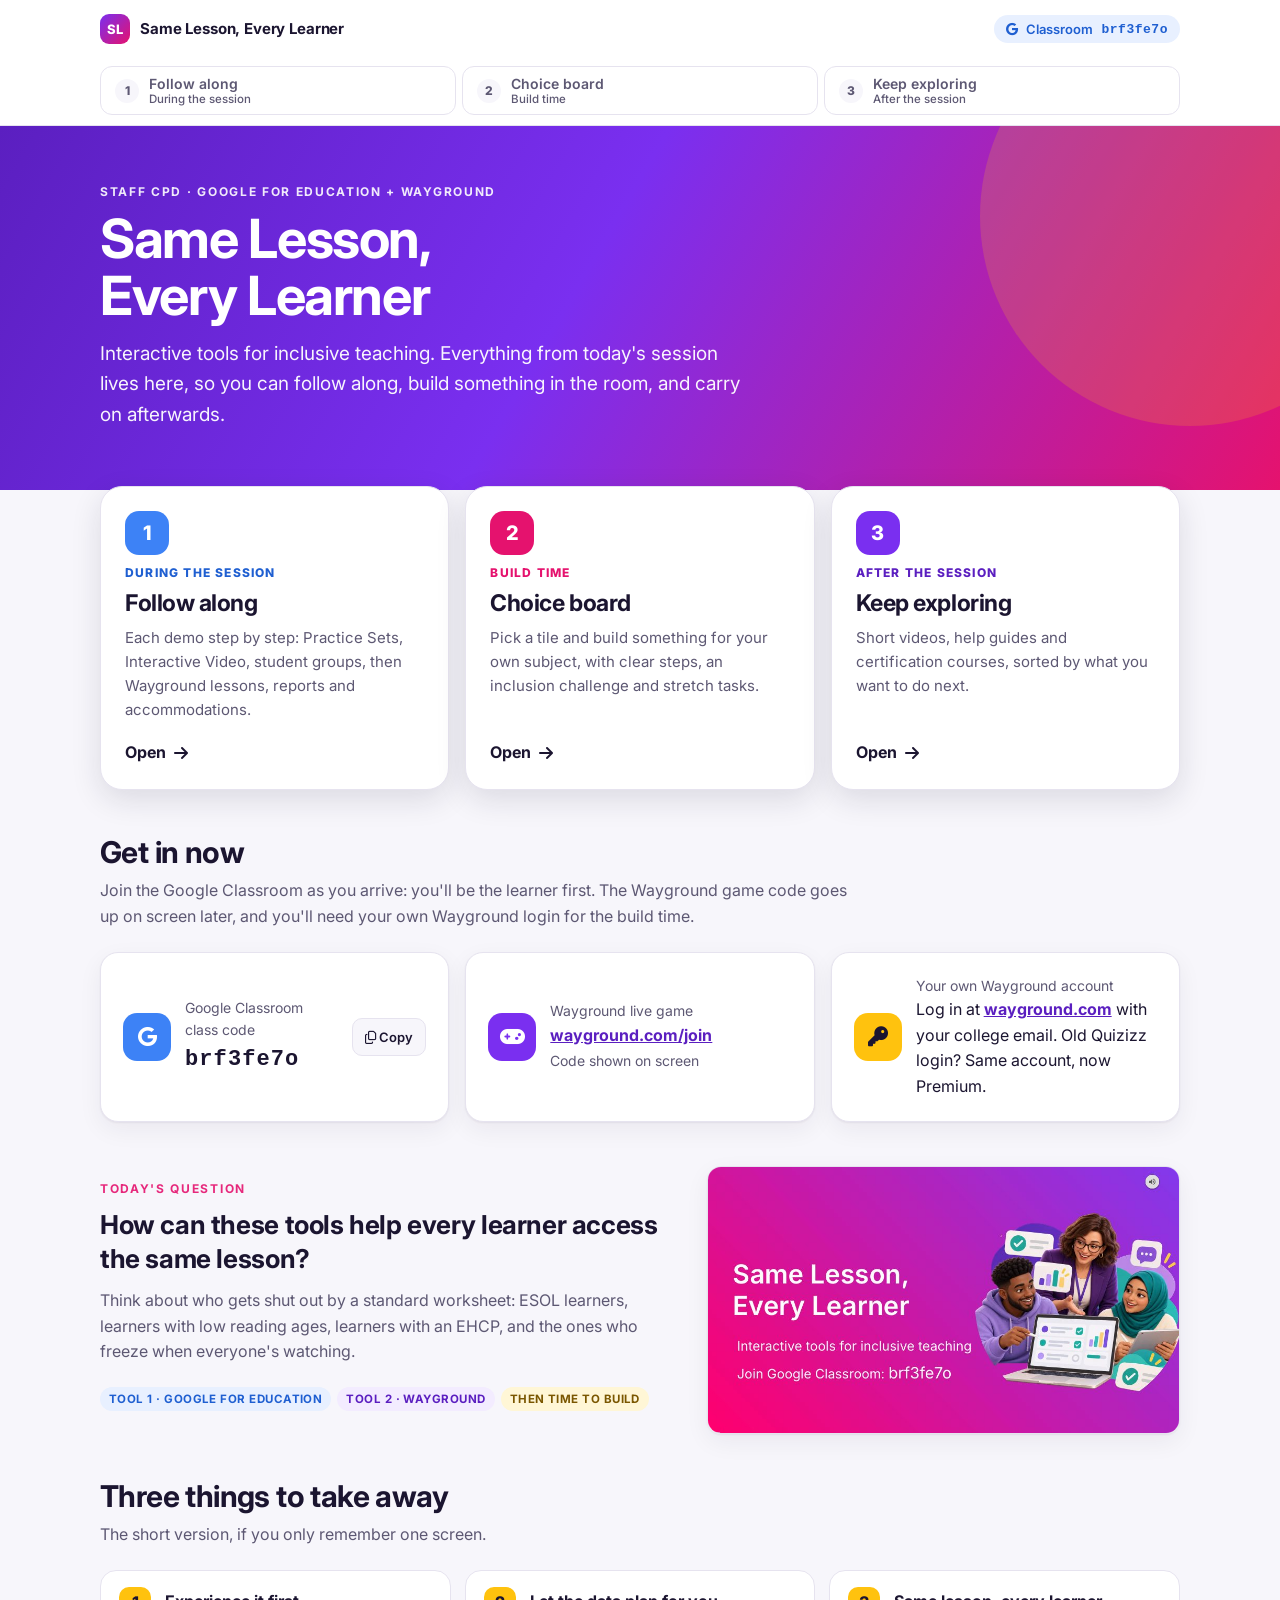
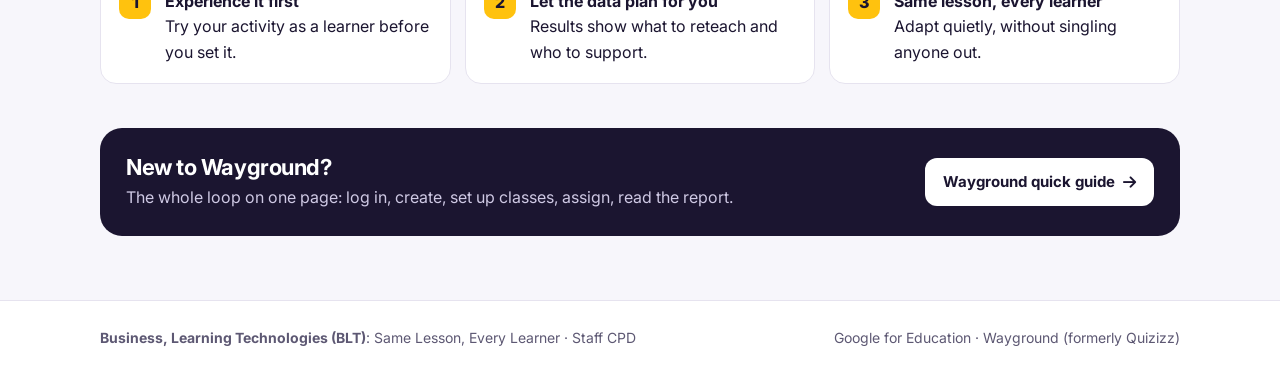
<file: index.html>
<!DOCTYPE html>
<html lang="en-GB">
<head>
<meta charset="UTF-8">
<meta name="viewport" content="width=device-width, initial-scale=1.0">
<title>Same Lesson, Every Learner</title>
<meta name="description" content="Session hub: Google for Education and Wayground for inclusive teaching.">
<meta property="og:title" content="Same Lesson, Every Learner">
<meta property="og:description" content="Session hub: Google for Education and Wayground for inclusive teaching.">
<link rel="icon" href="data:image/svg+xml,%3Csvg xmlns='http://www.w3.org/2000/svg' viewBox='0 0 32 32'%3E%3Crect width='32' height='32' rx='8' fill='%237a2ff0'/%3E%3Ctext x='16' y='22' font-family='Arial' font-weight='700' font-size='15' fill='white' text-anchor='middle'%3ESL%3C/text%3E%3C/svg%3E">
<link rel="preconnect" href="https://fonts.googleapis.com">
<link rel="preconnect" href="https://fonts.gstatic.com" crossorigin>
<link href="https://fonts.googleapis.com/css2?family=Inter:wght@400;500;600;700;800&display=swap" rel="stylesheet">
<link href="https://cdnjs.cloudflare.com/ajax/libs/font-awesome/6.5.2/css/all.min.css" rel="stylesheet">
<link href="assets/style.css?v=202611012305" rel="stylesheet">
</head>
<body>
<a class="skip" href="#main">Skip to content</a>
<header class="site-header">
  <div class="wrap">
    <div class="header-row">
      <a class="brand" href="index.html"><span class="brand-mark" aria-hidden="true">SL</span><span>Same Lesson<span class="brand-text-long">, Every Learner</span></span></a>
      <button class="code-pill" data-copy="brf3fe7o" title="Copy the Google Classroom code"><i class="fa-brands fa-google" aria-hidden="true"></i> Classroom <strong>brf3fe7o</strong></button>
    </div>
    <nav class="steps" aria-label="Session sections">
      <a class="step-link" href="follow-along.html"><span class="num">1</span><span class="t">Follow along<small>During the session</small></span></a>
      <a class="step-link" href="choice-board.html"><span class="num">2</span><span class="t">Choice board<small>Build time</small></span></a>
      <a class="step-link" href="explore.html"><span class="num">3</span><span class="t">Keep exploring<small>After the session</small></span></a>
    </nav>
  </div>
</header>

<section class="hero">
  <div class="wrap">
    <p class="eyebrow">Staff CPD · Google for Education + Wayground</p>
    <h1>Same Lesson,<br>Every Learner</h1>
    <p class="lede">Interactive tools for inclusive teaching. Everything from today's session lives here, so you can follow along, build something in the room, and carry on afterwards.</p>
  </div>
</section>

<main id="main">
  <div class="wrap">

    <div class="path-cards">
      <a class="path-card" href="follow-along.html">
        <div class="pnum bg-blue">1</div>
        <span class="when" style="color:var(--blue-dark)">During the session</span>
        <h2>Follow along</h2>
        <p>Each demo step by step: Practice Sets, Interactive Video, student groups, then Wayground lessons, reports and accommodations.</p>
        <span class="go">Open <i class="fa-solid fa-arrow-right" aria-hidden="true"></i></span>
      </a>
      <a class="path-card" href="choice-board.html">
        <div class="pnum bg-pink">2</div>
        <span class="when" style="color:var(--pink)">Build time</span>
        <h2>Choice board</h2>
        <p>Pick a tile and build something for your own subject, with clear steps, an inclusion challenge and stretch tasks.</p>
        <span class="go">Open <i class="fa-solid fa-arrow-right" aria-hidden="true"></i></span>
      </a>
      <a class="path-card" href="explore.html">
        <div class="pnum bg-purple">3</div>
        <span class="when" style="color:var(--purple-dark)">After the session</span>
        <h2>Keep exploring</h2>
        <p>Short videos, help guides and certification courses, sorted by what you want to do next.</p>
        <span class="go">Open <i class="fa-solid fa-arrow-right" aria-hidden="true"></i></span>
      </a>
    </div>

    <section class="block" style="margin-top:44px">
      <h2>Get in now</h2>
      <p class="sub">Join the Google Classroom as you arrive: you'll be the learner first. The Wayground game code goes up on screen later, and you'll need your own Wayground login for the build time.</p>
      <div class="join-grid">
        <div class="card join">
          <div class="icon bg-blue"><i class="fa-brands fa-google" aria-hidden="true"></i></div>
          <div>
            <p style="font-size:14px;color:var(--muted)">Google Classroom class code</p>
            <p class="code">brf3fe7o</p>
          </div>
          <button class="copy-btn" data-copy="brf3fe7o"><i class="fa-regular fa-copy" aria-hidden="true"></i> Copy</button>
        </div>
        <div class="card join">
          <div class="icon bg-purple"><i class="fa-solid fa-gamepad" aria-hidden="true"></i></div>
          <div>
            <p style="font-size:14px;color:var(--muted)">Wayground live game</p>
            <p><a href="https://wayground.com/join" target="_blank" rel="noopener"><strong>wayground.com/join</strong></a><br><span style="font-size:14px;color:var(--muted)">Code shown on screen</span></p>
          </div>
        </div>
        <div class="card join">
          <div class="icon bg-yellow"><i class="fa-solid fa-key" aria-hidden="true"></i></div>
          <div>
            <p style="font-size:14px;color:var(--muted)">Your own Wayground account</p>
            <p>Log in at <a href="https://wayground.com" target="_blank" rel="noopener"><strong>wayground.com</strong></a> with your college email. Old Quizizz login? Same account, now Premium.</p>
          </div>
        </div>
      </div>
    </section>

    <section class="block">
      <div class="split">
        <div>
          <p class="eyebrow" style="color:var(--pink)">Today's question</p>
          <p class="lead-q">How can these tools help every learner access the same lesson?</p>
          <p class="sub" style="margin-top:12px">Think about who gets shut out by a standard worksheet: ESOL learners, learners with low reading ages, learners with an EHCP, and the ones who freeze when everyone's watching.</p>
          <div class="tags">
            <span class="tag google">Tool 1 · Google for Education</span>
            <span class="tag wayground">Tool 2 · Wayground</span>
            <span class="tag time">Then time to build</span>
          </div>
        </div>
        <div class="figure"><img src="assets/img/session-title.jpg" alt="Session title slide: Same Lesson, Every Learner. Interactive tools for inclusive teaching." width="900" height="506"></div>
      </div>
    </section>

    <section class="block">
      <h2>Three things to take away</h2>
      <p class="sub">The short version, if you only remember one screen.</p>
      <ol class="takeaways">
        <li><strong>Experience it first</strong>Try your activity as a learner before you set it.</li>
        <li><strong>Let the data plan for you</strong>Results show what to reteach and who to support.</li>
        <li><strong>Same lesson, every learner</strong>Adapt quietly, without singling anyone out.</li>
      </ol>
    </section>

    <div class="next-band">
      <div>
        <h2>New to Wayground?</h2>
        <p>The whole loop on one page: log in, create, set up classes, assign, read the report.</p>
      </div>
      <a class="btn light" href="wayground-guide.html">Wayground quick guide <i class="fa-solid fa-arrow-right" aria-hidden="true"></i></a>
    </div>

  </div>
</main>

<footer>
  <div class="wrap">
    <p><strong>Business, Learning Technologies (BLT)</strong>: Same Lesson, Every Learner · Staff CPD</p>
    <p>Google for Education · Wayground (formerly Quizizz)</p>
  </div>
</footer>
<script src="assets/site.js?v=202611012305"></script>
</body>
</html>
</file>
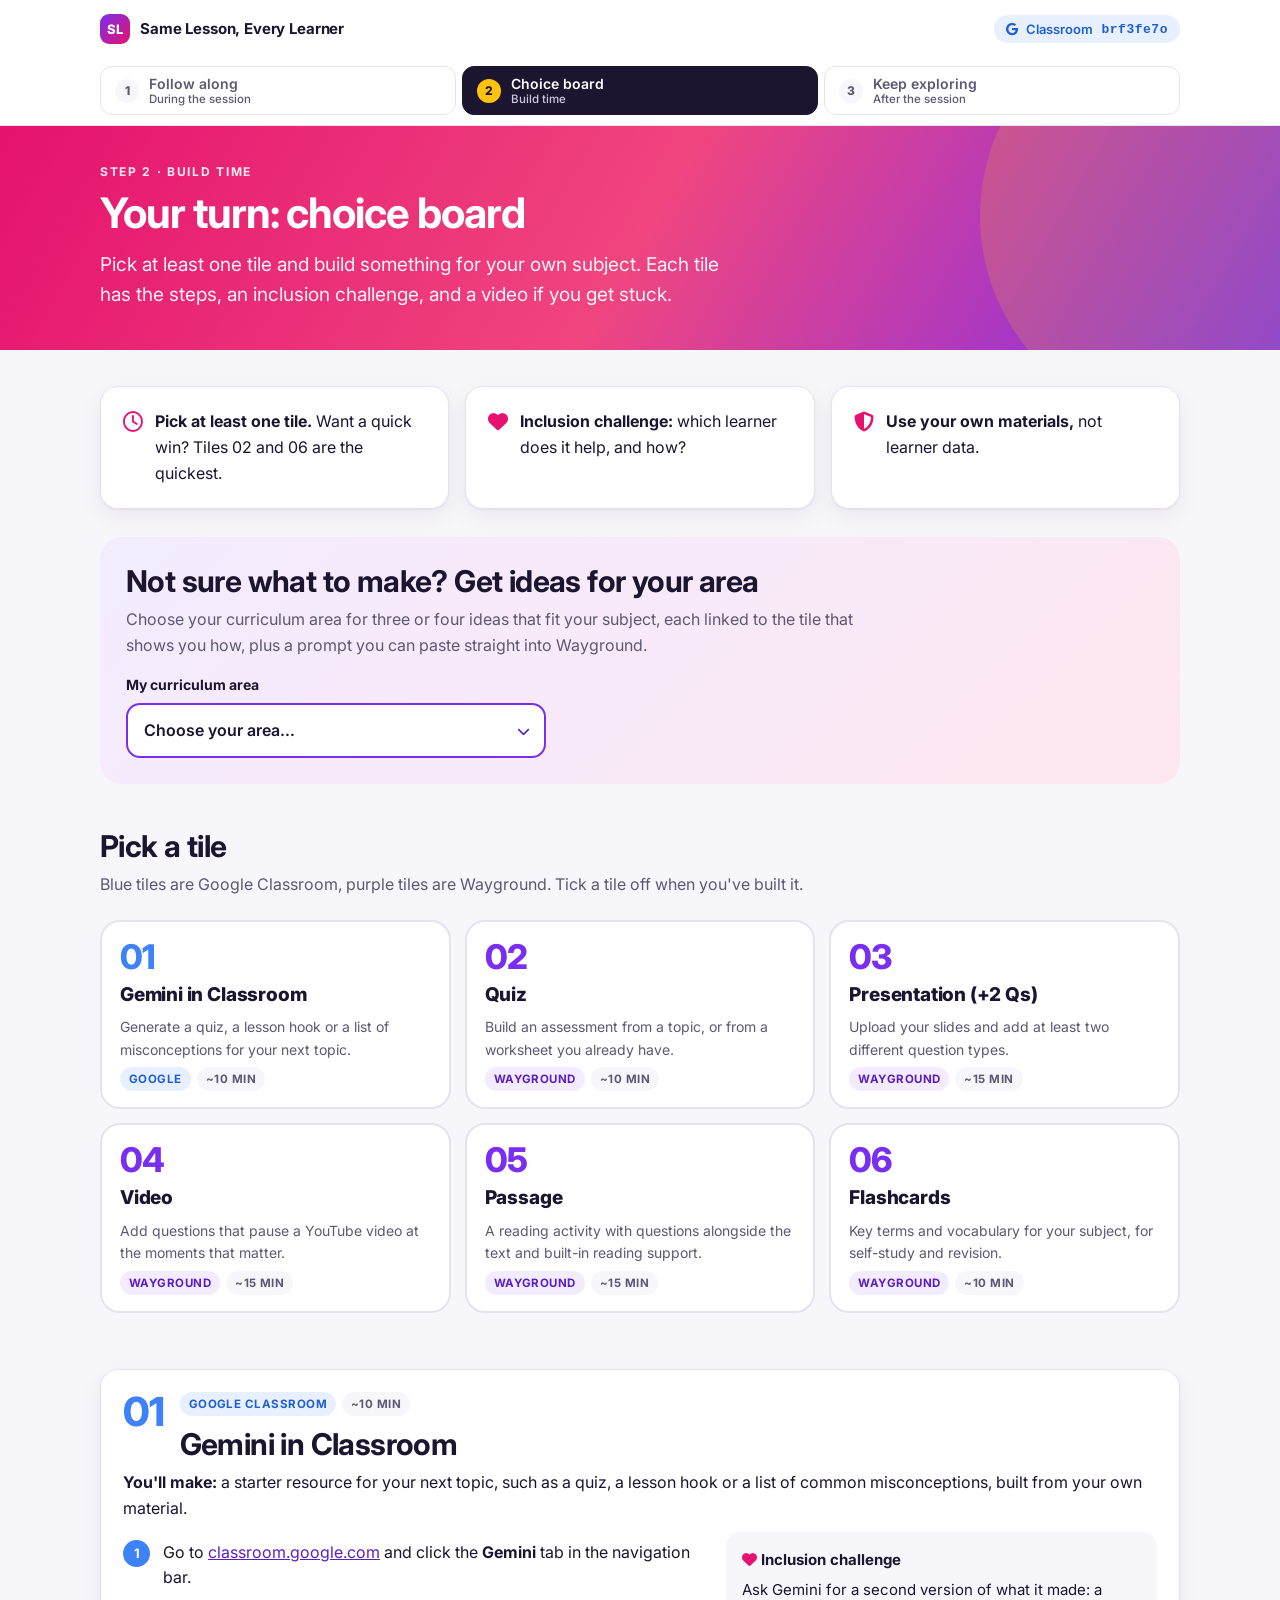
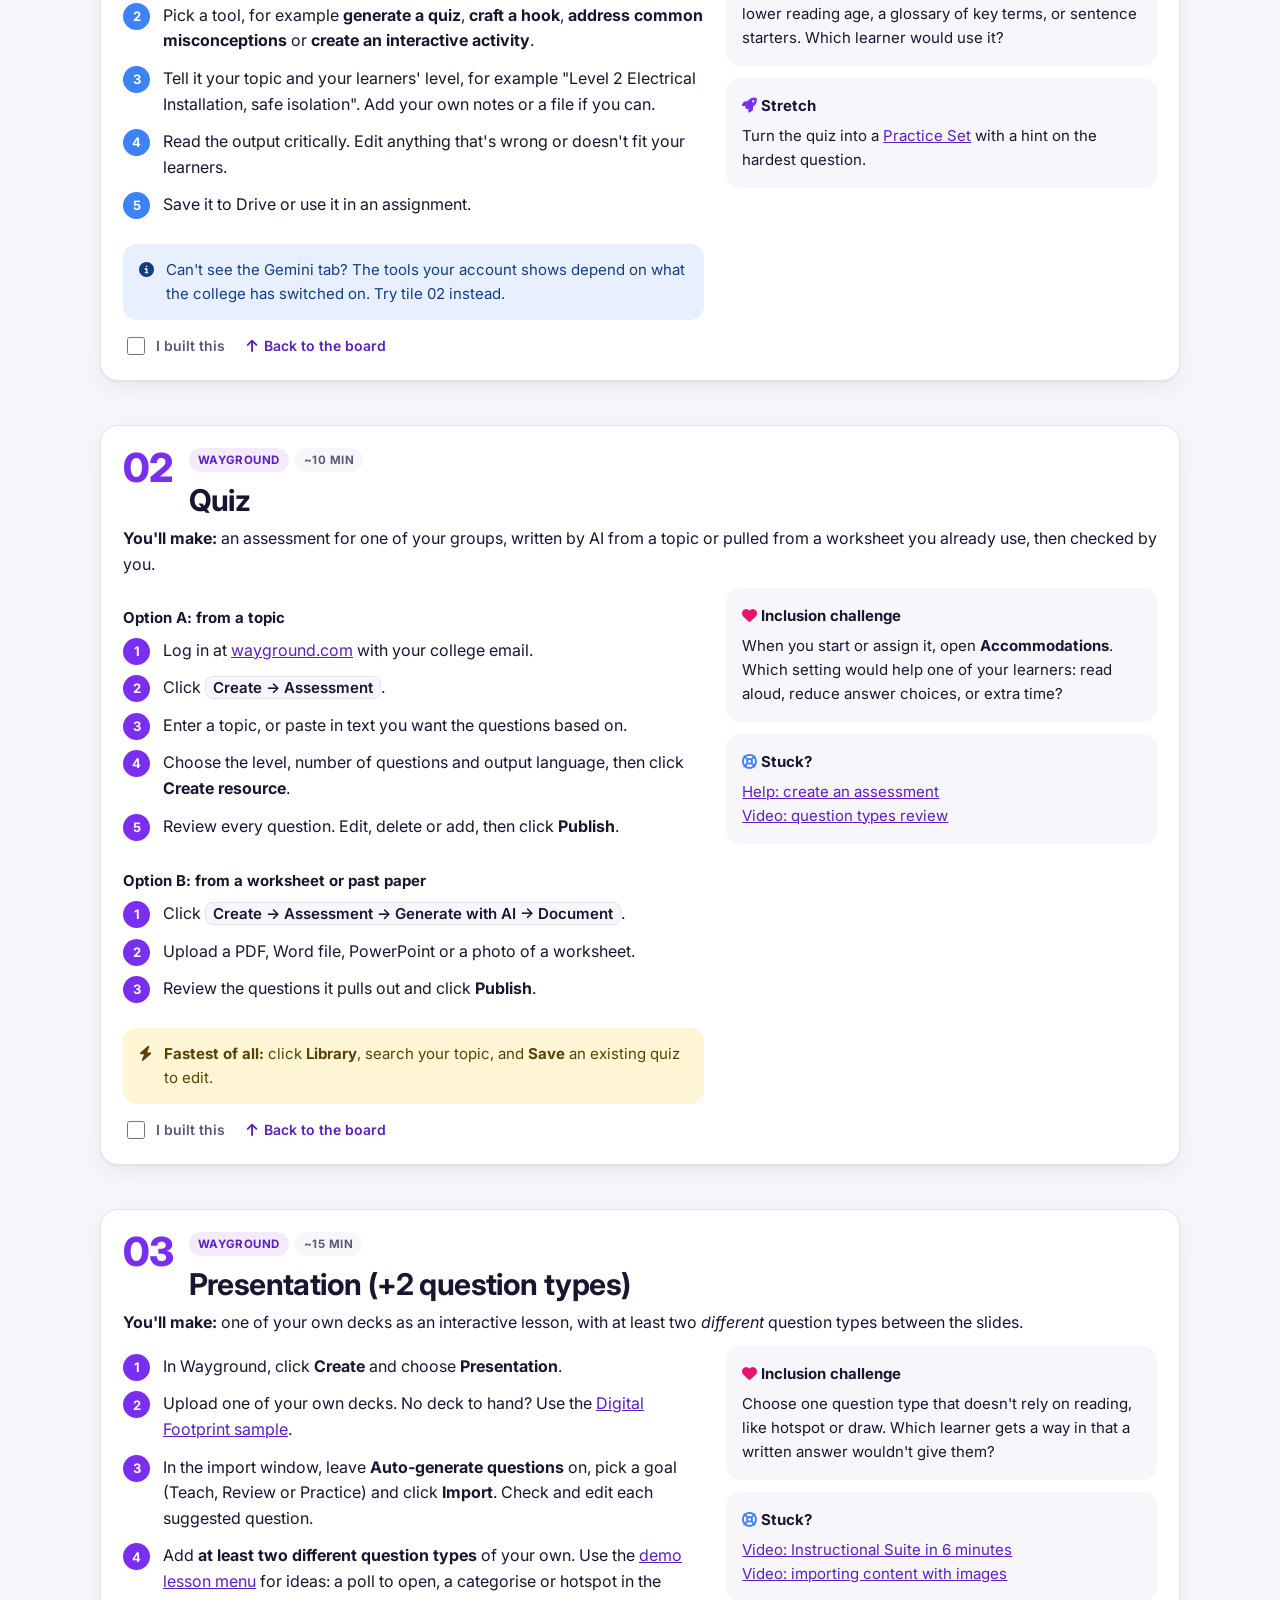
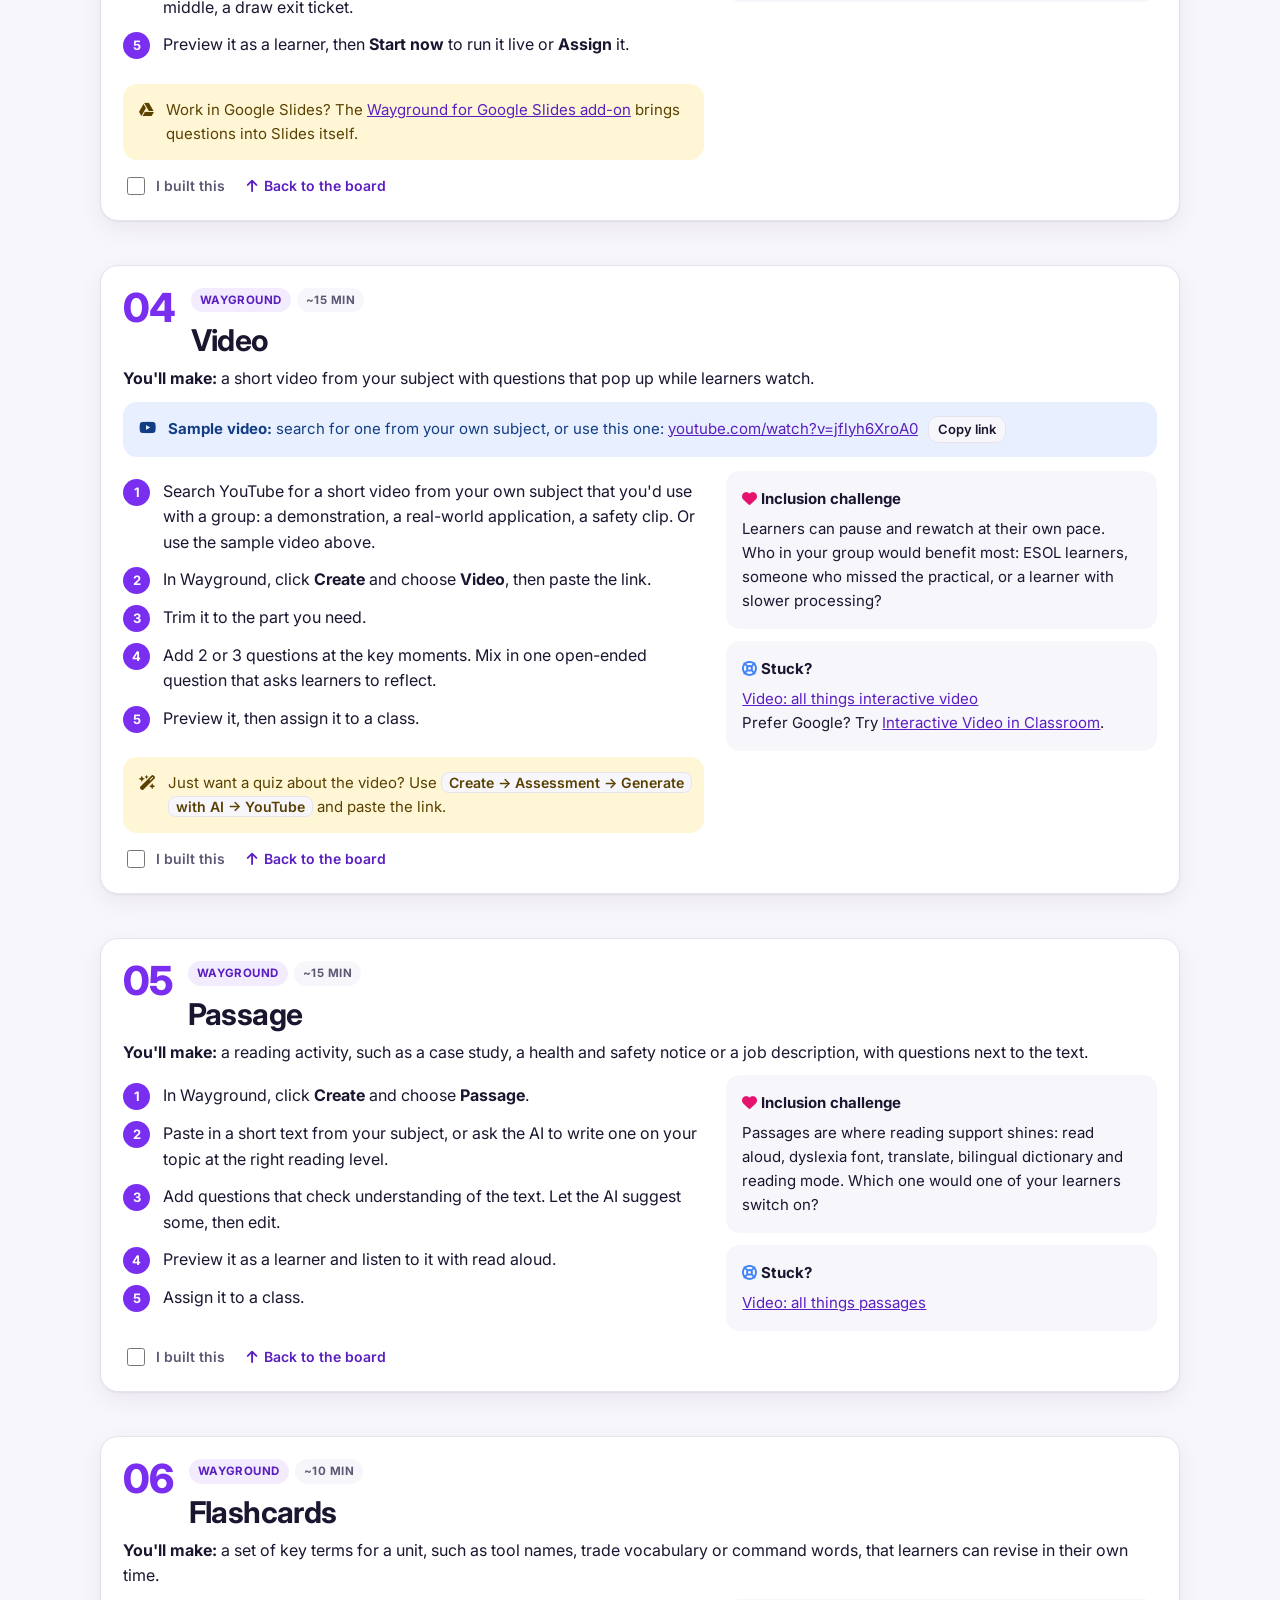
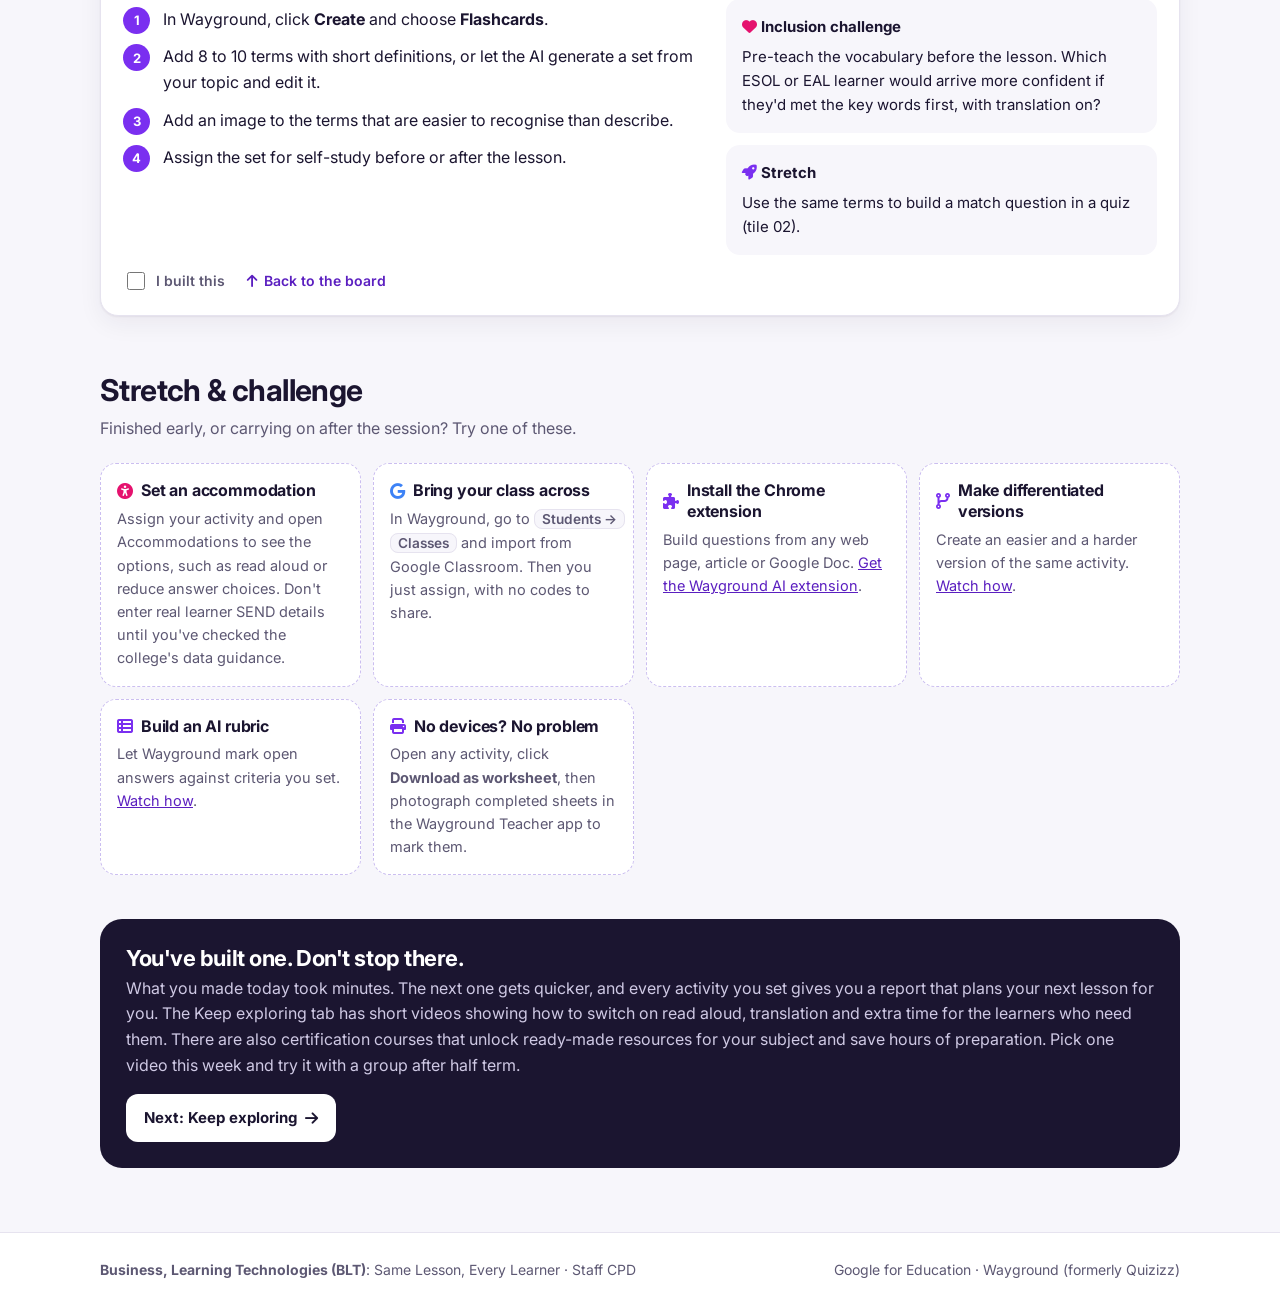
<file: choice-board.html>
<!DOCTYPE html>
<html lang="en-GB">
<head>
<meta charset="UTF-8">
<meta name="viewport" content="width=device-width, initial-scale=1.0">
<title>Choice Board | Same Lesson, Every Learner</title>
<meta name="description" content="Build time: pick a tile and build something for your own subject.">
<meta property="og:title" content="Choice Board | Same Lesson, Every Learner">
<meta property="og:description" content="Build time: pick a tile and build something for your own subject.">
<link rel="icon" href="data:image/svg+xml,%3Csvg xmlns='http://www.w3.org/2000/svg' viewBox='0 0 32 32'%3E%3Crect width='32' height='32' rx='8' fill='%237a2ff0'/%3E%3Ctext x='16' y='22' font-family='Arial' font-weight='700' font-size='15' fill='white' text-anchor='middle'%3ESL%3C/text%3E%3C/svg%3E">
<link rel="preconnect" href="https://fonts.googleapis.com">
<link rel="preconnect" href="https://fonts.gstatic.com" crossorigin>
<link href="https://fonts.googleapis.com/css2?family=Inter:wght@400;500;600;700;800&display=swap" rel="stylesheet">
<link href="https://cdnjs.cloudflare.com/ajax/libs/font-awesome/6.5.2/css/all.min.css" rel="stylesheet">
<link href="assets/style.css?v=202611012305" rel="stylesheet">
</head>
<body>
<a class="skip" href="#main">Skip to content</a>
<header class="site-header">
  <div class="wrap">
    <div class="header-row">
      <a class="brand" href="index.html"><span class="brand-mark" aria-hidden="true">SL</span><span>Same Lesson<span class="brand-text-long">, Every Learner</span></span></a>
      <button class="code-pill" data-copy="brf3fe7o" title="Copy the Google Classroom code"><i class="fa-brands fa-google" aria-hidden="true"></i> Classroom <strong>brf3fe7o</strong></button>
    </div>
    <nav class="steps" aria-label="Session sections">
      <a class="step-link" href="follow-along.html"><span class="num">1</span><span class="t">Follow along<small>During the session</small></span></a>
      <a class="step-link" href="choice-board.html" aria-current="page"><span class="num">2</span><span class="t">Choice board<small>Build time</small></span></a>
      <a class="step-link" href="explore.html"><span class="num">3</span><span class="t">Keep exploring<small>After the session</small></span></a>
    </nav>
  </div>
</header>

<section class="hero compact pink">
  <div class="wrap">
    <p class="eyebrow">Step 2 · Build time</p>
    <h1>Your turn: choice board</h1>
    <p class="lede">Pick at least one tile and build something for your own subject. Each tile has the steps, an inclusion challenge, and a video if you get stuck.</p>
  </div>
</section>

<main id="main">
  <div class="wrap">

    <div class="grid g3" style="margin-bottom:28px">
      <div class="card" style="display:flex;gap:12px;align-items:flex-start"><i class="fa-regular fa-clock" style="color:var(--pink);font-size:20px;margin-top:3px" aria-hidden="true"></i><p><strong>Pick at least one tile.</strong> Want a quick win? Tiles 02 and 06 are the quickest.</p></div>
      <div class="card" style="display:flex;gap:12px;align-items:flex-start"><i class="fa-solid fa-heart" style="color:var(--pink);font-size:20px;margin-top:3px" aria-hidden="true"></i><p><strong>Inclusion challenge:</strong> which learner does it help, and how?</p></div>
      <div class="card" style="display:flex;gap:12px;align-items:flex-start"><i class="fa-solid fa-shield-halved" style="color:var(--pink);font-size:20px;margin-top:3px" aria-hidden="true"></i><p><strong>Use your own materials,</strong> not learner data.</p></div>
    </div>

    <section class="block area-picker" id="ideas">
      <h2>Not sure what to make? Get ideas for your area</h2>
      <p class="sub">Choose your curriculum area for three or four ideas that fit your subject, each linked to the tile that shows you how, plus a prompt you can paste straight into Wayground.</p>
      <label for="area-select" class="area-label">My curriculum area</label>
      <div class="select-wrap">
        <select id="area-select">
          <option value="">Choose your area…</option>
        </select>
      </div>
      <div id="area-panel" class="area-panel card" hidden aria-live="polite"></div>
    </section>

    <h2 id="board">Pick a tile</h2>
    <p class="sub">Blue tiles are Google Classroom, purple tiles are Wayground. Tick a tile off when you've built it.</p>

    <div class="board" style="margin-bottom:56px">
      <a class="tile google" href="#t1" data-tile="t1"><span class="tick"><i class="fa-solid fa-check" aria-hidden="true"></i></span><span class="tnum">01</span><span class="tname">Gemini in Classroom</span><span class="tdesc">Generate a quiz, a lesson hook or a list of misconceptions for your next topic.</span><span class="tmeta"><span class="tag google">Google</span><span class="tag neutral">~10 min</span></span></a>
      <a class="tile wayground" href="#t2" data-tile="t2"><span class="tick"><i class="fa-solid fa-check" aria-hidden="true"></i></span><span class="tnum">02</span><span class="tname">Quiz</span><span class="tdesc">Build an assessment from a topic, or from a worksheet you already have.</span><span class="tmeta"><span class="tag wayground">Wayground</span><span class="tag neutral">~10 min</span></span></a>
      <a class="tile wayground" href="#t3" data-tile="t3"><span class="tick"><i class="fa-solid fa-check" aria-hidden="true"></i></span><span class="tnum">03</span><span class="tname">Presentation (+2 Qs)</span><span class="tdesc">Upload your slides and add at least two different question types.</span><span class="tmeta"><span class="tag wayground">Wayground</span><span class="tag neutral">~15 min</span></span></a>
      <a class="tile wayground" href="#t4" data-tile="t4"><span class="tick"><i class="fa-solid fa-check" aria-hidden="true"></i></span><span class="tnum">04</span><span class="tname">Video</span><span class="tdesc">Add questions that pause a YouTube video at the moments that matter.</span><span class="tmeta"><span class="tag wayground">Wayground</span><span class="tag neutral">~15 min</span></span></a>
      <a class="tile wayground" href="#t5" data-tile="t5"><span class="tick"><i class="fa-solid fa-check" aria-hidden="true"></i></span><span class="tnum">05</span><span class="tname">Passage</span><span class="tdesc">A reading activity with questions alongside the text and built-in reading support.</span><span class="tmeta"><span class="tag wayground">Wayground</span><span class="tag neutral">~15 min</span></span></a>
      <a class="tile wayground" href="#t6" data-tile="t6"><span class="tick"><i class="fa-solid fa-check" aria-hidden="true"></i></span><span class="tnum">06</span><span class="tname">Flashcards</span><span class="tdesc">Key terms and vocabulary for your subject, for self-study and revision.</span><span class="tmeta"><span class="tag wayground">Wayground</span><span class="tag neutral">~10 min</span></span></a>
    </div>

    <!-- 01 -->
    <section class="block task google card" id="t1">
      <div class="task-head"><span class="big">01</span><div><div class="tags"><span class="tag google">Google Classroom</span><span class="tag neutral">~10 min</span></div><h2 style="margin:0">Gemini in Classroom</h2></div></div>
      <p><strong>You'll make:</strong> a starter resource for your next topic, such as a quiz, a lesson hook or a list of common misconceptions, built from your own material.</p>
      <div class="task-cols">
        <div>
          <ol class="steplist blue">
            <li>Go to <a href="https://classroom.google.com" target="_blank" rel="noopener">classroom.google.com</a> and click the <strong>Gemini</strong> tab in the navigation bar.</li>
            <li>Pick a tool, for example <strong>generate a quiz</strong>, <strong>craft a hook</strong>, <strong>address common misconceptions</strong> or <strong>create an interactive activity</strong>.</li>
            <li>Tell it your topic and your learners' level, for example "Level 2 Electrical Installation, safe isolation". Add your own notes or a file if you can.</li>
            <li>Read the output critically. Edit anything that's wrong or doesn't fit your learners.</li>
            <li>Save it to Drive or use it in an assignment.</li>
          </ol>
          <div class="callout info"><i class="fa-solid fa-circle-info" aria-hidden="true"></i><p>Can't see the Gemini tab? The tools your account shows depend on what the college has switched on. Try tile 02 instead.</p></div>
        </div>
        <div>
          <div class="side-box"><h4><i class="fa-solid fa-heart" style="color:var(--pink)" aria-hidden="true"></i> Inclusion challenge</h4><p>Ask Gemini for a second version of what it made: a lower reading age, a glossary of key terms, or sentence starters. Which learner would use it?</p></div>
          <div class="side-box"><h4><i class="fa-solid fa-rocket" style="color:var(--purple)" aria-hidden="true"></i> Stretch</h4><p>Turn the quiz into a <a href="follow-along.html#practice-sets">Practice Set</a> with a hint on the hardest question.</p></div>
        </div>
      </div>
      <label class="done-toggle"><input type="checkbox" data-done="t1"> I built this</label>
      <a class="back-top" href="#board"><i class="fa-solid fa-arrow-up" aria-hidden="true"></i> Back to the board</a>
    </section>

    <!-- 02 -->
    <section class="block task card" id="t2">
      <div class="task-head"><span class="big">02</span><div><div class="tags"><span class="tag wayground">Wayground</span><span class="tag neutral">~10 min</span></div><h2 style="margin:0">Quiz</h2></div></div>
      <p><strong>You'll make:</strong> an assessment for one of your groups, written by AI from a topic or pulled from a worksheet you already use, then checked by you.</p>
      <div class="task-cols">
        <div>
          <h4>Option A: from a topic</h4>
          <ol class="steplist purple">
            <li>Log in at <a href="https://wayground.com" target="_blank" rel="noopener">wayground.com</a> with your college email.</li>
            <li>Click <span class="path">Create → Assessment</span>.</li>
            <li>Enter a topic, or paste in text you want the questions based on.</li>
            <li>Choose the level, number of questions and output language, then click <strong>Create resource</strong>.</li>
            <li>Review every question. Edit, delete or add, then click <strong>Publish</strong>.</li>
          </ol>
          <h4>Option B: from a worksheet or past paper</h4>
          <ol class="steplist purple">
            <li>Click <span class="path">Create → Assessment → Generate with AI → Document</span>.</li>
            <li>Upload a PDF, Word file, PowerPoint or a photo of a worksheet.</li>
            <li>Review the questions it pulls out and click <strong>Publish</strong>.</li>
          </ol>
          <div class="callout tip"><i class="fa-solid fa-bolt" aria-hidden="true"></i><p><strong>Fastest of all:</strong> click <strong>Library</strong>, search your topic, and <strong>Save</strong> an existing quiz to edit.</p></div>
        </div>
        <div>
          <div class="side-box"><h4><i class="fa-solid fa-heart" style="color:var(--pink)" aria-hidden="true"></i> Inclusion challenge</h4><p>When you start or assign it, open <strong>Accommodations</strong>. Which setting would help one of your learners: read aloud, reduce answer choices, or extra time?</p></div>
          <div class="side-box"><h4><i class="fa-solid fa-life-ring" style="color:var(--blue)" aria-hidden="true"></i> Stuck?</h4><p><a href="https://help.wayground.com/support/solutions/articles/158000462332-create-an-assessment-quiz" target="_blank" rel="noopener">Help: create an assessment</a><br><a href="https://youtu.be/eHWEYkYRXfk" target="_blank" rel="noopener">Video: question types review</a></p></div>
        </div>
      </div>
      <label class="done-toggle"><input type="checkbox" data-done="t2"> I built this</label>
      <a class="back-top" href="#board"><i class="fa-solid fa-arrow-up" aria-hidden="true"></i> Back to the board</a>
    </section>

    <!-- 03 -->
    <section class="block task card" id="t3">
      <div class="task-head"><span class="big">03</span><div><div class="tags"><span class="tag wayground">Wayground</span><span class="tag neutral">~15 min</span></div><h2 style="margin:0">Presentation (+2 question types)</h2></div></div>
      <p><strong>You'll make:</strong> one of your own decks as an interactive lesson, with at least two <em>different</em> question types between the slides.</p>
      <div class="task-cols">
        <div>
          <ol class="steplist purple">
            <li>In Wayground, click <strong>Create</strong> and choose <strong>Presentation</strong>.</li>
            <li>Upload one of your own decks. No deck to hand? Use the <a href="downloads/Your_Digital_Footprint_-_Wayground_Sample.pptx" download>Digital Footprint sample</a>.</li>
            <li>In the import window, leave <strong>Auto-generate questions</strong> on, pick a goal (Teach, Review or Practice) and click <strong>Import</strong>. Check and edit each suggested question.</li>
            <li>Add <strong>at least two different question types</strong> of your own. Use the <a href="follow-along.html#demo-lesson">demo lesson menu</a> for ideas: a poll to open, a categorise or hotspot in the middle, a draw exit ticket.</li>
            <li>Preview it as a learner, then <strong>Start now</strong> to run it live or <strong>Assign</strong> it.</li>
          </ol>
          <div class="callout tip"><i class="fa-brands fa-google-drive" aria-hidden="true"></i><p>Work in Google Slides? The <a href="https://workspace.google.com/marketplace/app/wayground_for_google_slides/533822536351" target="_blank" rel="noopener">Wayground for Google Slides add-on</a> brings questions into Slides itself.</p></div>
        </div>
        <div>
          <div class="side-box"><h4><i class="fa-solid fa-heart" style="color:var(--pink)" aria-hidden="true"></i> Inclusion challenge</h4><p>Choose one question type that doesn't rely on reading, like hotspot or draw. Which learner gets a way in that a written answer wouldn't give them?</p></div>
          <div class="side-box"><h4><i class="fa-solid fa-life-ring" style="color:var(--blue)" aria-hidden="true"></i> Stuck?</h4><p><a href="https://youtu.be/Qbh4YCu0cH0" target="_blank" rel="noopener">Video: Instructional Suite in 6 minutes</a><br><a href="https://www.loom.com/share/d8bb94696f83420bba6940b2469b8a14" target="_blank" rel="noopener">Video: importing content with images</a></p></div>
        </div>
      </div>
      <label class="done-toggle"><input type="checkbox" data-done="t3"> I built this</label>
      <a class="back-top" href="#board"><i class="fa-solid fa-arrow-up" aria-hidden="true"></i> Back to the board</a>
    </section>

    <!-- 04 -->
    <section class="block task card" id="t4">
      <div class="task-head"><span class="big">04</span><div><div class="tags"><span class="tag wayground">Wayground</span><span class="tag neutral">~15 min</span></div><h2 style="margin:0">Video</h2></div></div>
      <p><strong>You'll make:</strong> a short video from your subject with questions that pop up while learners watch.</p>
      <div class="callout info" style="margin:6px 0 14px"><i class="fa-brands fa-youtube" aria-hidden="true"></i><p><strong>Sample video:</strong> search for one from your own subject, or use this one: <a href="https://www.youtube.com/watch?v=jflyh6XroA0" target="_blank" rel="noopener">youtube.com/watch?v=jflyh6XroA0</a> <button class="copy-btn" style="margin-left:6px;padding:2px 9px" data-copy="https://www.youtube.com/watch?v=jflyh6XroA0">Copy link</button></p></div>
      <div class="task-cols">
        <div>
          <ol class="steplist purple">
            <li>Search YouTube for a short video from your own subject that you'd use with a group: a demonstration, a real-world application, a safety clip. Or use the sample video above.</li>
            <li>In Wayground, click <strong>Create</strong> and choose <strong>Video</strong>, then paste the link.</li>
            <li>Trim it to the part you need.</li>
            <li>Add 2 or 3 questions at the key moments. Mix in one open-ended question that asks learners to reflect.</li>
            <li>Preview it, then assign it to a class.</li>
          </ol>
          <div class="callout tip"><i class="fa-solid fa-wand-magic-sparkles" aria-hidden="true"></i><p>Just want a quiz about the video? Use <span class="path">Create → Assessment → Generate with AI → YouTube</span> and paste the link.</p></div>
        </div>
        <div>
          <div class="side-box"><h4><i class="fa-solid fa-heart" style="color:var(--pink)" aria-hidden="true"></i> Inclusion challenge</h4><p>Learners can pause and rewatch at their own pace. Who in your group would benefit most: ESOL learners, someone who missed the practical, or a learner with slower processing?</p></div>
          <div class="side-box"><h4><i class="fa-solid fa-life-ring" style="color:var(--blue)" aria-hidden="true"></i> Stuck?</h4><p><a href="https://www.loom.com/share/2e8d15f3d8fc48538c9a76f322e72c1a" target="_blank" rel="noopener">Video: all things interactive video</a><br>Prefer Google? Try <a href="follow-along.html#interactive-video">Interactive Video in Classroom</a>.</p></div>
        </div>
      </div>
      <label class="done-toggle"><input type="checkbox" data-done="t4"> I built this</label>
      <a class="back-top" href="#board"><i class="fa-solid fa-arrow-up" aria-hidden="true"></i> Back to the board</a>
    </section>

    <!-- 05 -->
    <section class="block task card" id="t5">
      <div class="task-head"><span class="big">05</span><div><div class="tags"><span class="tag wayground">Wayground</span><span class="tag neutral">~15 min</span></div><h2 style="margin:0">Passage</h2></div></div>
      <p><strong>You'll make:</strong> a reading activity, such as a case study, a health and safety notice or a job description, with questions next to the text.</p>
      <div class="task-cols">
        <div>
          <ol class="steplist purple">
            <li>In Wayground, click <strong>Create</strong> and choose <strong>Passage</strong>.</li>
            <li>Paste in a short text from your subject, or ask the AI to write one on your topic at the right reading level.</li>
            <li>Add questions that check understanding of the text. Let the AI suggest some, then edit.</li>
            <li>Preview it as a learner and listen to it with read aloud.</li>
            <li>Assign it to a class.</li>
          </ol>
        </div>
        <div>
          <div class="side-box"><h4><i class="fa-solid fa-heart" style="color:var(--pink)" aria-hidden="true"></i> Inclusion challenge</h4><p>Passages are where reading support shines: read aloud, dyslexia font, translate, bilingual dictionary and reading mode. Which one would one of your learners switch on?</p></div>
          <div class="side-box"><h4><i class="fa-solid fa-life-ring" style="color:var(--blue)" aria-hidden="true"></i> Stuck?</h4><p><a href="https://www.loom.com/share/a1efb445d9df49afbf3f4febab0d1f23" target="_blank" rel="noopener">Video: all things passages</a></p></div>
        </div>
      </div>
      <label class="done-toggle"><input type="checkbox" data-done="t5"> I built this</label>
      <a class="back-top" href="#board"><i class="fa-solid fa-arrow-up" aria-hidden="true"></i> Back to the board</a>
    </section>

    <!-- 06 -->
    <section class="block task card" id="t6">
      <div class="task-head"><span class="big">06</span><div><div class="tags"><span class="tag wayground">Wayground</span><span class="tag neutral">~10 min</span></div><h2 style="margin:0">Flashcards</h2></div></div>
      <p><strong>You'll make:</strong> a set of key terms for a unit, such as tool names, trade vocabulary or command words, that learners can revise in their own time.</p>
      <div class="task-cols">
        <div>
          <ol class="steplist purple">
            <li>In Wayground, click <strong>Create</strong> and choose <strong>Flashcards</strong>.</li>
            <li>Add 8 to 10 terms with short definitions, or let the AI generate a set from your topic and edit it.</li>
            <li>Add an image to the terms that are easier to recognise than describe.</li>
            <li>Assign the set for self-study before or after the lesson.</li>
          </ol>
        </div>
        <div>
          <div class="side-box"><h4><i class="fa-solid fa-heart" style="color:var(--pink)" aria-hidden="true"></i> Inclusion challenge</h4><p>Pre-teach the vocabulary before the lesson. Which ESOL or EAL learner would arrive more confident if they'd met the key words first, with translation on?</p></div>
          <div class="side-box"><h4><i class="fa-solid fa-rocket" style="color:var(--purple)" aria-hidden="true"></i> Stretch</h4><p>Use the same terms to build a match question in a quiz (tile 02).</p></div>
        </div>
      </div>
      <label class="done-toggle"><input type="checkbox" data-done="t6"> I built this</label>
      <a class="back-top" href="#board"><i class="fa-solid fa-arrow-up" aria-hidden="true"></i> Back to the board</a>
    </section>

    <!-- Stretch & challenge -->
    <section class="block" id="stretch" style="margin-top:56px">
      <h2>Stretch &amp; challenge</h2>
      <p class="sub">Finished early, or carrying on after the session? Try one of these.</p>
      <div class="challenge-grid">
        <div class="challenge"><h3><i class="fa-solid fa-universal-access" style="color:var(--pink)" aria-hidden="true"></i> Set an accommodation</h3><p>Assign your activity and open Accommodations to see the options, such as read aloud or reduce answer choices. Don't enter real learner SEND details until you've checked the college's data guidance.</p></div>
        <div class="challenge"><h3><i class="fa-brands fa-google" style="color:var(--blue)" aria-hidden="true"></i> Bring your class across</h3><p>In Wayground, go to <span class="path">Students → Classes</span> and import from Google Classroom. Then you just assign, with no codes to share.</p></div>
        <div class="challenge"><h3><i class="fa-solid fa-puzzle-piece" style="color:var(--purple)" aria-hidden="true"></i> Install the Chrome extension</h3><p>Build questions from any web page, article or Google Doc. <a href="https://chromewebstore.google.com/detail/wayground-ai/jnegnfbcjklhkmoihoakeijbealomipg" target="_blank" rel="noopener">Get the Wayground AI extension</a>.</p></div>
        <div class="challenge"><h3><i class="fa-solid fa-code-branch" style="color:var(--purple)" aria-hidden="true"></i> Make differentiated versions</h3><p>Create an easier and a harder version of the same activity. <a href="https://www.loom.com/share/3ccc4bb20d664bf887d7e5e03ebe86bb" target="_blank" rel="noopener">Watch how</a>.</p></div>
        <div class="challenge"><h3><i class="fa-solid fa-table-list" style="color:var(--purple)" aria-hidden="true"></i> Build an AI rubric</h3><p>Let Wayground mark open answers against criteria you set. <a href="https://www.loom.com/share/48ba0034d94b49199f0a307bbe3a2410" target="_blank" rel="noopener">Watch how</a>.</p></div>
        <div class="challenge"><h3><i class="fa-solid fa-print" style="color:var(--purple)" aria-hidden="true"></i> No devices? No problem</h3><p>Open any activity, click <strong>Download as worksheet</strong>, then photograph completed sheets in the Wayground Teacher app to mark them.</p></div>
      </div>
    </section>

    <div class="next-band">
      <div>
        <h2>You've built one. Don't stop there.</h2>
        <p>What you made today took minutes. The next one gets quicker, and every activity you set gives you a report that plans your next lesson for you. The Keep exploring tab has short videos showing how to switch on read aloud, translation and extra time for the learners who need them. There are also certification courses that unlock ready-made resources for your subject and save hours of preparation. Pick one video this week and try it with a group after half term.</p>
      </div>
      <a class="btn light" href="explore.html">Next: Keep exploring <i class="fa-solid fa-arrow-right" aria-hidden="true"></i></a>
    </div>

  </div>
</main>
<script src="assets/areas.js?v=202611012305"></script>

<footer>
  <div class="wrap">
    <p><strong>Business, Learning Technologies (BLT)</strong>: Same Lesson, Every Learner · Staff CPD</p>
    <p>Google for Education · Wayground (formerly Quizizz)</p>
  </div>
</footer>
<script src="assets/site.js?v=202611012305"></script>
</body>
</html>
</file>
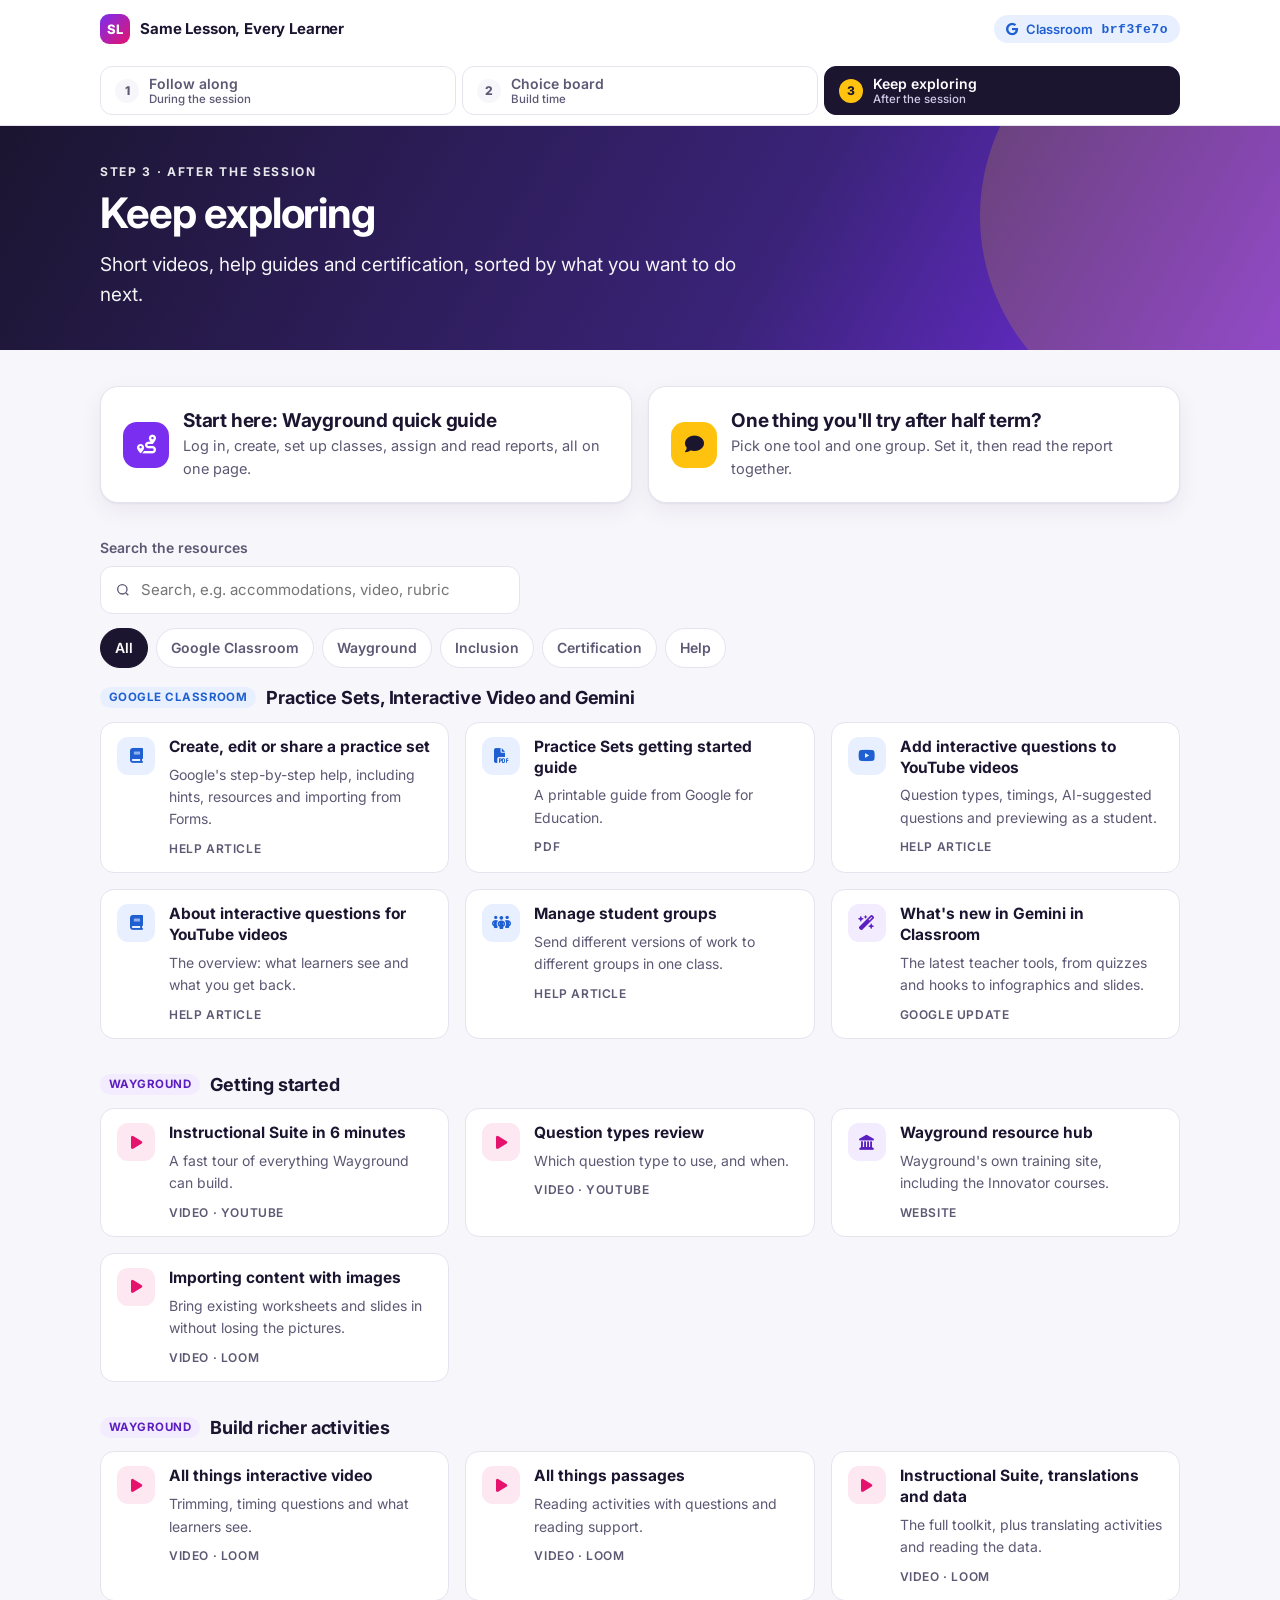
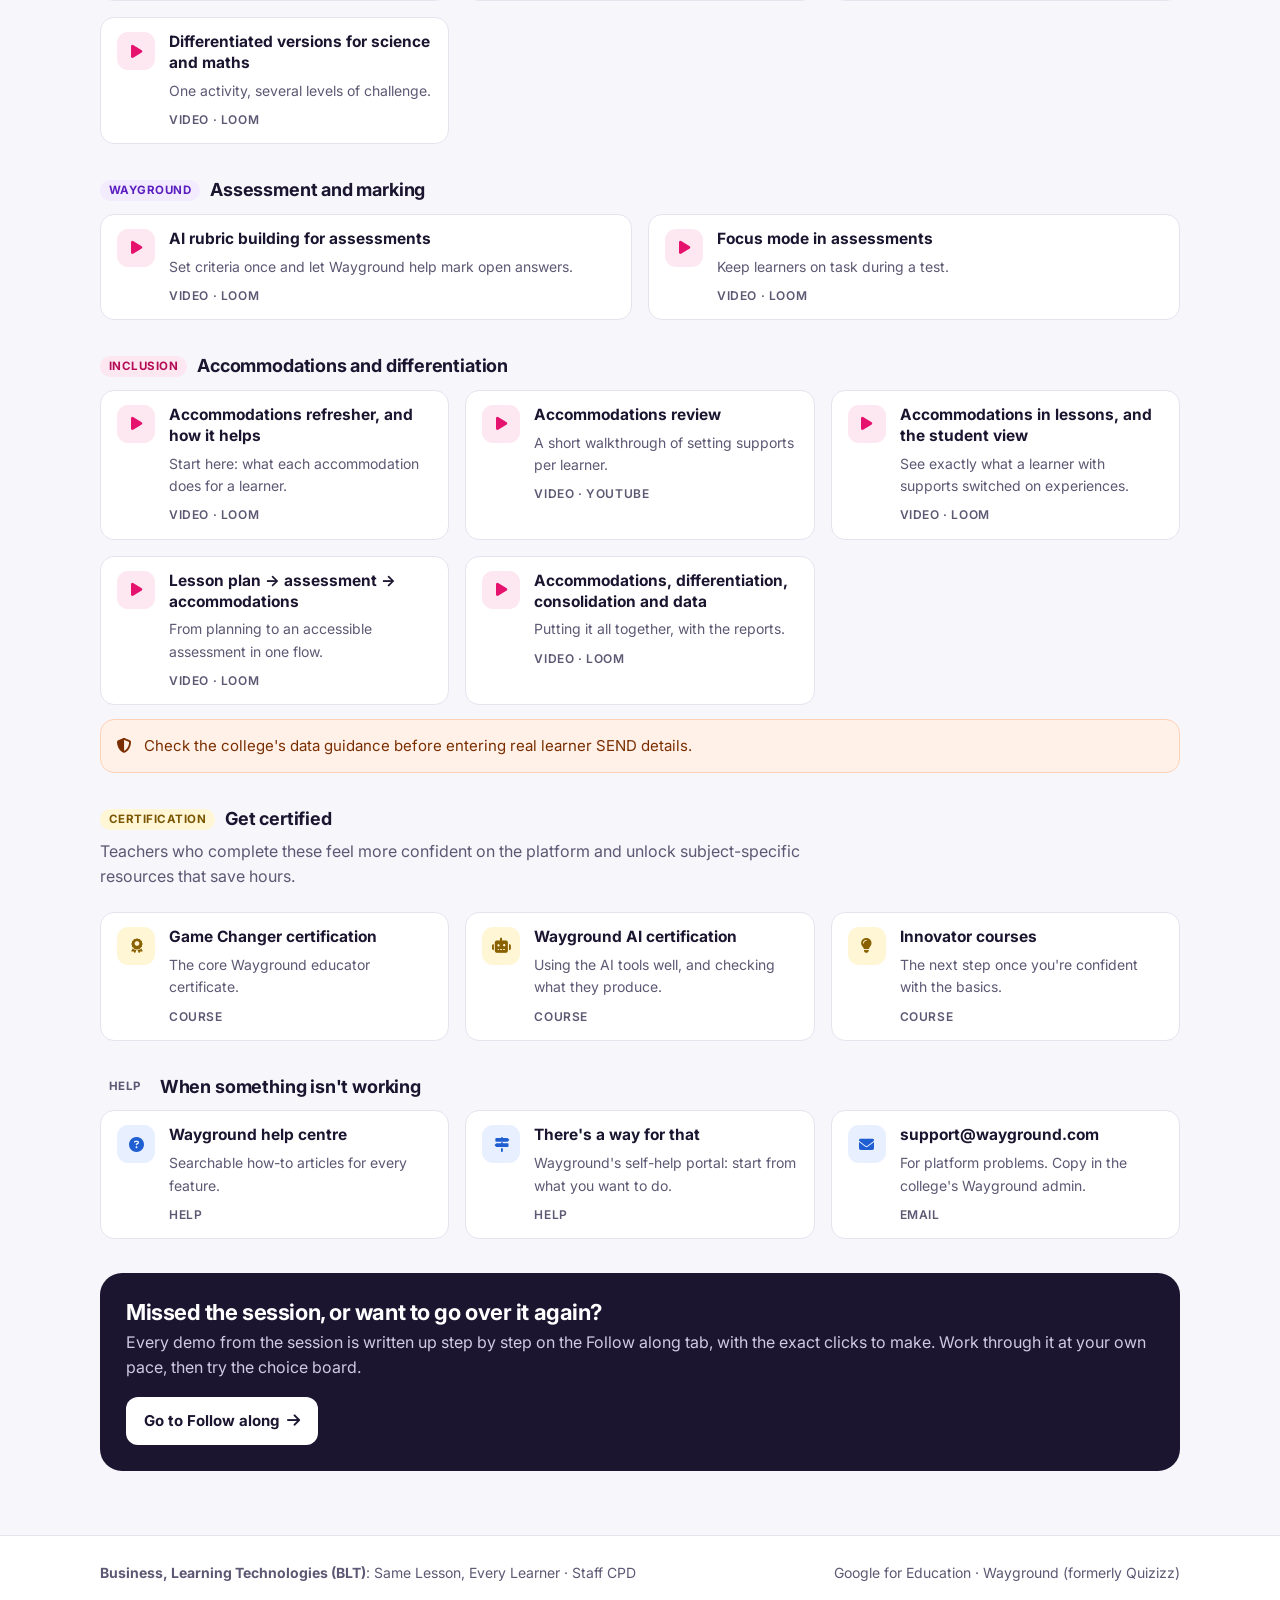
<file: explore.html>
<!DOCTYPE html>
<html lang="en-GB">
<head>
<meta charset="UTF-8">
<meta name="viewport" content="width=device-width, initial-scale=1.0">
<title>Keep Exploring | Same Lesson, Every Learner</title>
<meta name="description" content="Videos, guides and certification to carry on after the session.">
<meta property="og:title" content="Keep Exploring | Same Lesson, Every Learner">
<meta property="og:description" content="Videos, guides and certification to carry on after the session.">
<link rel="icon" href="data:image/svg+xml,%3Csvg xmlns='http://www.w3.org/2000/svg' viewBox='0 0 32 32'%3E%3Crect width='32' height='32' rx='8' fill='%237a2ff0'/%3E%3Ctext x='16' y='22' font-family='Arial' font-weight='700' font-size='15' fill='white' text-anchor='middle'%3ESL%3C/text%3E%3C/svg%3E">
<link rel="preconnect" href="https://fonts.googleapis.com">
<link rel="preconnect" href="https://fonts.gstatic.com" crossorigin>
<link href="https://fonts.googleapis.com/css2?family=Inter:wght@400;500;600;700;800&display=swap" rel="stylesheet">
<link href="https://cdnjs.cloudflare.com/ajax/libs/font-awesome/6.5.2/css/all.min.css" rel="stylesheet">
<link href="assets/style.css?v=202611012305" rel="stylesheet">
</head>
<body>
<a class="skip" href="#main">Skip to content</a>
<header class="site-header">
  <div class="wrap">
    <div class="header-row">
      <a class="brand" href="index.html"><span class="brand-mark" aria-hidden="true">SL</span><span>Same Lesson<span class="brand-text-long">, Every Learner</span></span></a>
      <button class="code-pill" data-copy="brf3fe7o" title="Copy the Google Classroom code"><i class="fa-brands fa-google" aria-hidden="true"></i> Classroom <strong>brf3fe7o</strong></button>
    </div>
    <nav class="steps" aria-label="Session sections">
      <a class="step-link" href="follow-along.html"><span class="num">1</span><span class="t">Follow along<small>During the session</small></span></a>
      <a class="step-link" href="choice-board.html"><span class="num">2</span><span class="t">Choice board<small>Build time</small></span></a>
      <a class="step-link" href="explore.html" aria-current="page"><span class="num">3</span><span class="t">Keep exploring<small>After the session</small></span></a>
    </nav>
  </div>
</header>

<section class="hero compact dark">
  <div class="wrap">
    <p class="eyebrow">Step 3 · After the session</p>
    <h1>Keep exploring</h1>
    <p class="lede">Short videos, help guides and certification, sorted by what you want to do next.</p>
  </div>
</section>

<main id="main">
  <div class="wrap">

    <div class="grid g2" style="margin-bottom:34px">
      <a class="card" href="wayground-guide.html" style="text-decoration:none;color:var(--ink);display:flex;gap:14px;align-items:center">
        <div class="part-head" style="margin:0"><div class="icon bg-purple"><i class="fa-solid fa-route" aria-hidden="true"></i></div></div>
        <div><h3 style="margin:0">Start here: Wayground quick guide</h3><p style="color:var(--muted);font-size:14.5px">Log in, create, set up classes, assign and read reports, all on one page.</p></div>
      </a>
      <div class="card" style="display:flex;gap:14px;align-items:center">
        <div class="part-head" style="margin:0"><div class="icon bg-yellow"><i class="fa-solid fa-comment" aria-hidden="true"></i></div></div>
        <div><h3 style="margin:0">One thing you'll try after half term?</h3><p style="color:var(--muted);font-size:14.5px">Pick one tool and one group. Set it, then read the report together.</p></div>
      </div>
    </div>

    <label for="res-search" style="display:block;font-size:14px;font-weight:600;color:var(--muted);margin-bottom:6px">Search the resources</label>
    <input id="res-search" class="search" type="search" placeholder="Search, e.g. accommodations, video, rubric">
    <div class="filters" role="group" aria-label="Filter resources">
      <button class="filter" data-filter="all" aria-pressed="true">All</button>
      <button class="filter" data-filter="google" aria-pressed="false">Google Classroom</button>
      <button class="filter" data-filter="wayground" aria-pressed="false">Wayground</button>
      <button class="filter" data-filter="inclusion" aria-pressed="false">Inclusion</button>
      <button class="filter" data-filter="certify" aria-pressed="false">Certification</button>
      <button class="filter" data-filter="help" aria-pressed="false">Help</button>
    </div>
    <p class="no-results">Nothing matches that search. Try another word, or pick All.</p>

    <!-- Google -->
    <div class="res-group" data-topic="google">
      <h3><span class="tag google">Google Classroom</span> Practice Sets, Interactive Video and Gemini</h3>
      <div class="grid g2">
        <a class="res" href="https://support.google.com/edu/classroom/answer/13455315?hl=en" target="_blank" rel="noopener"><span class="ri guide"><i class="fa-solid fa-book" aria-hidden="true"></i></span><span><span class="rt">Create, edit or share a practice set</span><span class="rd">Google's step-by-step help, including hints, resources and importing from Forms.</span><span class="rk">Help article</span></span></a>
        <a class="res" href="https://services.google.com/fh/files/misc/gfe_practicesets_gettingstartedguide.pdf" target="_blank" rel="noopener"><span class="ri guide"><i class="fa-solid fa-file-pdf" aria-hidden="true"></i></span><span><span class="rt">Practice Sets getting started guide</span><span class="rd">A printable guide from Google for Education.</span><span class="rk">PDF</span></span></a>
        <a class="res" href="https://support.google.com/edu/classroom/answer/14010049?hl=en" target="_blank" rel="noopener"><span class="ri guide"><i class="fa-brands fa-youtube" aria-hidden="true"></i></span><span><span class="rt">Add interactive questions to YouTube videos</span><span class="rd">Question types, timings, AI-suggested questions and previewing as a student.</span><span class="rk">Help article</span></span></a>
        <a class="res" href="https://support.google.com/edu/classroom/answer/14010140" target="_blank" rel="noopener"><span class="ri guide"><i class="fa-solid fa-book" aria-hidden="true"></i></span><span><span class="rt">About interactive questions for YouTube videos</span><span class="rd">The overview: what learners see and what you get back.</span><span class="rk">Help article</span></span></a>
        <a class="res" href="https://support.google.com/edu/classroom/answer/15263790?hl=en" target="_blank" rel="noopener"><span class="ri guide"><i class="fa-solid fa-people-group" aria-hidden="true"></i></span><span><span class="rt">Manage student groups</span><span class="rd">Send different versions of work to different groups in one class.</span><span class="rk">Help article</span></span></a>
        <a class="res" href="https://workspaceupdates.googleblog.com/2026/06/updates-to-gemini-in-google-classroom.html" target="_blank" rel="noopener"><span class="ri site"><i class="fa-solid fa-wand-magic-sparkles" aria-hidden="true"></i></span><span><span class="rt">What's new in Gemini in Classroom</span><span class="rd">The latest teacher tools, from quizzes and hooks to infographics and slides.</span><span class="rk">Google update</span></span></a>
      </div>
    </div>

    <!-- Wayground start -->
    <div class="res-group" data-topic="wayground">
      <h3><span class="tag wayground">Wayground</span> Getting started</h3>
      <div class="grid g2">
        <a class="res" href="https://youtu.be/Qbh4YCu0cH0" target="_blank" rel="noopener"><span class="ri video"><i class="fa-solid fa-play" aria-hidden="true"></i></span><span><span class="rt">Instructional Suite in 6 minutes</span><span class="rd">A fast tour of everything Wayground can build.</span><span class="rk">Video · YouTube</span></span></a>
        <a class="res" href="https://youtu.be/eHWEYkYRXfk" target="_blank" rel="noopener"><span class="ri video"><i class="fa-solid fa-play" aria-hidden="true"></i></span><span><span class="rt">Question types review</span><span class="rd">Which question type to use, and when.</span><span class="rk">Video · YouTube</span></span></a>
        <a class="res" href="https://sites.google.com/quizizz.com/quizizz-u-forschoolsdistricts/home" target="_blank" rel="noopener"><span class="ri site"><i class="fa-solid fa-landmark" aria-hidden="true"></i></span><span><span class="rt">Wayground resource hub</span><span class="rd">Wayground's own training site, including the Innovator courses.</span><span class="rk">Website</span></span></a>
        <a class="res" href="https://www.loom.com/share/d8bb94696f83420bba6940b2469b8a14" target="_blank" rel="noopener"><span class="ri video"><i class="fa-solid fa-play" aria-hidden="true"></i></span><span><span class="rt">Importing content with images</span><span class="rd">Bring existing worksheets and slides in without losing the pictures.</span><span class="rk">Video · Loom</span></span></a>
      </div>
    </div>

    <!-- Wayground build -->
    <div class="res-group" data-topic="wayground">
      <h3><span class="tag wayground">Wayground</span> Build richer activities</h3>
      <div class="grid g2">
        <a class="res" href="https://www.loom.com/share/2e8d15f3d8fc48538c9a76f322e72c1a" target="_blank" rel="noopener"><span class="ri video"><i class="fa-solid fa-play" aria-hidden="true"></i></span><span><span class="rt">All things interactive video</span><span class="rd">Trimming, timing questions and what learners see.</span><span class="rk">Video · Loom</span></span></a>
        <a class="res" href="https://www.loom.com/share/a1efb445d9df49afbf3f4febab0d1f23" target="_blank" rel="noopener"><span class="ri video"><i class="fa-solid fa-play" aria-hidden="true"></i></span><span><span class="rt">All things passages</span><span class="rd">Reading activities with questions and reading support.</span><span class="rk">Video · Loom</span></span></a>
        <a class="res" href="https://www.loom.com/share/f47a117343a24799beea055547313a88" target="_blank" rel="noopener"><span class="ri video"><i class="fa-solid fa-play" aria-hidden="true"></i></span><span><span class="rt">Instructional Suite, translations and data</span><span class="rd">The full toolkit, plus translating activities and reading the data.</span><span class="rk">Video · Loom</span></span></a>
        <a class="res" href="https://www.loom.com/share/3ccc4bb20d664bf887d7e5e03ebe86bb" target="_blank" rel="noopener"><span class="ri video"><i class="fa-solid fa-play" aria-hidden="true"></i></span><span><span class="rt">Differentiated versions for science and maths</span><span class="rd">One activity, several levels of challenge.</span><span class="rk">Video · Loom</span></span></a>
      </div>
    </div>

    <!-- Wayground assess -->
    <div class="res-group" data-topic="wayground">
      <h3><span class="tag wayground">Wayground</span> Assessment and marking</h3>
      <div class="grid g2">
        <a class="res" href="https://www.loom.com/share/48ba0034d94b49199f0a307bbe3a2410" target="_blank" rel="noopener"><span class="ri video"><i class="fa-solid fa-play" aria-hidden="true"></i></span><span><span class="rt">AI rubric building for assessments</span><span class="rd">Set criteria once and let Wayground help mark open answers.</span><span class="rk">Video · Loom</span></span></a>
        <a class="res" href="https://www.loom.com/share/c2aee1fdaa66469189e00070dc0fb6a3" target="_blank" rel="noopener"><span class="ri video"><i class="fa-solid fa-play" aria-hidden="true"></i></span><span><span class="rt">Focus mode in assessments</span><span class="rd">Keep learners on task during a test.</span><span class="rk">Video · Loom</span></span></a>
      </div>
    </div>

    <!-- Inclusion -->
    <div class="res-group" data-topic="wayground inclusion">
      <h3><span class="tag inclusion">Inclusion</span> Accommodations and differentiation</h3>
      <div class="grid g2">
        <a class="res" href="https://www.loom.com/share/990a8eefa3ec443abd8919af61442a41" target="_blank" rel="noopener"><span class="ri video"><i class="fa-solid fa-play" aria-hidden="true"></i></span><span><span class="rt">Accommodations refresher, and how it helps</span><span class="rd">Start here: what each accommodation does for a learner.</span><span class="rk">Video · Loom</span></span></a>
        <a class="res" href="https://youtu.be/b_oRQBFhiiQ" target="_blank" rel="noopener"><span class="ri video"><i class="fa-solid fa-play" aria-hidden="true"></i></span><span><span class="rt">Accommodations review</span><span class="rd">A short walkthrough of setting supports per learner.</span><span class="rk">Video · YouTube</span></span></a>
        <a class="res" href="https://www.loom.com/share/a63209a0672a45299120c928da654346" target="_blank" rel="noopener"><span class="ri video"><i class="fa-solid fa-play" aria-hidden="true"></i></span><span><span class="rt">Accommodations in lessons, and the student view</span><span class="rd">See exactly what a learner with supports switched on experiences.</span><span class="rk">Video · Loom</span></span></a>
        <a class="res" href="https://www.loom.com/share/dfbecdfaa691421198fa26da158e2464" target="_blank" rel="noopener"><span class="ri video"><i class="fa-solid fa-play" aria-hidden="true"></i></span><span><span class="rt">Lesson plan → assessment → accommodations</span><span class="rd">From planning to an accessible assessment in one flow.</span><span class="rk">Video · Loom</span></span></a>
        <a class="res" href="https://www.loom.com/share/a849168c817b4454b67f3832f6d610cb" target="_blank" rel="noopener"><span class="ri video"><i class="fa-solid fa-play" aria-hidden="true"></i></span><span><span class="rt">Accommodations, differentiation, consolidation and data</span><span class="rd">Putting it all together, with the reports.</span><span class="rk">Video · Loom</span></span></a>
      </div>
      <div class="callout warn"><i class="fa-solid fa-shield-halved" aria-hidden="true"></i><p>Check the college's data guidance before entering real learner SEND details.</p></div>
    </div>

    <!-- Certification -->
    <div class="res-group" data-topic="certify wayground">
      <h3><span class="tag time">Certification</span> Get certified</h3>
      <p class="sub" style="margin-top:-4px">Teachers who complete these feel more confident on the platform and unlock subject-specific resources that save hours.</p>
      <div class="grid g3">
        <a class="res" href="https://wayground.com/home/certifiededucators?lng=en" target="_blank" rel="noopener"><span class="ri cert"><i class="fa-solid fa-award" aria-hidden="true"></i></span><span><span class="rt">Game Changer certification</span><span class="rd">The core Wayground educator certificate.</span><span class="rk">Course</span></span></a>
        <a class="res" href="https://wayground.com/home/quizizz-ai/ai-certification-for-educators?lng=en" target="_blank" rel="noopener"><span class="ri cert"><i class="fa-solid fa-robot" aria-hidden="true"></i></span><span><span class="rt">Wayground AI certification</span><span class="rd">Using the AI tools well, and checking what they produce.</span><span class="rk">Course</span></span></a>
        <a class="res" href="https://sites.google.com/quizizz.com/quizizz-u-forschoolsdistricts/home" target="_blank" rel="noopener"><span class="ri cert"><i class="fa-solid fa-lightbulb" aria-hidden="true"></i></span><span><span class="rt">Innovator courses</span><span class="rd">The next step once you're confident with the basics.</span><span class="rk">Course</span></span></a>
      </div>
    </div>

    <!-- Help -->
    <div class="res-group" data-topic="help wayground">
      <h3><span class="tag neutral">Help</span> When something isn't working</h3>
      <div class="grid g3">
        <a class="res" href="https://help.wayground.com/support/home" target="_blank" rel="noopener"><span class="ri guide"><i class="fa-solid fa-circle-question" aria-hidden="true"></i></span><span><span class="rt">Wayground help centre</span><span class="rd">Searchable how-to articles for every feature.</span><span class="rk">Help</span></span></a>
        <a class="res" href="https://theresawayforthat.com/" target="_blank" rel="noopener"><span class="ri guide"><i class="fa-solid fa-signs-post" aria-hidden="true"></i></span><span><span class="rt">There's a way for that</span><span class="rd">Wayground's self-help portal: start from what you want to do.</span><span class="rk">Help</span></span></a>
        <a class="res" href="mailto:support@wayground.com"><span class="ri guide"><i class="fa-solid fa-envelope" aria-hidden="true"></i></span><span><span class="rt">support@wayground.com</span><span class="rd">For platform problems. Copy in the college's Wayground admin.</span><span class="rk">Email</span></span></a>
      </div>
    </div>

    <div class="next-band">
      <div>
        <h2>Missed the session, or want to go over it again?</h2>
        <p>Every demo from the session is written up step by step on the Follow along tab, with the exact clicks to make. Work through it at your own pace, then try the choice board.</p>
      </div>
      <a class="btn light" href="follow-along.html">Go to Follow along <i class="fa-solid fa-arrow-right" aria-hidden="true"></i></a>
    </div>

  </div>
</main>

<footer>
  <div class="wrap">
    <p><strong>Business, Learning Technologies (BLT)</strong>: Same Lesson, Every Learner · Staff CPD</p>
    <p>Google for Education · Wayground (formerly Quizizz)</p>
  </div>
</footer>
<script src="assets/site.js?v=202611012305"></script>
</body>
</html>
</file>
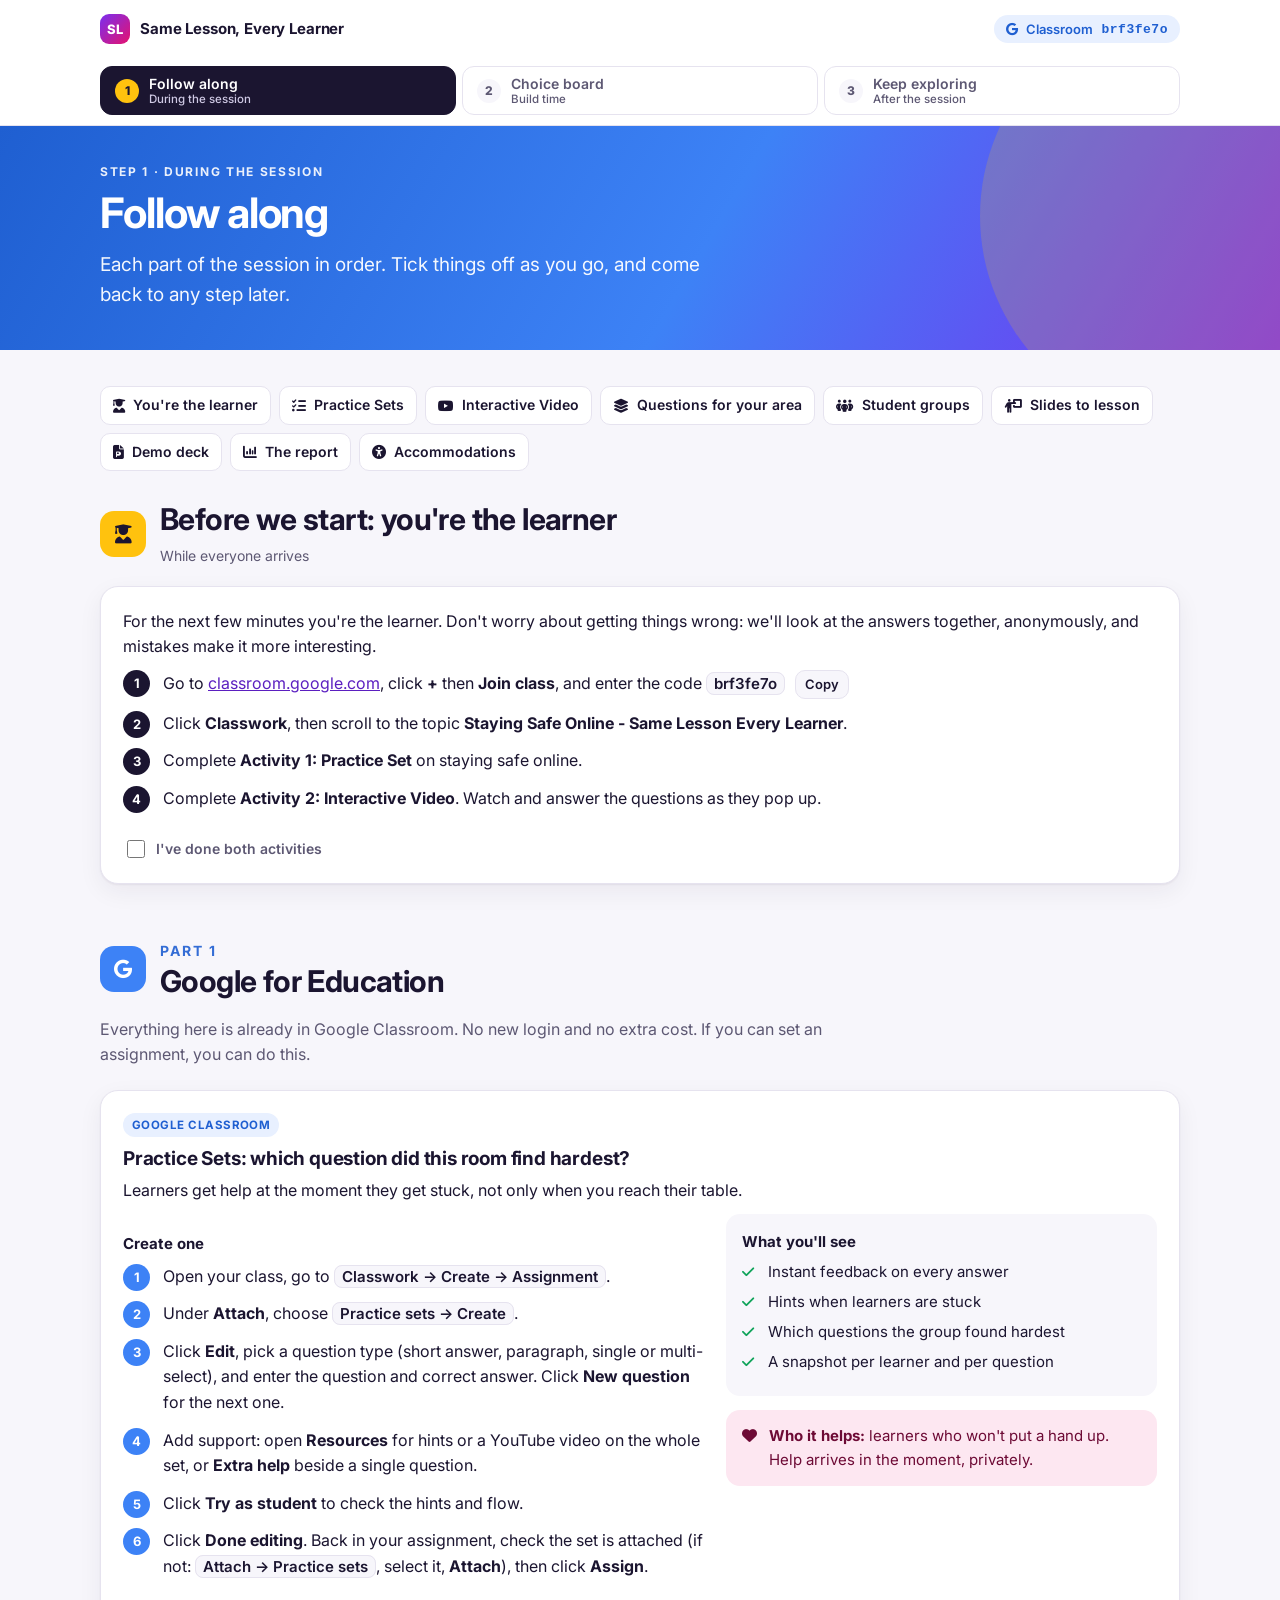
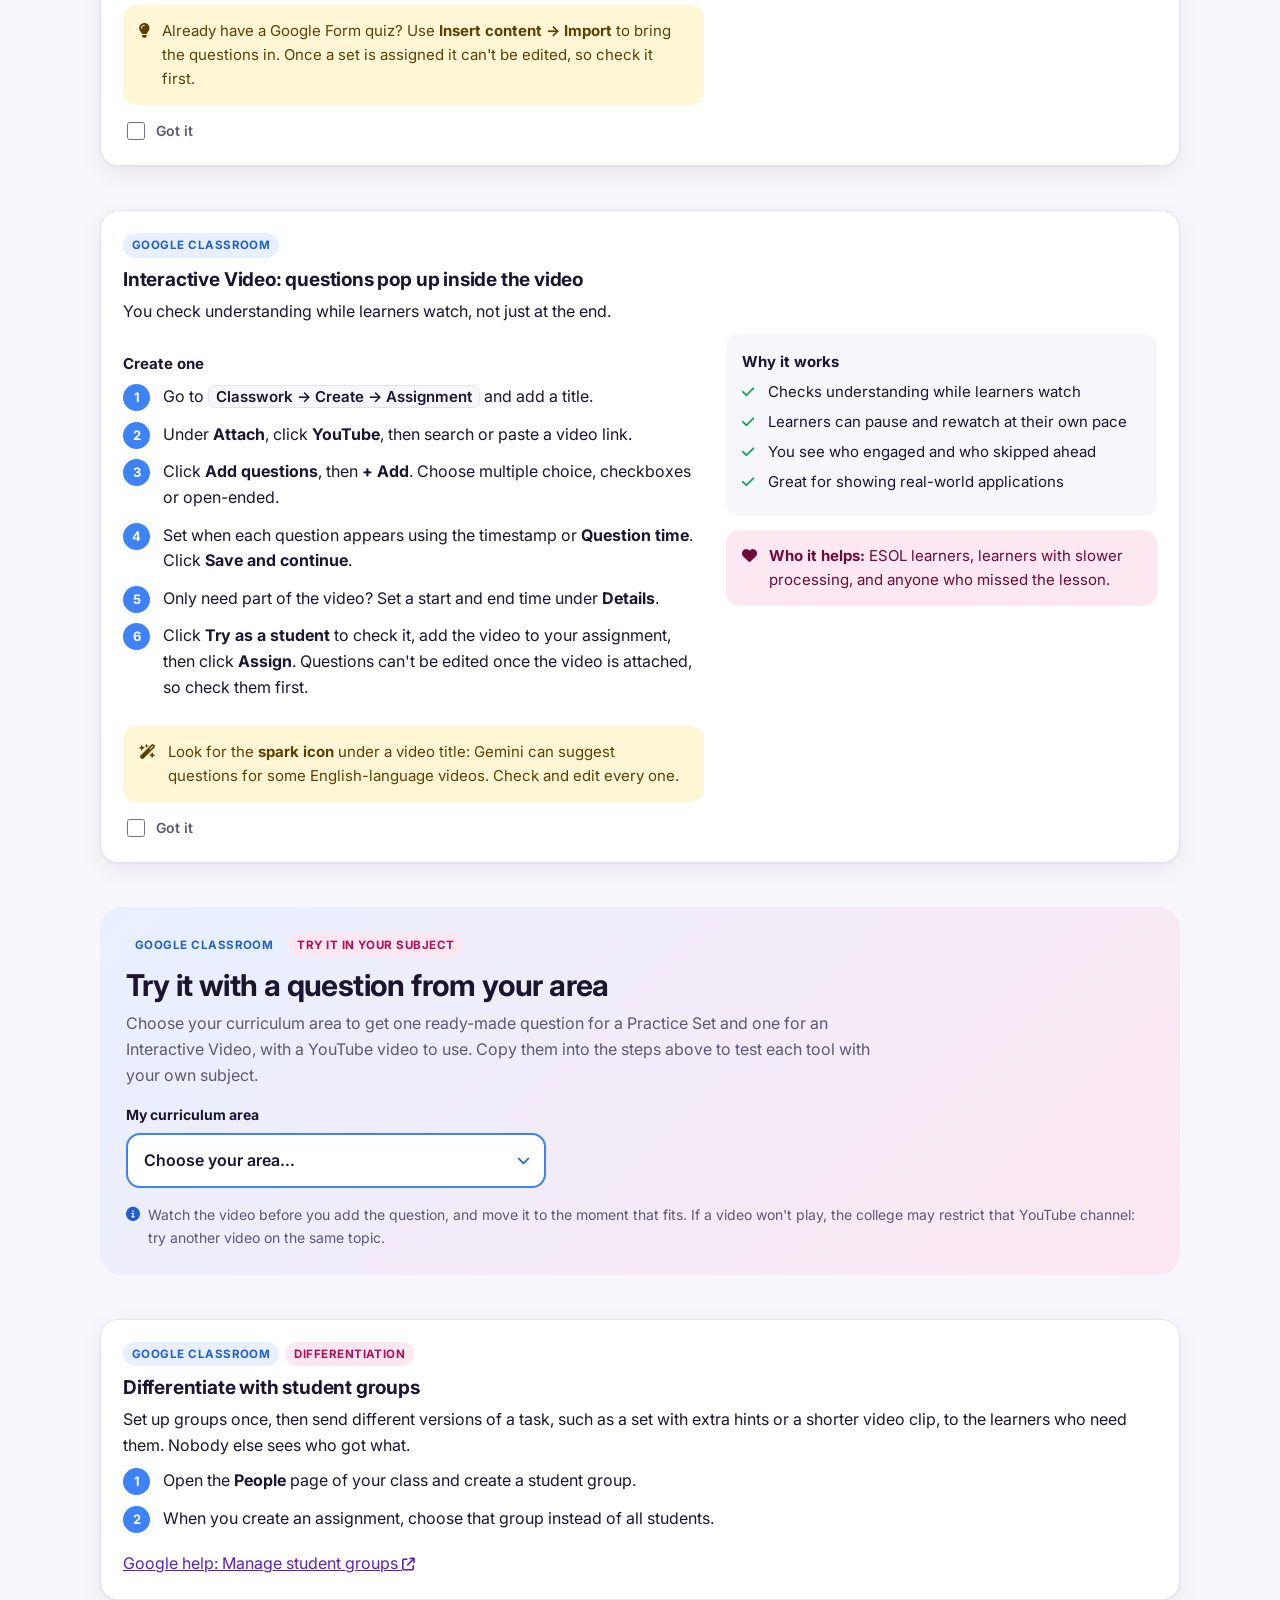
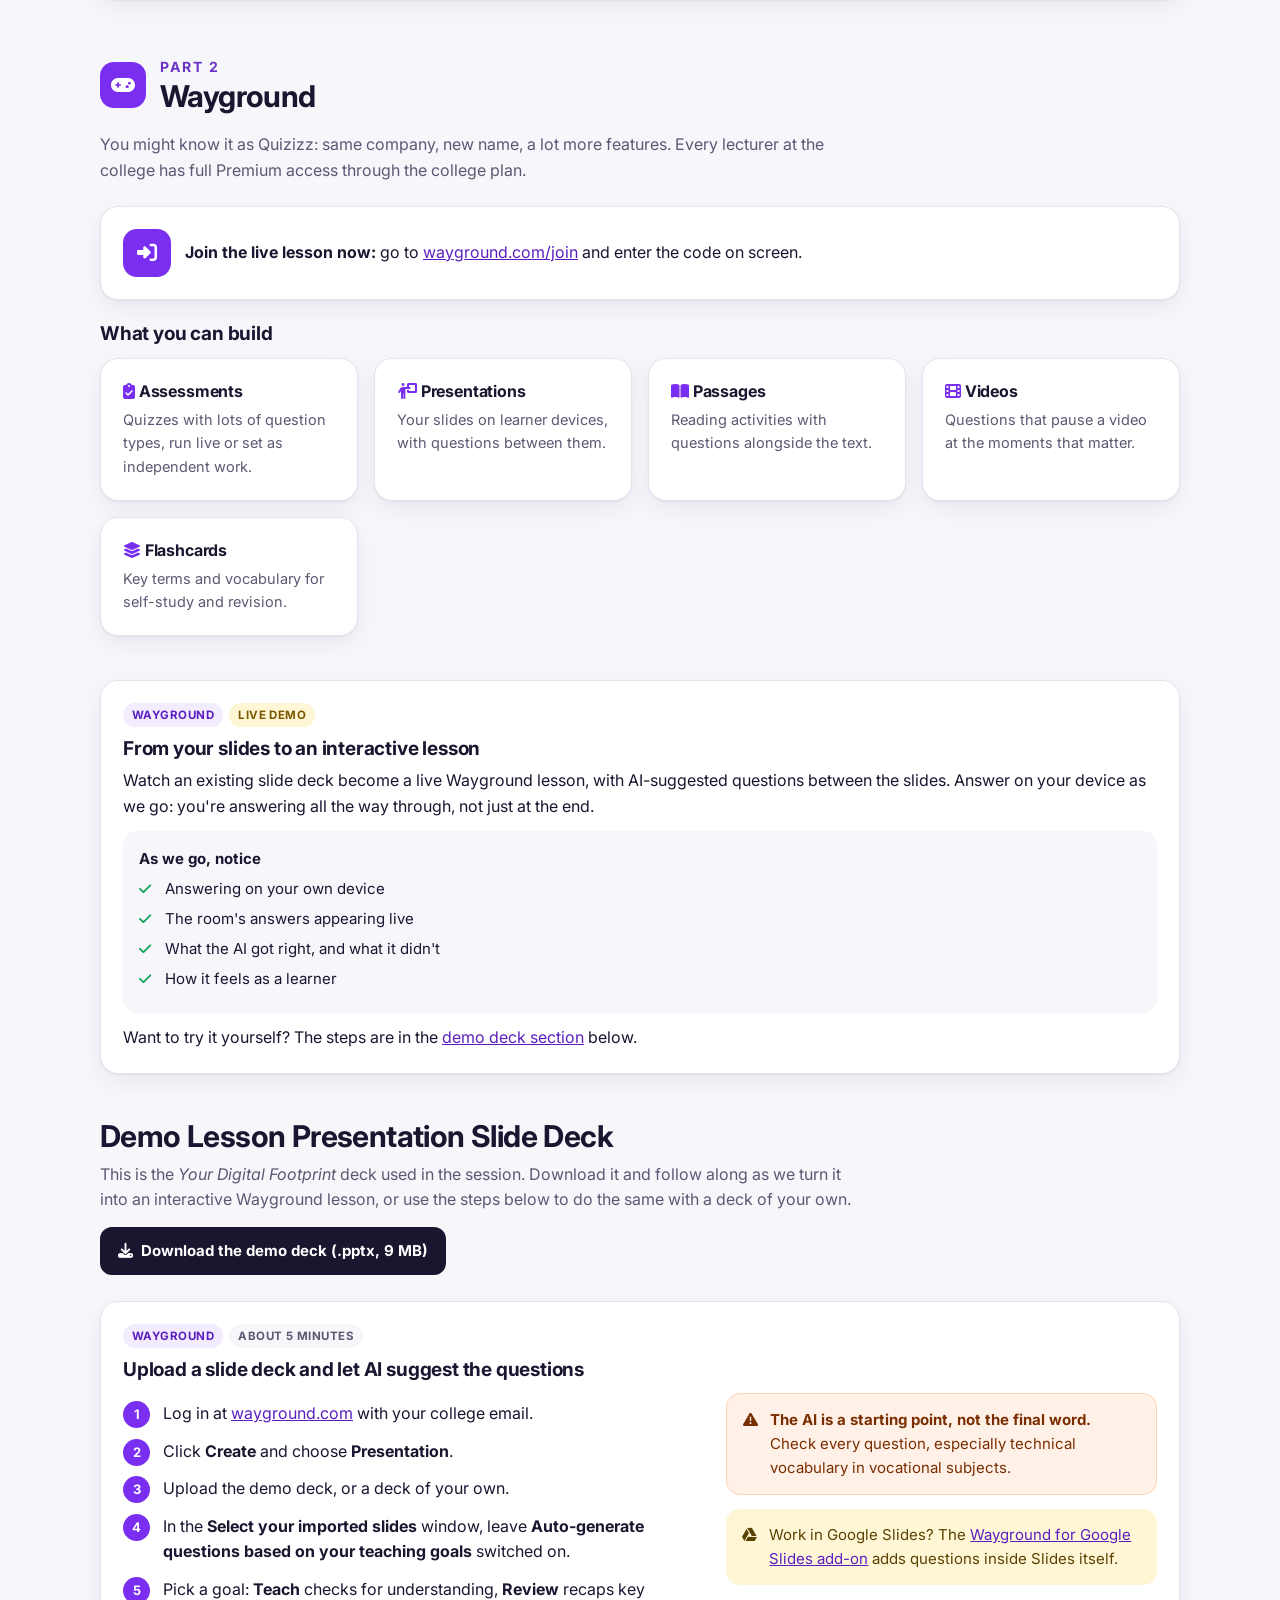
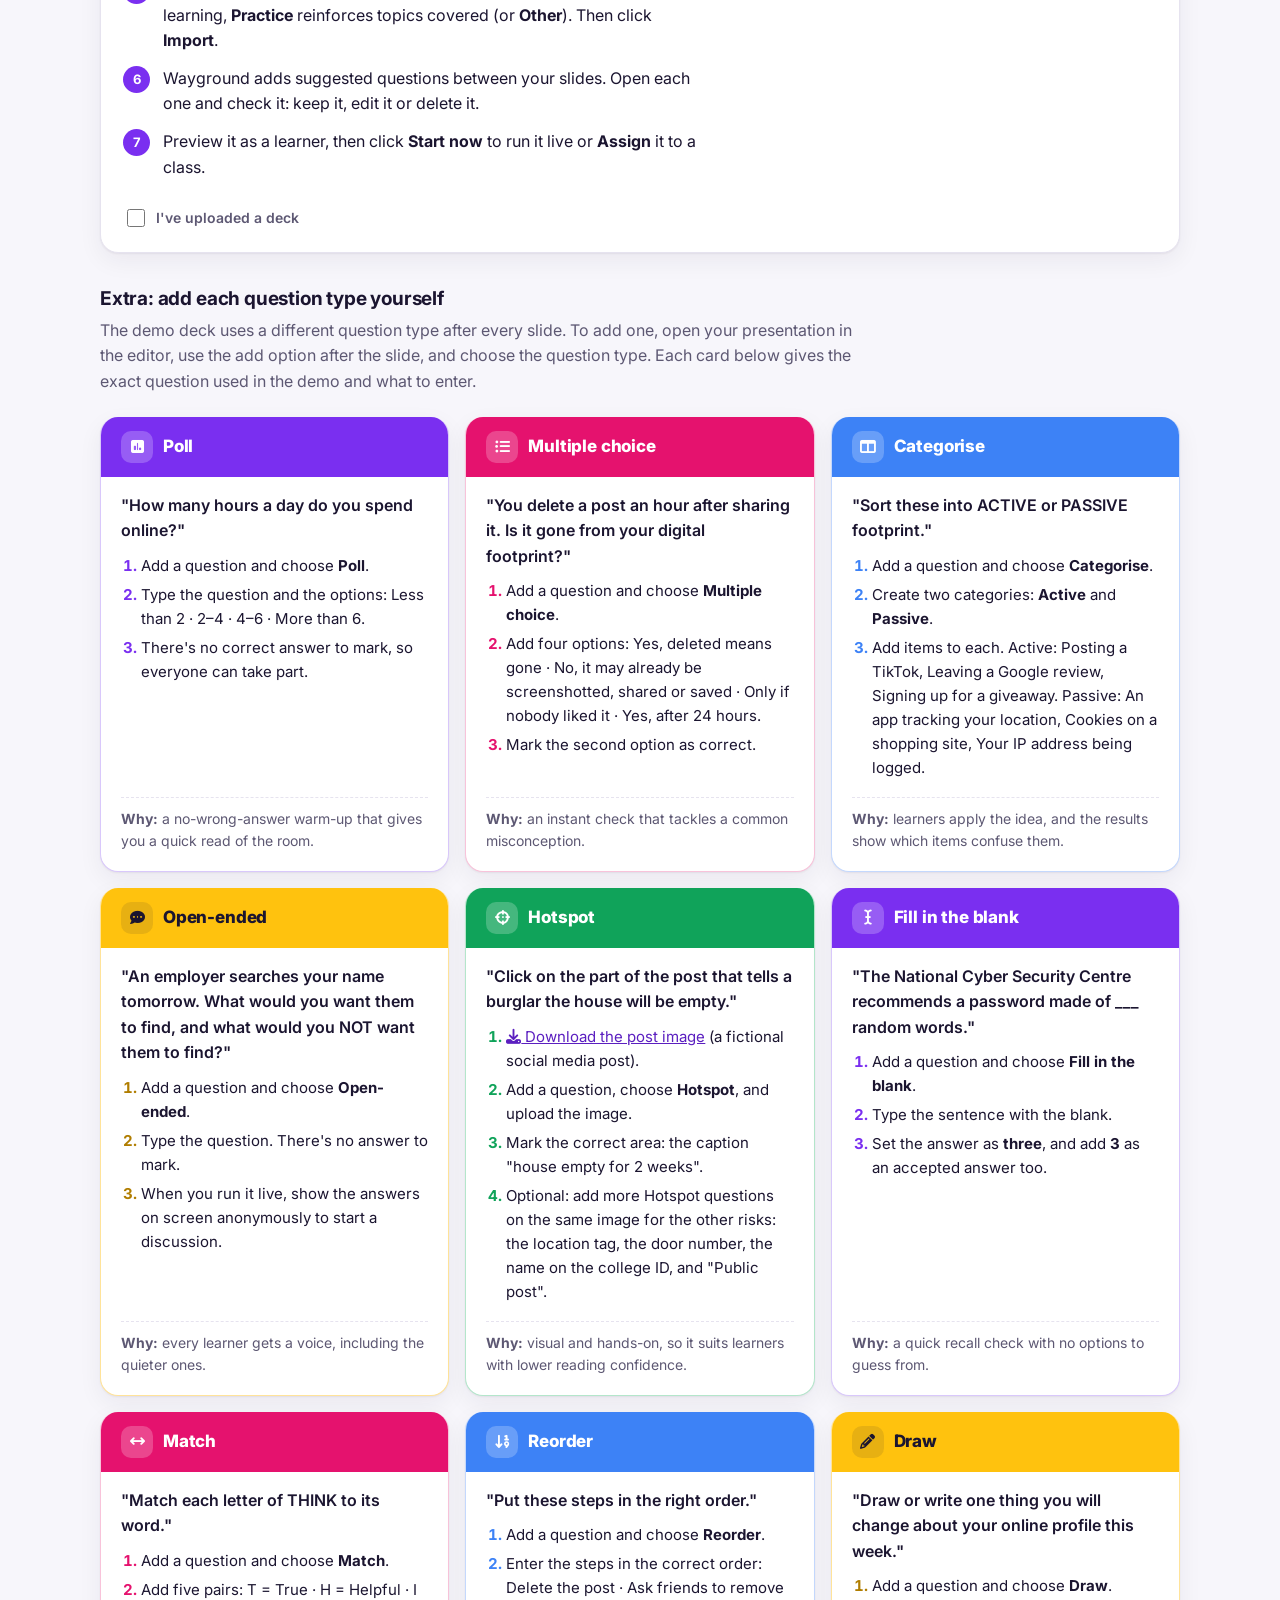
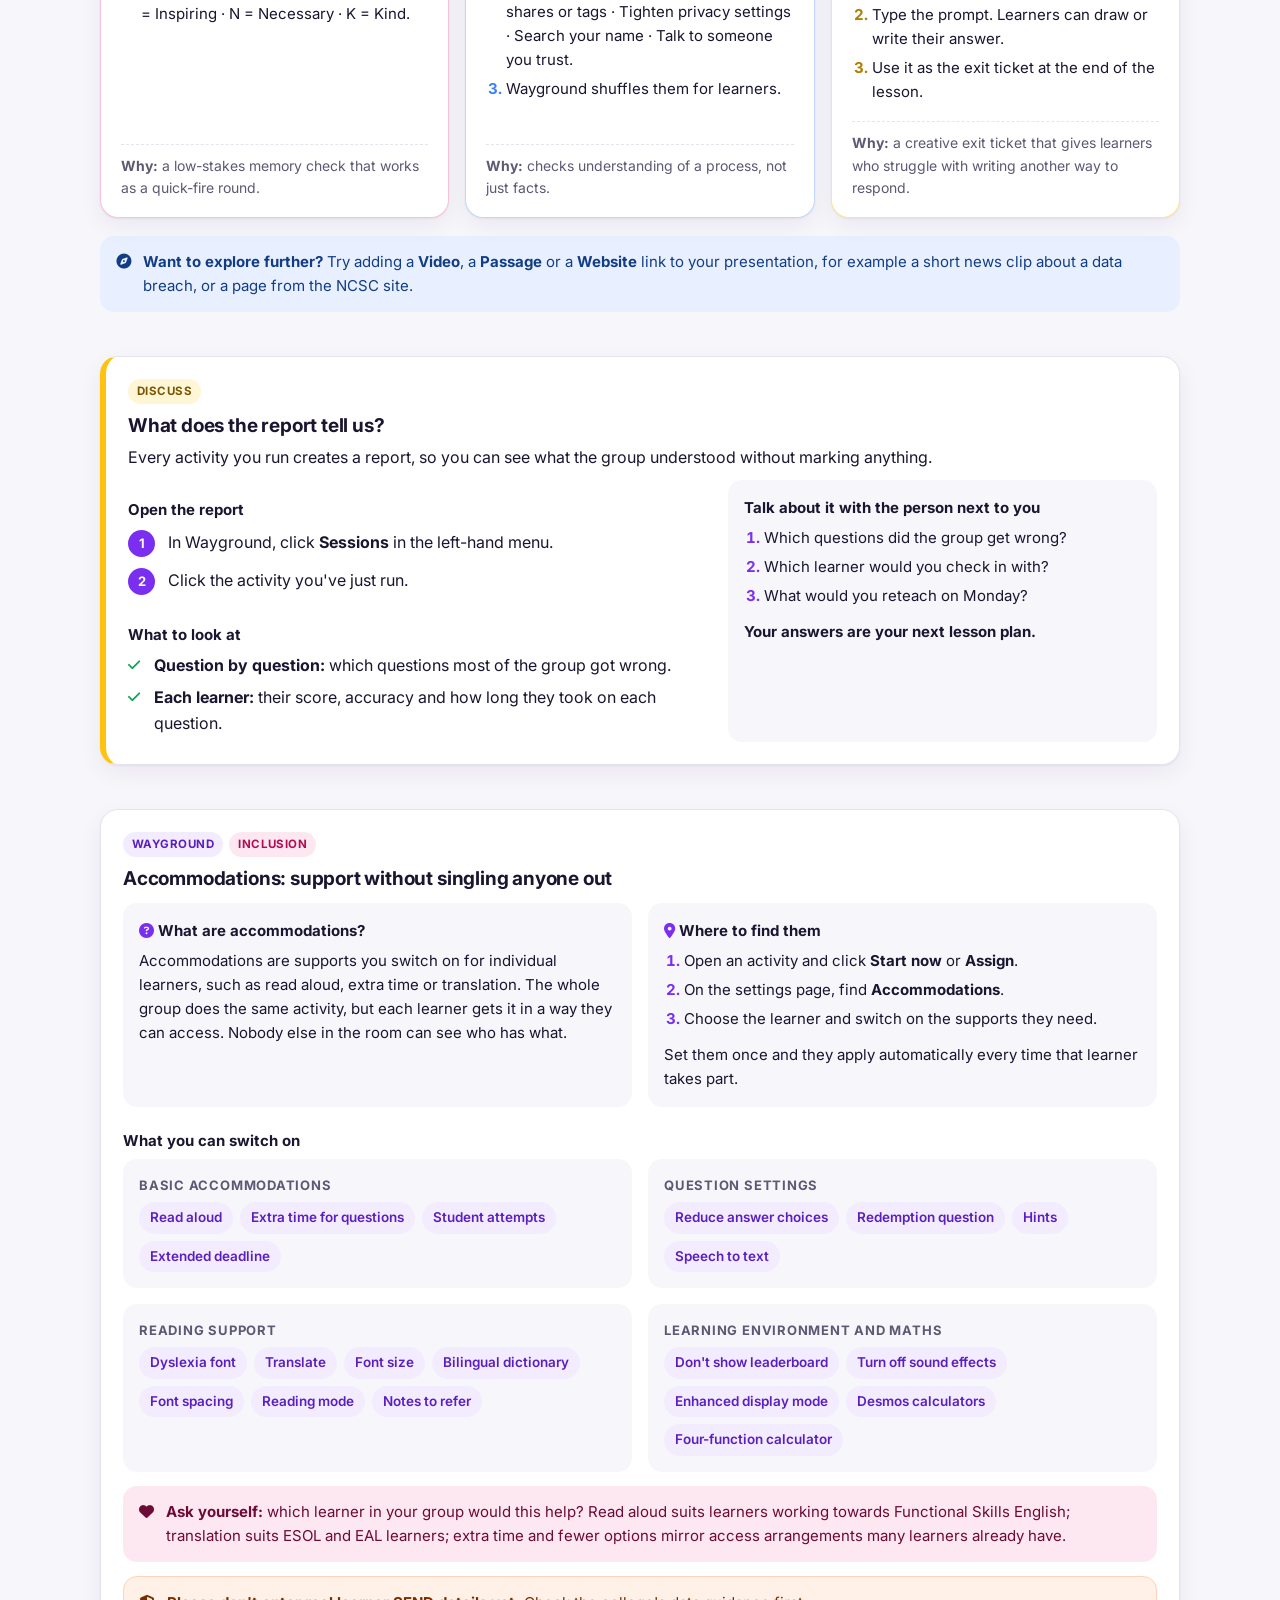
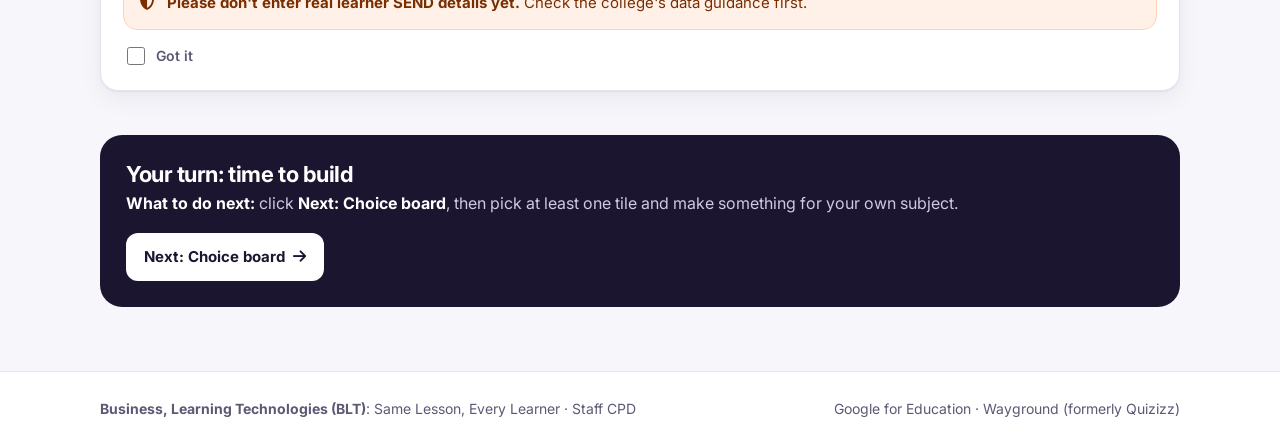
<file: follow-along.html>
<!DOCTYPE html>
<html lang="en-GB">
<head>
<meta charset="UTF-8">
<meta name="viewport" content="width=device-width, initial-scale=1.0">
<title>Follow Along | Same Lesson, Every Learner</title>
<meta name="description" content="Follow the live session step by step: Practice Sets, Interactive Video and Wayground.">
<meta property="og:title" content="Follow Along | Same Lesson, Every Learner">
<meta property="og:description" content="Follow the live session step by step: Practice Sets, Interactive Video and Wayground.">
<link rel="icon" href="data:image/svg+xml,%3Csvg xmlns='http://www.w3.org/2000/svg' viewBox='0 0 32 32'%3E%3Crect width='32' height='32' rx='8' fill='%237a2ff0'/%3E%3Ctext x='16' y='22' font-family='Arial' font-weight='700' font-size='15' fill='white' text-anchor='middle'%3ESL%3C/text%3E%3C/svg%3E">
<link rel="preconnect" href="https://fonts.googleapis.com">
<link rel="preconnect" href="https://fonts.gstatic.com" crossorigin>
<link href="https://fonts.googleapis.com/css2?family=Inter:wght@400;500;600;700;800&display=swap" rel="stylesheet">
<link href="https://cdnjs.cloudflare.com/ajax/libs/font-awesome/6.5.2/css/all.min.css" rel="stylesheet">
<link href="assets/style.css?v=202611012305" rel="stylesheet">
</head>
<body>
<a class="skip" href="#main">Skip to content</a>
<header class="site-header">
  <div class="wrap">
    <div class="header-row">
      <a class="brand" href="index.html"><span class="brand-mark" aria-hidden="true">SL</span><span>Same Lesson<span class="brand-text-long">, Every Learner</span></span></a>
      <button class="code-pill" data-copy="brf3fe7o" title="Copy the Google Classroom code"><i class="fa-brands fa-google" aria-hidden="true"></i> Classroom <strong>brf3fe7o</strong></button>
    </div>
    <nav class="steps" aria-label="Session sections">
      <a class="step-link" href="follow-along.html" aria-current="page"><span class="num">1</span><span class="t">Follow along<small>During the session</small></span></a>
      <a class="step-link" href="choice-board.html"><span class="num">2</span><span class="t">Choice board<small>Build time</small></span></a>
      <a class="step-link" href="explore.html"><span class="num">3</span><span class="t">Keep exploring<small>After the session</small></span></a>
    </nav>
  </div>
</header>

<section class="hero compact blue">
  <div class="wrap">
    <p class="eyebrow">Step 1 · During the session</p>
    <h1>Follow along</h1>
    <p class="lede">Each part of the session in order. Tick things off as you go, and come back to any step later.</p>
  </div>
</section>

<main id="main">
  <div class="wrap">

    <nav class="toc" aria-label="On this page">
      <a href="#learner"><i class="fa-solid fa-user-graduate" aria-hidden="true"></i> You're the learner</a>
      <a href="#practice-sets"><i class="fa-solid fa-list-check" aria-hidden="true"></i> Practice Sets</a>
      <a href="#interactive-video"><i class="fa-brands fa-youtube" aria-hidden="true"></i> Interactive Video</a>
      <a href="#demo-questions"><i class="fa-solid fa-layer-group" aria-hidden="true"></i> Questions for your area</a>
      <a href="#groups"><i class="fa-solid fa-people-group" aria-hidden="true"></i> Student groups</a>
      <a href="#slides-to-lesson"><i class="fa-solid fa-person-chalkboard" aria-hidden="true"></i> Slides to lesson</a>
      <a href="#demo-lesson"><i class="fa-solid fa-file-powerpoint" aria-hidden="true"></i> Demo deck</a>
      <a href="#report"><i class="fa-solid fa-chart-column" aria-hidden="true"></i> The report</a>
      <a href="#accommodations"><i class="fa-solid fa-universal-access" aria-hidden="true"></i> Accommodations</a>
    </nav>

    <!-- ===== Learner first ===== -->
    <section class="block" id="learner">
      <div class="part-head">
        <div class="icon bg-yellow"><i class="fa-solid fa-user-graduate" aria-hidden="true"></i></div>
        <div><h2>Before we start: you're the learner</h2><p>While everyone arrives</p></div>
      </div>
      <div class="card">
        <p>For the next few minutes you're the learner. Don't worry about getting things wrong: we'll look at the answers together, anonymously, and mistakes make it more interesting.</p>
        <ol class="steplist">
          <li>Go to <a href="https://classroom.google.com" target="_blank" rel="noopener">classroom.google.com</a>, click <strong>+</strong> then <strong>Join class</strong>, and enter the code <span class="path">brf3fe7o</span> <button class="copy-btn" style="margin-left:6px;padding:3px 9px" data-copy="brf3fe7o">Copy</button></li>
          <li>Click <strong>Classwork</strong>, then scroll to the topic <strong>Staying Safe Online - Same Lesson Every Learner</strong>.</li>
          <li>Complete <strong>Activity 1: Practice Set</strong> on staying safe online.</li>
          <li>Complete <strong>Activity 2: Interactive Video</strong>. Watch and answer the questions as they pop up.</li>
        </ol>
        <label class="done-toggle"><input type="checkbox" data-done="learner"> I've done both activities</label>
      </div>
    </section>

    <!-- ===== Part 1: Google ===== -->
    <div class="part-head" style="margin-top:56px">
      <div class="icon bg-blue"><i class="fa-brands fa-google" aria-hidden="true"></i></div>
      <div><p class="eyebrow" style="color:var(--blue-dark);margin:0">Part 1</p><h2 style="margin:0">Google for Education</h2></div>
    </div>
    <p class="sub">Everything here is already in Google Classroom. No new login and no extra cost. If you can set an assignment, you can do this.</p>

    <section class="block" id="practice-sets">
      <div class="card">
        <div class="tags"><span class="tag google">Google Classroom</span></div>
        <h3>Practice Sets: which question did this room find hardest?</h3>
        <p>Learners get help at the moment they get stuck, not only when you reach their table.</p>
        <div class="task-cols">
          <div>
            <h4>Create one</h4>
            <ol class="steplist blue">
              <li>Open your class, go to <span class="path">Classwork → Create → Assignment</span>.</li>
              <li>Under <strong>Attach</strong>, choose <span class="path">Practice sets → Create</span>.</li>
              <li>Click <strong>Edit</strong>, pick a question type (short answer, paragraph, single or multi-select), and enter the question and correct answer. Click <strong>New question</strong> for the next one.</li>
              <li>Add support: open <strong>Resources</strong> for hints or a YouTube video on the whole set, or <strong>Extra help</strong> beside a single question.</li>
              <li>Click <strong>Try as student</strong> to check the hints and flow.</li>
              <li>Click <strong>Done editing</strong>. Back in your assignment, check the set is attached (if not: <span class="path">Attach → Practice sets</span>, select it, <strong>Attach</strong>), then click <strong>Assign</strong>.</li>
            </ol>
            <div class="callout tip"><i class="fa-solid fa-lightbulb" aria-hidden="true"></i><p>Already have a Google Form quiz? Use <strong>Insert content → Import</strong> to bring the questions in. Once a set is assigned it can't be edited, so check it first.</p></div>
          </div>
          <div>
            <div class="side-box">
              <h4>What you'll see</h4>
              <ul class="ticks">
                <li>Instant feedback on every answer</li>
                <li>Hints when learners are stuck</li>
                <li>Which questions the group found hardest</li>
                <li>A snapshot per learner and per question</li>
              </ul>
            </div>
            <div class="callout inclusion"><i class="fa-solid fa-heart" aria-hidden="true"></i><p><strong>Who it helps:</strong> learners who won't put a hand up. Help arrives in the moment, privately.</p></div>
          </div>
        </div>
        <label class="done-toggle"><input type="checkbox" data-done="practice-sets"> Got it</label>
      </div>
    </section>

    <section class="block" id="interactive-video">
      <div class="card">
        <div class="tags"><span class="tag google">Google Classroom</span></div>
        <h3>Interactive Video: questions pop up inside the video</h3>
        <p>You check understanding while learners watch, not just at the end.</p>
        <div class="task-cols">
          <div>
            <h4>Create one</h4>
            <ol class="steplist blue">
              <li>Go to <span class="path">Classwork → Create → Assignment</span> and add a title.</li>
              <li>Under <strong>Attach</strong>, click <strong>YouTube</strong>, then search or paste a video link.</li>
              <li>Click <strong>Add questions</strong>, then <strong>+ Add</strong>. Choose multiple choice, checkboxes or open-ended.</li>
              <li>Set when each question appears using the timestamp or <strong>Question time</strong>. Click <strong>Save and continue</strong>.</li>
              <li>Only need part of the video? Set a start and end time under <strong>Details</strong>.</li>
              <li>Click <strong>Try as a student</strong> to check it, add the video to your assignment, then click <strong>Assign</strong>. Questions can't be edited once the video is attached, so check them first.</li>
            </ol>
            <div class="callout tip"><i class="fa-solid fa-wand-magic-sparkles" aria-hidden="true"></i><p>Look for the <strong>spark icon</strong> under a video title: Gemini can suggest questions for some English-language videos. Check and edit every one.</p></div>
          </div>
          <div>
            <div class="side-box">
              <h4>Why it works</h4>
              <ul class="ticks">
                <li>Checks understanding while learners watch</li>
                <li>Learners can pause and rewatch at their own pace</li>
                <li>You see who engaged and who skipped ahead</li>
                <li>Great for showing real-world applications</li>
              </ul>
            </div>
            <div class="callout inclusion"><i class="fa-solid fa-heart" aria-hidden="true"></i><p><strong>Who it helps:</strong> ESOL learners, learners with slower processing, and anyone who missed the lesson.</p></div>
          </div>
        </div>
        <label class="done-toggle"><input type="checkbox" data-done="interactive-video"> Got it</label>
      </div>
    </section>

    <section class="block dq-section" id="demo-questions">
      <div class="tags"><span class="tag google">Google Classroom</span><span class="tag inclusion">Try it in your subject</span></div>
      <h2>Try it with a question from your area</h2>
      <p class="sub">Choose your curriculum area to get one ready-made question for a Practice Set and one for an Interactive Video, with a YouTube video to use. Copy them into the steps above to test each tool with your own subject.</p>
      <label for="dq-select" class="area-label">My curriculum area</label>
      <div class="select-wrap">
        <select id="dq-select">
          <option value="">Choose your area…</option>
        </select>
      </div>
      <div id="dq-panel" class="dq-panel" hidden aria-live="polite"></div>
      <p class="dq-note"><i class="fa-solid fa-circle-info" aria-hidden="true"></i> Watch the video before you add the question, and move it to the moment that fits. If a video won't play, the college may restrict that YouTube channel: try another video on the same topic.</p>
    </section>

    <section class="block" id="groups">
      <div class="card">
        <div class="tags"><span class="tag google">Google Classroom</span><span class="tag inclusion">Differentiation</span></div>
        <h3>Differentiate with student groups</h3>
        <p>Set up groups once, then send different versions of a task, such as a set with extra hints or a shorter video clip, to the learners who need them. Nobody else sees who got what.</p>
        <ol class="steplist blue">
          <li>Open the <strong>People</strong> page of your class and create a student group.</li>
          <li>When you create an assignment, choose that group instead of all students.</li>
        </ol>
        <p style="margin-top:8px"><a href="https://support.google.com/edu/classroom/answer/15263790?hl=en" target="_blank" rel="noopener">Google help: Manage student groups <i class="fa-solid fa-arrow-up-right-from-square" aria-hidden="true" style="font-size:.8em"></i></a></p>
      </div>
    </section>

    <!-- ===== Part 2: Wayground ===== -->
    <div class="part-head" style="margin-top:56px">
      <div class="icon bg-purple"><i class="fa-solid fa-gamepad" aria-hidden="true"></i></div>
      <div><p class="eyebrow" style="color:var(--purple-dark);margin:0">Part 2</p><h2 style="margin:0">Wayground</h2></div>
    </div>
    <p class="sub">You might know it as Quizizz: same company, new name, a lot more features. Every lecturer at the college has full Premium access through the college plan.</p>

    <div class="card" style="margin-bottom:22px">
      <div class="join">
        <div class="icon bg-purple"><i class="fa-solid fa-right-to-bracket" aria-hidden="true"></i></div>
        <div><p><strong>Join the live lesson now:</strong> go to <a href="https://wayground.com/join" target="_blank" rel="noopener">wayground.com/join</a> and enter the code on screen.</p></div>
      </div>
    </div>

    <section class="block" id="features">
      <h3>What you can build</h3>
      <div class="grid g4" style="margin-top:12px">
        <div class="card"><h3 style="font-size:16px"><i class="fa-solid fa-clipboard-check" style="color:var(--purple)" aria-hidden="true"></i> Assessments</h3><p style="font-size:14.5px;color:var(--muted)">Quizzes with lots of question types, run live or set as independent work.</p></div>
        <div class="card"><h3 style="font-size:16px"><i class="fa-solid fa-person-chalkboard" style="color:var(--purple)" aria-hidden="true"></i> Presentations</h3><p style="font-size:14.5px;color:var(--muted)">Your slides on learner devices, with questions between them.</p></div>
        <div class="card"><h3 style="font-size:16px"><i class="fa-solid fa-book-open" style="color:var(--purple)" aria-hidden="true"></i> Passages</h3><p style="font-size:14.5px;color:var(--muted)">Reading activities with questions alongside the text.</p></div>
        <div class="card"><h3 style="font-size:16px"><i class="fa-solid fa-film" style="color:var(--purple)" aria-hidden="true"></i> Videos</h3><p style="font-size:14.5px;color:var(--muted)">Questions that pause a video at the moments that matter.</p></div>
        <div class="card"><h3 style="font-size:16px"><i class="fa-solid fa-layer-group" style="color:var(--purple)" aria-hidden="true"></i> Flashcards</h3><p style="font-size:14.5px;color:var(--muted)">Key terms and vocabulary for self-study and revision.</p></div>
      </div>
    </section>

    <section class="block" id="slides-to-lesson">
      <div class="card">
        <div class="tags"><span class="tag wayground">Wayground</span><span class="tag time">Live demo</span></div>
        <h3>From your slides to an interactive lesson</h3>
        <p>Watch an existing slide deck become a live Wayground lesson, with AI-suggested questions between the slides. Answer on your device as we go: you're answering all the way through, not just at the end.</p>
        <div class="side-box" style="margin-top:12px">
          <h4>As we go, notice</h4>
          <ul class="ticks">
            <li>Answering on your own device</li>
            <li>The room's answers appearing live</li>
            <li>What the AI got right, and what it didn't</li>
            <li>How it feels as a learner</li>
          </ul>
        </div>
        <p style="margin-top:12px">Want to try it yourself? The steps are in the <a href="#demo-lesson">demo deck section</a> below.</p>
      </div>
    </section>

    <section class="block" id="demo-lesson">
      <h2>Demo Lesson Presentation Slide Deck</h2>
      <p class="sub">This is the <em>Your Digital Footprint</em> deck used in the session. Download it and follow along as we turn it into an interactive Wayground lesson, or use the steps below to do the same with a deck of your own.</p>
      <p style="margin:-8px 0 26px"><a class="btn primary" href="downloads/Your_Digital_Footprint_-_Wayground_Sample.pptx" download><i class="fa-solid fa-download" aria-hidden="true"></i> Download the demo deck (.pptx, 9 MB)</a></p>

      <!-- Upload + AI -->
      <div class="card" style="margin-bottom:22px">
        <div class="tags"><span class="tag wayground">Wayground</span><span class="tag neutral">About 5 minutes</span></div>
        <h3>Upload a slide deck and let AI suggest the questions</h3>
        <div class="task-cols">
          <div>
            <ol class="steplist purple">
              <li>Log in at <a href="https://wayground.com" target="_blank" rel="noopener">wayground.com</a> with your college email.</li>
              <li>Click <strong>Create</strong> and choose <strong>Presentation</strong>.</li>
              <li>Upload the demo deck, or a deck of your own.</li>
              <li>In the <strong>Select your imported slides</strong> window, leave <strong>Auto-generate questions based on your teaching goals</strong> switched on.</li>
              <li>Pick a goal: <strong>Teach</strong> checks for understanding, <strong>Review</strong> recaps key learning, <strong>Practice</strong> reinforces topics covered (or <strong>Other</strong>). Then click <strong>Import</strong>.</li>
              <li>Wayground adds suggested questions between your slides. Open each one and check it: keep it, edit it or delete it.</li>
              <li>Preview it as a learner, then click <strong>Start now</strong> to run it live or <strong>Assign</strong> it to a class.</li>
            </ol>
          </div>
          <div>
            <div class="callout warn" style="margin-top:0"><i class="fa-solid fa-triangle-exclamation" aria-hidden="true"></i><p><strong>The AI is a starting point, not the final word.</strong> Check every question, especially technical vocabulary in vocational subjects.</p></div>
            <div class="callout tip"><i class="fa-brands fa-google-drive" aria-hidden="true"></i><p>Work in Google Slides? The <a href="https://workspace.google.com/marketplace/app/wayground_for_google_slides/533822536351" target="_blank" rel="noopener">Wayground for Google Slides add-on</a> adds questions inside Slides itself.</p></div>
          </div>
        </div>
        <label class="done-toggle"><input type="checkbox" data-done="demo-upload"> I've uploaded a deck</label>
      </div>

      <!-- Micro instructions -->
      <h3 style="margin-top:34px">Extra: add each question type yourself</h3>
      <p class="sub">The demo deck uses a different question type after every slide. To add one, open your presentation in the editor, use the add option after the slide, and choose the question type. Each card below gives the exact question used in the demo and what to enter.</p>

      <div class="grid g3x3">
        <article class="card qcard qc-purple">
          <div class="qc-head"><i class="fa-solid fa-square-poll-vertical" aria-hidden="true"></i> Poll</div>
          <div class="qc-body">
          <p class="q">"How many hours a day do you spend online?"</p>
          <ol class="mini">
            <li>Add a question and choose <strong>Poll</strong>.</li>
            <li>Type the question and the options: Less than 2 · 2–4 · 4–6 · More than 6.</li>
            <li>There's no correct answer to mark, so everyone can take part.</li>
          </ol>
          <p class="why"><strong>Why:</strong> a no-wrong-answer warm-up that gives you a quick read of the room.</p>
          </div>
        </article>

        <article class="card qcard qc-pink">
          <div class="qc-head"><i class="fa-solid fa-list-ul" aria-hidden="true"></i> Multiple choice</div>
          <div class="qc-body">
          <p class="q">"You delete a post an hour after sharing it. Is it gone from your digital footprint?"</p>
          <ol class="mini">
            <li>Add a question and choose <strong>Multiple choice</strong>.</li>
            <li>Add four options: Yes, deleted means gone · No, it may already be screenshotted, shared or saved · Only if nobody liked it · Yes, after 24 hours.</li>
            <li>Mark the second option as correct.</li>
          </ol>
          <p class="why"><strong>Why:</strong> an instant check that tackles a common misconception.</p>
          </div>
        </article>

        <article class="card qcard qc-blue">
          <div class="qc-head"><i class="fa-solid fa-table-columns" aria-hidden="true"></i> Categorise</div>
          <div class="qc-body">
          <p class="q">"Sort these into ACTIVE or PASSIVE footprint."</p>
          <ol class="mini">
            <li>Add a question and choose <strong>Categorise</strong>.</li>
            <li>Create two categories: <strong>Active</strong> and <strong>Passive</strong>.</li>
            <li>Add items to each. Active: Posting a TikTok, Leaving a Google review, Signing up for a giveaway. Passive: An app tracking your location, Cookies on a shopping site, Your IP address being logged.</li>
          </ol>
          <p class="why"><strong>Why:</strong> learners apply the idea, and the results show which items confuse them.</p>
          </div>
        </article>

        <article class="card qcard qc-yellow">
          <div class="qc-head"><i class="fa-solid fa-comment-dots" aria-hidden="true"></i> Open-ended</div>
          <div class="qc-body">
          <p class="q">"An employer searches your name tomorrow. What would you want them to find, and what would you NOT want them to find?"</p>
          <ol class="mini">
            <li>Add a question and choose <strong>Open-ended</strong>.</li>
            <li>Type the question. There's no answer to mark.</li>
            <li>When you run it live, show the answers on screen anonymously to start a discussion.</li>
          </ol>
          <p class="why"><strong>Why:</strong> every learner gets a voice, including the quieter ones.</p>
          </div>
        </article>

        <article class="card qcard qc-green">
          <div class="qc-head"><i class="fa-solid fa-crosshairs" aria-hidden="true"></i> Hotspot</div>
          <div class="qc-body">
          <p class="q">"Click on the part of the post that tells a burglar the house will be empty."</p>
          <ol class="mini">
            <li><a href="assets/img/hotspot-post.jpg" download="hotspot-post.jpg"><i class="fa-solid fa-download" aria-hidden="true"></i> Download the post image</a> (a fictional social media post).</li>
            <li>Add a question, choose <strong>Hotspot</strong>, and upload the image.</li>
            <li>Mark the correct area: the caption "house empty for 2 weeks".</li>
            <li>Optional: add more Hotspot questions on the same image for the other risks: the location tag, the door number, the name on the college ID, and "Public post".</li>
          </ol>
            <p class="why"><strong>Why:</strong> visual and hands-on, so it suits learners with lower reading confidence.</p>
          </div>
        </article>

        <article class="card qcard qc-purple">
          <div class="qc-head"><i class="fa-solid fa-i-cursor" aria-hidden="true"></i> Fill in the blank</div>
          <div class="qc-body">
          <p class="q">"The National Cyber Security Centre recommends a password made of ___ random words."</p>
          <ol class="mini">
            <li>Add a question and choose <strong>Fill in the blank</strong>.</li>
            <li>Type the sentence with the blank.</li>
            <li>Set the answer as <strong>three</strong>, and add <strong>3</strong> as an accepted answer too.</li>
          </ol>
          <p class="why"><strong>Why:</strong> a quick recall check with no options to guess from.</p>
          </div>
        </article>

        <article class="card qcard qc-pink">
          <div class="qc-head"><i class="fa-solid fa-arrows-left-right" aria-hidden="true"></i> Match</div>
          <div class="qc-body">
          <p class="q">"Match each letter of THINK to its word."</p>
          <ol class="mini">
            <li>Add a question and choose <strong>Match</strong>.</li>
            <li>Add five pairs: T = True · H = Helpful · I = Inspiring · N = Necessary · K = Kind.</li>
          </ol>
          <p class="why"><strong>Why:</strong> a low-stakes memory check that works as a quick-fire round.</p>
          </div>
        </article>

        <article class="card qcard qc-blue">
          <div class="qc-head"><i class="fa-solid fa-arrow-down-1-9" aria-hidden="true"></i> Reorder</div>
          <div class="qc-body">
          <p class="q">"Put these steps in the right order."</p>
          <ol class="mini">
            <li>Add a question and choose <strong>Reorder</strong>.</li>
            <li>Enter the steps in the correct order: Delete the post · Ask friends to remove shares or tags · Tighten privacy settings · Search your name · Talk to someone you trust.</li>
            <li>Wayground shuffles them for learners.</li>
          </ol>
          <p class="why"><strong>Why:</strong> checks understanding of a process, not just facts.</p>
          </div>
        </article>

        <article class="card qcard qc-yellow">
          <div class="qc-head"><i class="fa-solid fa-pencil" aria-hidden="true"></i> Draw</div>
          <div class="qc-body">
          <p class="q">"Draw or write one thing you will change about your online profile this week."</p>
          <ol class="mini">
            <li>Add a question and choose <strong>Draw</strong>.</li>
            <li>Type the prompt. Learners can draw or write their answer.</li>
            <li>Use it as the exit ticket at the end of the lesson.</li>
          </ol>
          <p class="why"><strong>Why:</strong> a creative exit ticket that gives learners who struggle with writing another way to respond.</p>
          </div>
        </article>
      </div>

      <div class="callout info" style="margin-top:18px"><i class="fa-solid fa-compass" aria-hidden="true"></i><p><strong>Want to explore further?</strong> Try adding a <strong>Video</strong>, a <strong>Passage</strong> or a <strong>Website</strong> link to your presentation, for example a short news clip about a data breach, or a page from the NCSC site.</p></div>
    </section>

    <section class="block" id="report">
      <div class="card" style="border-left:6px solid var(--yellow)">
        <div class="tags"><span class="tag time">Discuss</span></div>
        <h3>What does the report tell us?</h3>
        <p>Every activity you run creates a report, so you can see what the group understood without marking anything.</p>
        <div class="task-cols">
          <div>
            <h4>Open the report</h4>
            <ol class="steplist purple">
              <li>In Wayground, click <strong>Sessions</strong> in the left-hand menu.</li>
              <li>Click the activity you've just run.</li>
            </ol>
            <h4>What to look at</h4>
            <ul class="ticks">
              <li><strong>Question by question:</strong> which questions most of the group got wrong.</li>
              <li><strong>Each learner:</strong> their score, accuracy and how long they took on each question.</li>
            </ul>
          </div>
          <div class="side-box">
            <h4>Talk about it with the person next to you</h4>
            <ol class="mini" style="margin-top:4px">
              <li>Which questions did the group get wrong?</li>
              <li>Which learner would you check in with?</li>
              <li>What would you reteach on Monday?</li>
            </ol>
            <p style="margin-top:10px"><strong>Your answers are your next lesson plan.</strong></p>
          </div>
        </div>
      </div>
    </section>

    <section class="block" id="accommodations">
      <div class="card">
        <div class="tags"><span class="tag wayground">Wayground</span><span class="tag inclusion">Inclusion</span></div>
        <h3>Accommodations: support without singling anyone out</h3>

        <div class="grid g2" style="margin-top:12px">
          <div class="side-box">
            <h4><i class="fa-solid fa-circle-question" style="color:var(--purple)" aria-hidden="true"></i> What are accommodations?</h4>
            <p>Accommodations are supports you switch on for individual learners, such as read aloud, extra time or translation. The whole group does the same activity, but each learner gets it in a way they can access. Nobody else in the room can see who has what.</p>
          </div>
          <div class="side-box">
            <h4><i class="fa-solid fa-location-dot" style="color:var(--purple)" aria-hidden="true"></i> Where to find them</h4>
            <ol class="mini" style="margin-top:4px">
              <li>Open an activity and click <strong>Start now</strong> or <strong>Assign</strong>.</li>
              <li>On the settings page, find <strong>Accommodations</strong>.</li>
              <li>Choose the learner and switch on the supports they need.</li>
            </ol>
            <p style="margin-top:8px">Set them once and they apply automatically every time that learner takes part.</p>
          </div>
        </div>

        <h4 style="margin-top:22px">What you can switch on</h4>
        <div class="grid g2-fixed">
          <div class="acc-group side-box"><h4>Basic accommodations</h4><div class="chips"><span class="chip">Read aloud</span><span class="chip">Extra time for questions</span><span class="chip">Student attempts</span><span class="chip">Extended deadline</span></div></div>
          <div class="acc-group side-box"><h4>Question settings</h4><div class="chips"><span class="chip">Reduce answer choices</span><span class="chip">Redemption question</span><span class="chip">Hints</span><span class="chip">Speech to text</span></div></div>
          <div class="acc-group side-box"><h4>Reading support</h4><div class="chips"><span class="chip">Dyslexia font</span><span class="chip">Translate</span><span class="chip">Font size</span><span class="chip">Bilingual dictionary</span><span class="chip">Font spacing</span><span class="chip">Reading mode</span><span class="chip">Notes to refer</span></div></div>
          <div class="acc-group side-box"><h4>Learning environment and maths</h4><div class="chips"><span class="chip">Don't show leaderboard</span><span class="chip">Turn off sound effects</span><span class="chip">Enhanced display mode</span><span class="chip">Desmos calculators</span><span class="chip">Four-function calculator</span></div></div>
        </div>
        <div class="callout inclusion"><i class="fa-solid fa-heart" aria-hidden="true"></i><p><strong>Ask yourself:</strong> which learner in your group would this help? Read aloud suits learners working towards Functional Skills English; translation suits ESOL and EAL learners; extra time and fewer options mirror access arrangements many learners already have.</p></div>
        <div class="callout warn"><i class="fa-solid fa-shield-halved" aria-hidden="true"></i><p><strong>Please don't enter real learner SEND details yet.</strong> Check the college's data guidance first.</p></div>
        <label class="done-toggle"><input type="checkbox" data-done="accommodations"> Got it</label>
      </div>
    </section>

    <div class="next-band">
      <div>
        <h2>Your turn: time to build</h2>
        <p><strong style="color:#fff">What to do next:</strong> click <strong style="color:#fff">Next: Choice board</strong>, then pick at least one tile and make something for your own subject.</p>
      </div>
      <a class="btn light" href="choice-board.html">Next: Choice board <i class="fa-solid fa-arrow-right" aria-hidden="true"></i></a>
    </div>
  </div>
</main>
<script src="assets/demo-questions.js?v=202611012305"></script>

<footer>
  <div class="wrap">
    <p><strong>Business, Learning Technologies (BLT)</strong>: Same Lesson, Every Learner · Staff CPD</p>
    <p>Google for Education · Wayground (formerly Quizizz)</p>
  </div>
</footer>
<script src="assets/site.js?v=202611012305"></script>
</body>
</html>
</file>
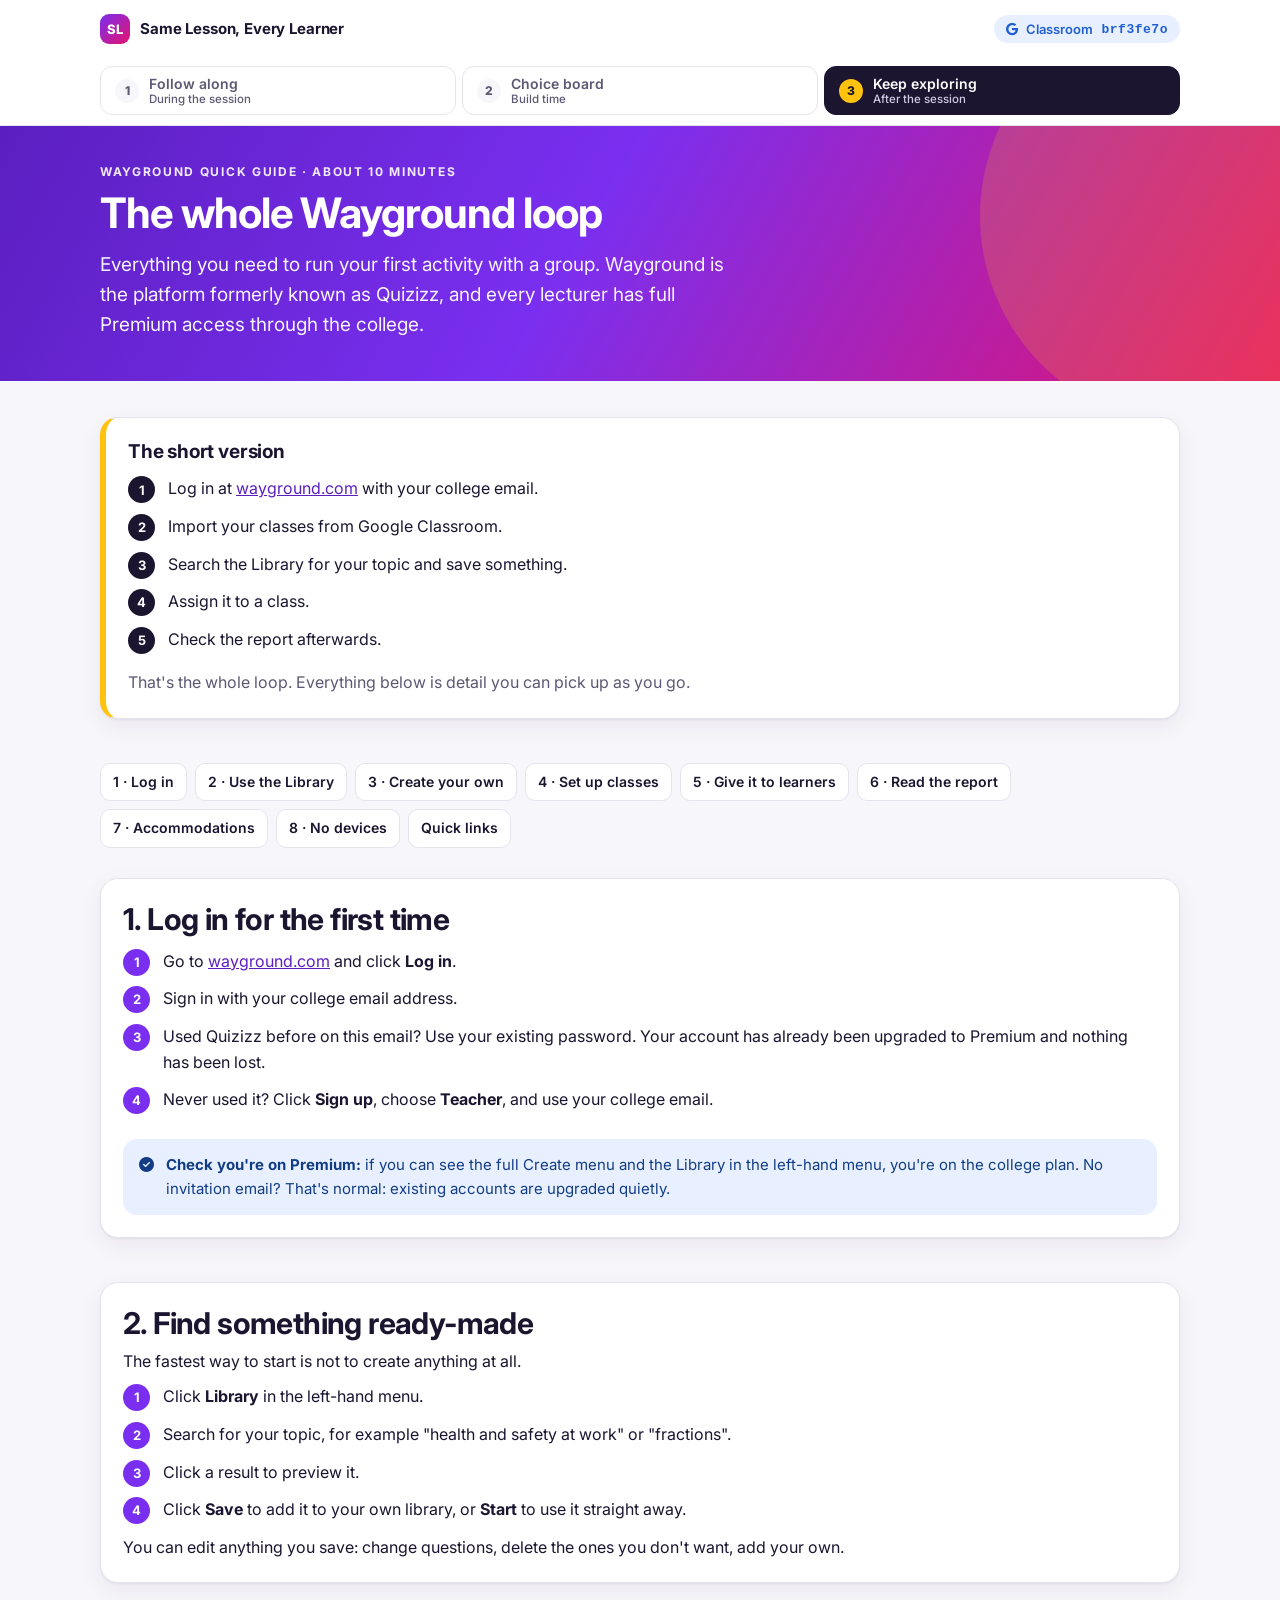
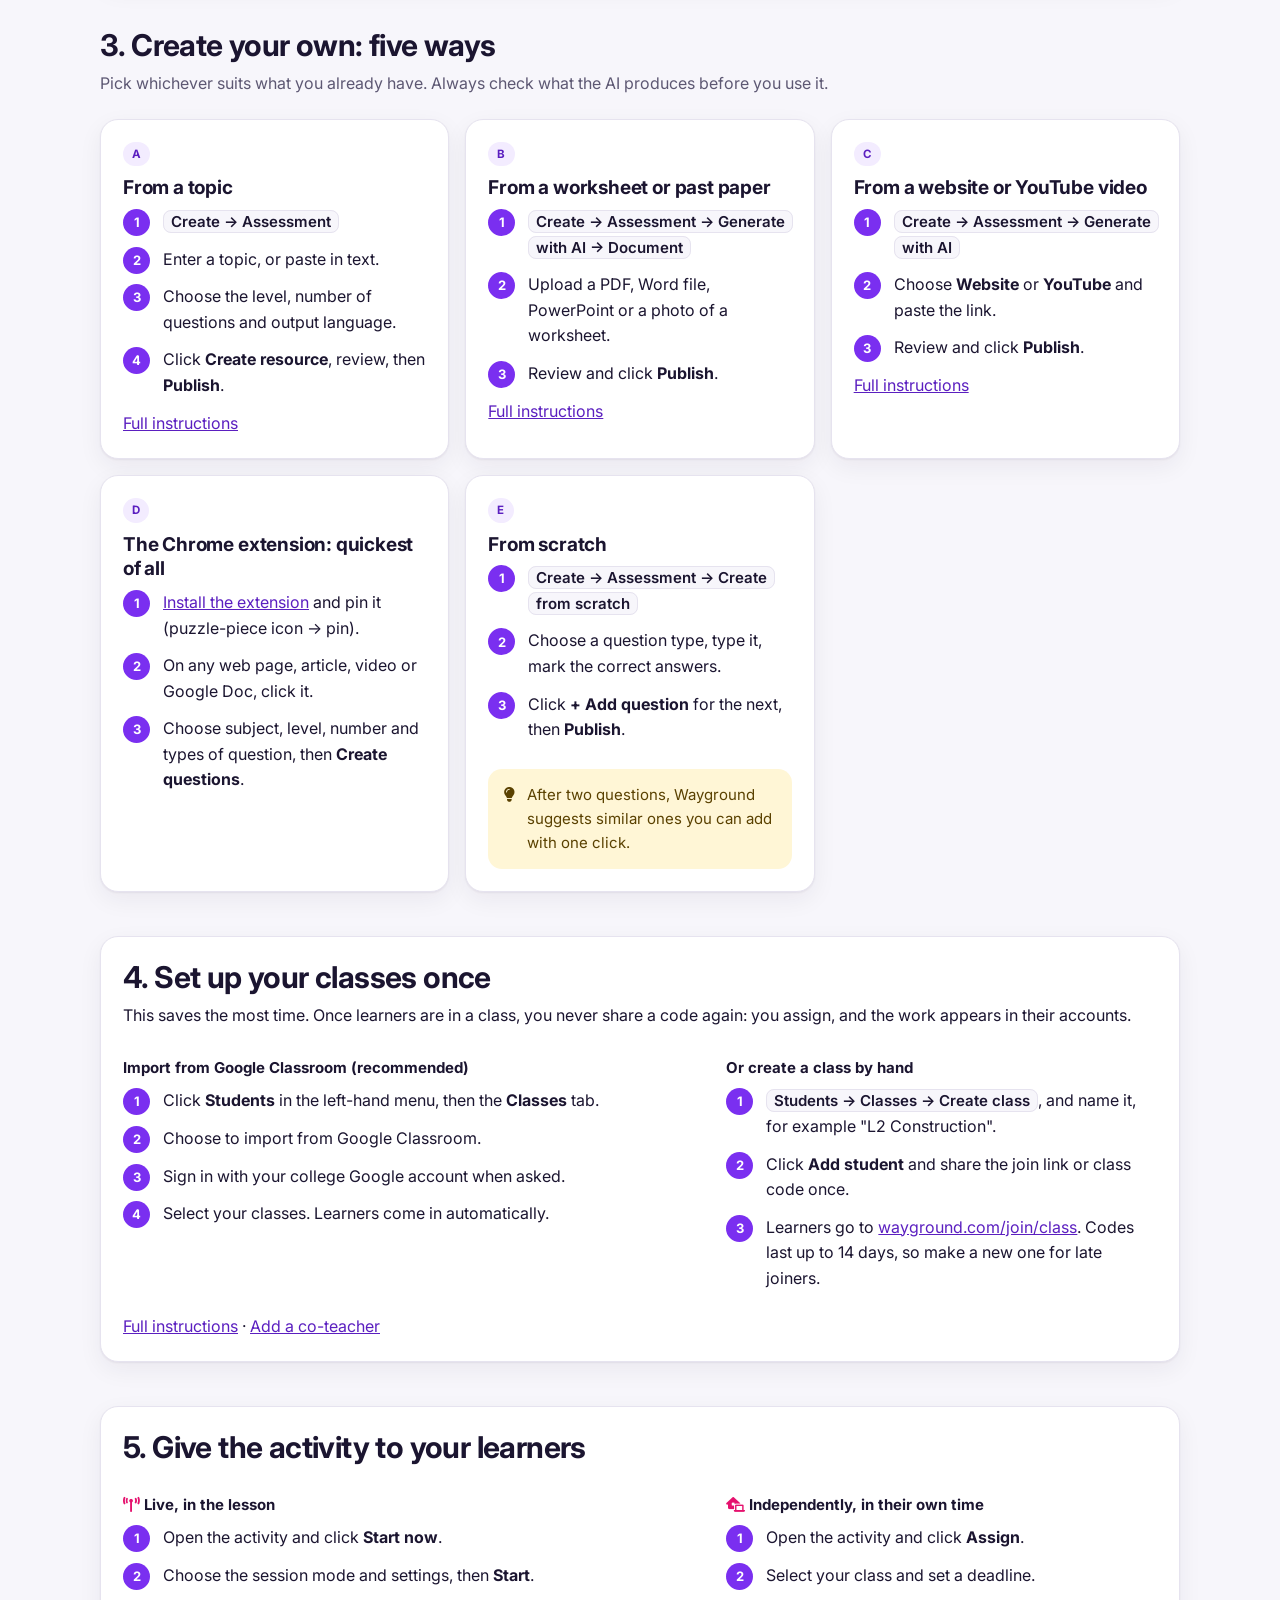
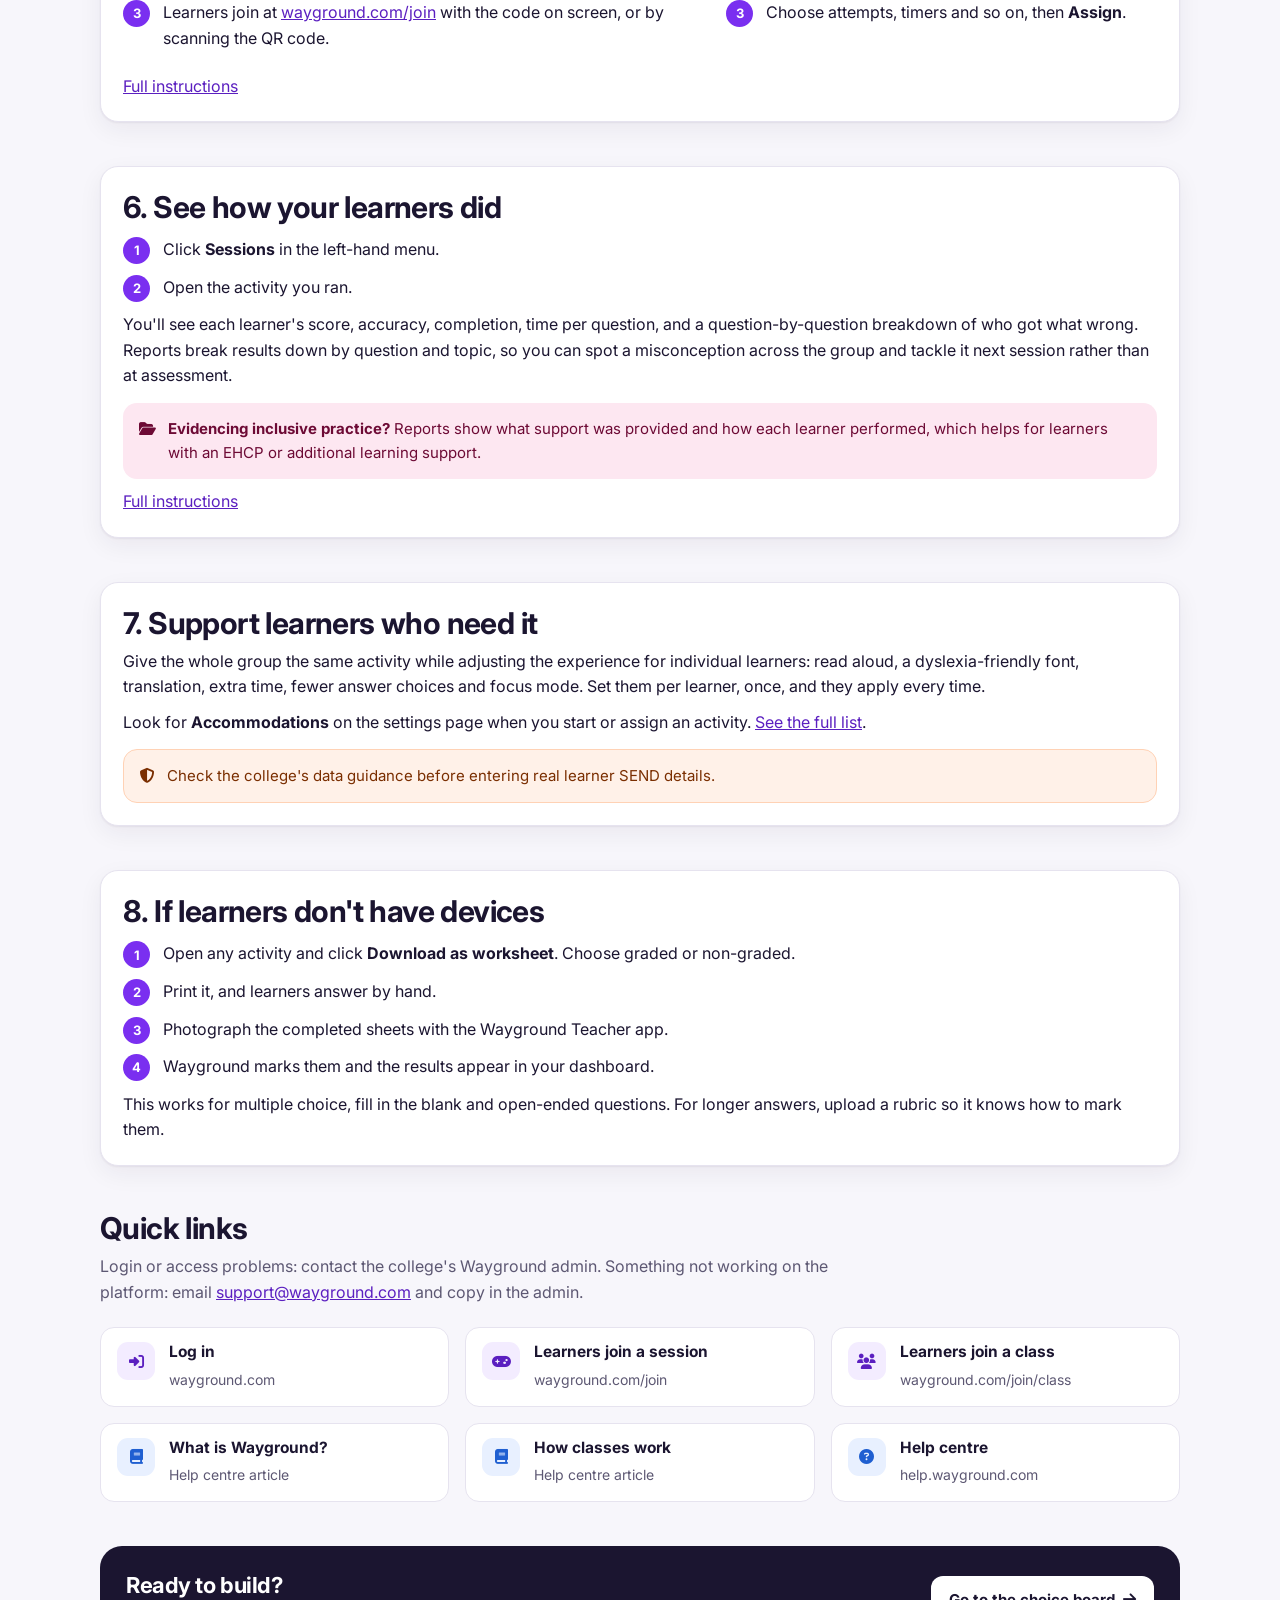
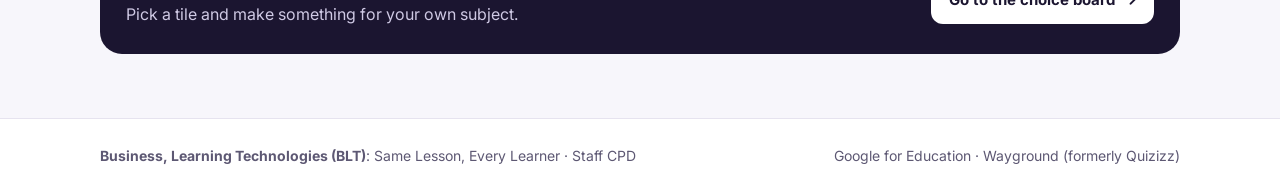
<file: wayground-guide.html>
<!DOCTYPE html>
<html lang="en-GB">
<head>
<meta charset="UTF-8">
<meta name="viewport" content="width=device-width, initial-scale=1.0">
<title>Wayground Quick Guide | Same Lesson, Every Learner</title>
<meta name="description" content="The whole Wayground loop: log in, create, set up classes, assign, read reports.">
<meta property="og:title" content="Wayground Quick Guide | Same Lesson, Every Learner">
<meta property="og:description" content="The whole Wayground loop: log in, create, set up classes, assign, read reports.">
<link rel="icon" href="data:image/svg+xml,%3Csvg xmlns='http://www.w3.org/2000/svg' viewBox='0 0 32 32'%3E%3Crect width='32' height='32' rx='8' fill='%237a2ff0'/%3E%3Ctext x='16' y='22' font-family='Arial' font-weight='700' font-size='15' fill='white' text-anchor='middle'%3ESL%3C/text%3E%3C/svg%3E">
<link rel="preconnect" href="https://fonts.googleapis.com">
<link rel="preconnect" href="https://fonts.gstatic.com" crossorigin>
<link href="https://fonts.googleapis.com/css2?family=Inter:wght@400;500;600;700;800&display=swap" rel="stylesheet">
<link href="https://cdnjs.cloudflare.com/ajax/libs/font-awesome/6.5.2/css/all.min.css" rel="stylesheet">
<link href="assets/style.css?v=202611012305" rel="stylesheet">
</head>
<body>
<a class="skip" href="#main">Skip to content</a>
<header class="site-header">
  <div class="wrap">
    <div class="header-row">
      <a class="brand" href="index.html"><span class="brand-mark" aria-hidden="true">SL</span><span>Same Lesson<span class="brand-text-long">, Every Learner</span></span></a>
      <button class="code-pill" data-copy="brf3fe7o" title="Copy the Google Classroom code"><i class="fa-brands fa-google" aria-hidden="true"></i> Classroom <strong>brf3fe7o</strong></button>
    </div>
    <nav class="steps" aria-label="Session sections">
      <a class="step-link" href="follow-along.html"><span class="num">1</span><span class="t">Follow along<small>During the session</small></span></a>
      <a class="step-link" href="choice-board.html"><span class="num">2</span><span class="t">Choice board<small>Build time</small></span></a>
      <a class="step-link" href="explore.html" aria-current="page"><span class="num">3</span><span class="t">Keep exploring<small>After the session</small></span></a>
    </nav>
  </div>
</header>

<section class="hero compact">
  <div class="wrap">
    <p class="eyebrow">Wayground quick guide · about 10 minutes</p>
    <h1>The whole Wayground loop</h1>
    <p class="lede">Everything you need to run your first activity with a group. Wayground is the platform formerly known as Quizizz, and every lecturer has full Premium access through the college.</p>
  </div>
</section>

<main id="main">
  <div class="wrap">

    <section class="block">
      <div class="card" style="border-left:6px solid var(--yellow)">
        <h3>The short version</h3>
        <ol class="steplist" style="margin-top:12px">
          <li>Log in at <a href="https://wayground.com" target="_blank" rel="noopener">wayground.com</a> with your college email.</li>
          <li>Import your classes from Google Classroom.</li>
          <li>Search the Library for your topic and save something.</li>
          <li>Assign it to a class.</li>
          <li>Check the report afterwards.</li>
        </ol>
        <p style="margin-top:6px;color:var(--muted)">That's the whole loop. Everything below is detail you can pick up as you go.</p>
      </div>
    </section>

    <nav class="toc" aria-label="On this page">
      <a href="#login">1 · Log in</a>
      <a href="#library">2 · Use the Library</a>
      <a href="#create">3 · Create your own</a>
      <a href="#classes">4 · Set up classes</a>
      <a href="#give">5 · Give it to learners</a>
      <a href="#reports">6 · Read the report</a>
      <a href="#support">7 · Accommodations</a>
      <a href="#nodevices">8 · No devices</a>
      <a href="#links">Quick links</a>
    </nav>

    <section class="block" id="login">
      <div class="card">
        <h2>1. Log in for the first time</h2>
        <ol class="steplist purple" style="margin-top:12px">
          <li>Go to <a href="https://wayground.com" target="_blank" rel="noopener">wayground.com</a> and click <strong>Log in</strong>.</li>
          <li>Sign in with your college email address.</li>
          <li>Used Quizizz before on this email? Use your existing password. Your account has already been upgraded to Premium and nothing has been lost.</li>
          <li>Never used it? Click <strong>Sign up</strong>, choose <strong>Teacher</strong>, and use your college email.</li>
        </ol>
        <div class="callout info"><i class="fa-solid fa-circle-check" aria-hidden="true"></i><p><strong>Check you're on Premium:</strong> if you can see the full Create menu and the Library in the left-hand menu, you're on the college plan. No invitation email? That's normal: existing accounts are upgraded quietly.</p></div>
      </div>
    </section>

    <section class="block" id="library">
      <div class="card">
        <h2>2. Find something ready-made</h2>
        <p>The fastest way to start is not to create anything at all.</p>
        <ol class="steplist purple">
          <li>Click <strong>Library</strong> in the left-hand menu.</li>
          <li>Search for your topic, for example "health and safety at work" or "fractions".</li>
          <li>Click a result to preview it.</li>
          <li>Click <strong>Save</strong> to add it to your own library, or <strong>Start</strong> to use it straight away.</li>
        </ol>
        <p>You can edit anything you save: change questions, delete the ones you don't want, add your own.</p>
      </div>
    </section>

    <section class="block" id="create">
      <h2>3. Create your own: five ways</h2>
      <p class="sub">Pick whichever suits what you already have. Always check what the AI produces before you use it.</p>
      <div class="grid g2">
        <div class="card"><div class="tags"><span class="tag wayground">A</span></div><h3>From a topic</h3><ol class="steplist purple"><li><span class="path">Create → Assessment</span></li><li>Enter a topic, or paste in text.</li><li>Choose the level, number of questions and output language.</li><li>Click <strong>Create resource</strong>, review, then <strong>Publish</strong>.</li></ol><p><a href="https://help.wayground.com/support/solutions/articles/158000462332-create-an-assessment-quiz" target="_blank" rel="noopener">Full instructions</a></p></div>
        <div class="card"><div class="tags"><span class="tag wayground">B</span></div><h3>From a worksheet or past paper</h3><ol class="steplist purple"><li><span class="path">Create → Assessment → Generate with AI → Document</span></li><li>Upload a PDF, Word file, PowerPoint or a photo of a worksheet.</li><li>Review and click <strong>Publish</strong>.</li></ol><p><a href="https://help.wayground.com/support/solutions/articles/158000405095-wayground-ai-turn-worksheets-question-banks-more-into-interactive-assessments" target="_blank" rel="noopener">Full instructions</a></p></div>
        <div class="card"><div class="tags"><span class="tag wayground">C</span></div><h3>From a website or YouTube video</h3><ol class="steplist purple"><li><span class="path">Create → Assessment → Generate with AI</span></li><li>Choose <strong>Website</strong> or <strong>YouTube</strong> and paste the link.</li><li>Review and click <strong>Publish</strong>.</li></ol><p><a href="https://help.wayground.com/support/solutions/articles/158000405091-wayground-ai-generate-assessments-from-prompts-documents-videos-more" target="_blank" rel="noopener">Full instructions</a></p></div>
        <div class="card"><div class="tags"><span class="tag wayground">D</span></div><h3>The Chrome extension: quickest of all</h3><ol class="steplist purple"><li><a href="https://chromewebstore.google.com/detail/wayground-ai/jnegnfbcjklhkmoihoakeijbealomipg" target="_blank" rel="noopener">Install the extension</a> and pin it (puzzle-piece icon → pin).</li><li>On any web page, article, video or Google Doc, click it.</li><li>Choose subject, level, number and types of question, then <strong>Create questions</strong>.</li></ol></div>
        <div class="card"><div class="tags"><span class="tag wayground">E</span></div><h3>From scratch</h3><ol class="steplist purple"><li><span class="path">Create → Assessment → Create from scratch</span></li><li>Choose a question type, type it, mark the correct answers.</li><li>Click <strong>+ Add question</strong> for the next, then <strong>Publish</strong>.</li></ol><div class="callout tip"><i class="fa-solid fa-lightbulb" aria-hidden="true"></i><p>After two questions, Wayground suggests similar ones you can add with one click.</p></div></div>
      </div>
    </section>

    <section class="block" id="classes">
      <div class="card">
        <h2>4. Set up your classes once</h2>
        <p>This saves the most time. Once learners are in a class, you never share a code again: you assign, and the work appears in their accounts.</p>
        <div class="task-cols">
          <div>
            <h4>Import from Google Classroom (recommended)</h4>
            <ol class="steplist purple">
              <li>Click <strong>Students</strong> in the left-hand menu, then the <strong>Classes</strong> tab.</li>
              <li>Choose to import from Google Classroom.</li>
              <li>Sign in with your college Google account when asked.</li>
              <li>Select your classes. Learners come in automatically.</li>
            </ol>
          </div>
          <div>
            <h4>Or create a class by hand</h4>
            <ol class="steplist purple">
              <li><span class="path">Students → Classes → Create class</span>, and name it, for example "L2 Construction".</li>
              <li>Click <strong>Add student</strong> and share the join link or class code once.</li>
              <li>Learners go to <a href="https://wayground.com/join/class" target="_blank" rel="noopener">wayground.com/join/class</a>. Codes last up to 14 days, so make a new one for late joiners.</li>
            </ol>
          </div>
        </div>
        <p style="margin-top:10px"><a href="https://help.wayground.com/support/solutions/articles/158000404846-create-a-class-add-remove-students-and-assign-sessions-to-classes" target="_blank" rel="noopener">Full instructions</a> · <a href="https://help.wayground.com/support/solutions/articles/158000405115-add-co-teachers-to-classes-on-wayground" target="_blank" rel="noopener">Add a co-teacher</a></p>
      </div>
    </section>

    <section class="block" id="give">
      <div class="card">
        <h2>5. Give the activity to your learners</h2>
        <div class="task-cols">
          <div>
            <h4><i class="fa-solid fa-tower-broadcast" style="color:var(--pink)" aria-hidden="true"></i> Live, in the lesson</h4>
            <ol class="steplist purple">
              <li>Open the activity and click <strong>Start now</strong>.</li>
              <li>Choose the session mode and settings, then <strong>Start</strong>.</li>
              <li>Learners join at <a href="https://wayground.com/join" target="_blank" rel="noopener">wayground.com/join</a> with the code on screen, or by scanning the QR code.</li>
            </ol>
          </div>
          <div>
            <h4><i class="fa-solid fa-house-laptop" style="color:var(--pink)" aria-hidden="true"></i> Independently, in their own time</h4>
            <ol class="steplist purple">
              <li>Open the activity and click <strong>Assign</strong>.</li>
              <li>Select your class and set a deadline.</li>
              <li>Choose attempts, timers and so on, then <strong>Assign</strong>.</li>
            </ol>
          </div>
        </div>
        <p style="margin-top:10px"><a href="https://help.wayground.com/support/solutions/articles/158000404066-assessment-start-a-live-session-or-assign-a-session-as-homework" target="_blank" rel="noopener">Full instructions</a></p>
      </div>
    </section>

    <section class="block" id="reports">
      <div class="card">
        <h2>6. See how your learners did</h2>
        <ol class="steplist purple" style="margin-top:12px">
          <li>Click <strong>Sessions</strong> in the left-hand menu.</li>
          <li>Open the activity you ran.</li>
        </ol>
        <p>You'll see each learner's score, accuracy, completion, time per question, and a question-by-question breakdown of who got what wrong. Reports break results down by question and topic, so you can spot a misconception across the group and tackle it next session rather than at assessment.</p>
        <div class="callout inclusion"><i class="fa-solid fa-folder-open" aria-hidden="true"></i><p><strong>Evidencing inclusive practice?</strong> Reports show what support was provided and how each learner performed, which helps for learners with an EHCP or additional learning support.</p></div>
        <p style="margin-top:10px"><a href="https://help.wayground.com/support/solutions/articles/158000404058-reports-on-wayground" target="_blank" rel="noopener">Full instructions</a></p>
      </div>
    </section>

    <section class="block" id="support">
      <div class="card">
        <h2>7. Support learners who need it</h2>
        <p>Give the whole group the same activity while adjusting the experience for individual learners: read aloud, a dyslexia-friendly font, translation, extra time, fewer answer choices and focus mode. Set them per learner, once, and they apply every time.</p>
        <p>Look for <strong>Accommodations</strong> on the settings page when you start or assign an activity. <a href="follow-along.html#accommodations">See the full list</a>.</p>
        <div class="callout warn"><i class="fa-solid fa-shield-halved" aria-hidden="true"></i><p>Check the college's data guidance before entering real learner SEND details.</p></div>
      </div>
    </section>

    <section class="block" id="nodevices">
      <div class="card">
        <h2>8. If learners don't have devices</h2>
        <ol class="steplist purple" style="margin-top:12px">
          <li>Open any activity and click <strong>Download as worksheet</strong>. Choose graded or non-graded.</li>
          <li>Print it, and learners answer by hand.</li>
          <li>Photograph the completed sheets with the Wayground Teacher app.</li>
          <li>Wayground marks them and the results appear in your dashboard.</li>
        </ol>
        <p>This works for multiple choice, fill in the blank and open-ended questions. For longer answers, upload a rubric so it knows how to mark them.</p>
      </div>
    </section>

    <section class="block" id="links">
      <h2>Quick links</h2>
      <p class="sub">Login or access problems: contact the college's Wayground admin. Something not working on the platform: email <a href="mailto:support@wayground.com">support@wayground.com</a> and copy in the admin.</p>
      <div class="grid g3">
        <a class="res" href="https://wayground.com" target="_blank" rel="noopener"><span class="ri site"><i class="fa-solid fa-right-to-bracket" aria-hidden="true"></i></span><span><span class="rt">Log in</span><span class="rd">wayground.com</span></span></a>
        <a class="res" href="https://wayground.com/join" target="_blank" rel="noopener"><span class="ri site"><i class="fa-solid fa-gamepad" aria-hidden="true"></i></span><span><span class="rt">Learners join a session</span><span class="rd">wayground.com/join</span></span></a>
        <a class="res" href="https://wayground.com/join/class" target="_blank" rel="noopener"><span class="ri site"><i class="fa-solid fa-users" aria-hidden="true"></i></span><span><span class="rt">Learners join a class</span><span class="rd">wayground.com/join/class</span></span></a>
        <a class="res" href="https://help.wayground.com/support/solutions/articles/158000403991-what-is-wayground-" target="_blank" rel="noopener"><span class="ri guide"><i class="fa-solid fa-book" aria-hidden="true"></i></span><span><span class="rt">What is Wayground?</span><span class="rd">Help centre article</span></span></a>
        <a class="res" href="https://help.wayground.com/support/solutions/articles/158000404841-classes-on-wayground" target="_blank" rel="noopener"><span class="ri guide"><i class="fa-solid fa-book" aria-hidden="true"></i></span><span><span class="rt">How classes work</span><span class="rd">Help centre article</span></span></a>
        <a class="res" href="https://help.wayground.com/support/home" target="_blank" rel="noopener"><span class="ri guide"><i class="fa-solid fa-circle-question" aria-hidden="true"></i></span><span><span class="rt">Help centre</span><span class="rd">help.wayground.com</span></span></a>
      </div>
    </section>

    <div class="next-band">
      <div>
        <h2>Ready to build?</h2>
        <p>Pick a tile and make something for your own subject.</p>
      </div>
      <a class="btn light" href="choice-board.html">Go to the choice board <i class="fa-solid fa-arrow-right" aria-hidden="true"></i></a>
    </div>

  </div>
</main>

<footer>
  <div class="wrap">
    <p><strong>Business, Learning Technologies (BLT)</strong>: Same Lesson, Every Learner · Staff CPD</p>
    <p>Google for Education · Wayground (formerly Quizizz)</p>
  </div>
</footer>
<script src="assets/site.js?v=202611012305"></script>
</body>
</html>
</file>
<file: assets/style.css>
/* Same Lesson, Every Learner — shared styles
   Palette taken from the session slide deck. */
:root {
  --purple: #7a2ff0;
  --purple-dark: #5b1fc0;
  --purple-soft: #f3ecff;
  --pink: #e5126e;
  --pink-soft: #fde7f1;
  --yellow: #ffc20e;
  --yellow-soft: #fff6d6;
  --blue: #3d82f6;
  --blue-dark: #1f5fd1;
  --blue-soft: #e8f0ff;
  --green: #10a35a;
  --ink: #1b1530;
  --muted: #5d5873;
  --line: #e6e3ef;
  --bg: #f7f6fb;
  --card: #ffffff;
  --radius: 18px;
  --shadow: 0 1px 2px rgba(27, 21, 48, .06), 0 8px 24px rgba(27, 21, 48, .06);
  --max: 1120px;
}

* { box-sizing: border-box; }
html { scroll-behavior: smooth; scroll-padding-top: 130px; }
@media (prefers-reduced-motion: reduce) { html { scroll-behavior: auto; } * { transition: none !important; animation: none !important; } }

body {
  margin: 0;
  font-family: 'Inter', -apple-system, BlinkMacSystemFont, 'Segoe UI', sans-serif;
  background: var(--bg);
  color: var(--ink);
  line-height: 1.6;
  -webkit-font-smoothing: antialiased;
  overflow-x: hidden;
}
img { max-width: 100%; height: auto; display: block; }
a { color: var(--purple-dark); }
a:hover { color: var(--pink); }
:focus-visible { outline: 3px solid var(--yellow); outline-offset: 2px; border-radius: 6px; }

.skip { position: absolute; left: -999px; top: 8px; background: var(--ink); color: #fff; padding: 8px 14px; border-radius: 8px; z-index: 100; }
.skip:focus { left: 8px; }

.wrap { max-width: var(--max); margin: 0 auto; padding: 0 20px; }

/* ---------- Header + step nav ---------- */
.site-header {
  position: sticky; top: 0; z-index: 50;
  background: rgba(255, 255, 255, .94);
  backdrop-filter: blur(16px); -webkit-backdrop-filter: blur(16px);
  border-bottom: 1px solid var(--line);
}
.header-row { display: flex; align-items: center; justify-content: space-between; gap: 12px; height: 58px; }
.brand { display: flex; align-items: center; gap: 10px; text-decoration: none; color: var(--ink); font-weight: 700; font-size: 15px; letter-spacing: -.01em; }
.brand-mark { width: 30px; height: 30px; border-radius: 9px; background: linear-gradient(135deg, var(--purple), var(--pink)); color: #fff; display: grid; place-items: center; font-size: 13px; font-weight: 800; }
.code-pill { display: inline-flex; align-items: center; gap: 8px; font-size: 13px; background: var(--blue-soft); color: var(--blue-dark); border: 0; border-radius: 999px; padding: 6px 12px; font-weight: 600; cursor: pointer; font-family: inherit; }
.code-pill strong { font-family: ui-monospace, 'SF Mono', Menlo, monospace; letter-spacing: .04em; }
.code-pill:hover { background: #d9e6ff; }

.steps { display: flex; gap: 6px; padding: 8px 0 10px; overflow-x: auto; scrollbar-width: none; }
.steps::-webkit-scrollbar { display: none; }
.step-link {
  flex: 1 1 0; min-width: max-content;
  display: flex; align-items: center; gap: 10px;
  padding: 8px 14px; border-radius: 12px;
  text-decoration: none; color: var(--muted); font-size: 14px; font-weight: 600;
  border: 1px solid var(--line); background: #fff;
}
.step-link .num { width: 24px; height: 24px; border-radius: 50%; display: grid; place-items: center; font-size: 12px; font-weight: 800; background: var(--bg); color: var(--muted); }
.step-link small { display: block; font-weight: 500; font-size: 11.5px; color: var(--muted); line-height: 1.2; }
.step-link span.t { line-height: 1.25; }
.step-link:hover { border-color: var(--purple); color: var(--ink); }
.step-link[aria-current="page"] { background: var(--ink); border-color: var(--ink); color: #fff; }
.step-link[aria-current="page"] small { color: #cfc9e4; }
.step-link[aria-current="page"] .num { background: var(--yellow); color: var(--ink); }
@media (max-width: 640px) {
  .step-link small { display: none; }
  .step-link { padding: 7px 10px; font-size: 13px; gap: 7px; }
  .brand-text-long { display: none; }
}

/* ---------- Hero ---------- */
.hero { background: linear-gradient(120deg, var(--purple-dark) 0%, var(--purple) 45%, var(--pink) 100%); color: #fff; padding: 56px 0 60px; position: relative; overflow: hidden; }
.hero::after { content: ""; position: absolute; right: -120px; top: -120px; width: 420px; height: 420px; border-radius: 50%; background: rgba(255, 194, 14, .18); }
.hero .wrap { position: relative; z-index: 1; }
.eyebrow { text-transform: uppercase; letter-spacing: .14em; font-size: 12px; font-weight: 700; opacity: .9; margin: 0 0 10px; }
.hero h1 { font-size: clamp(32px, 5.4vw, 54px); line-height: 1.05; margin: 0 0 14px; letter-spacing: -.025em; }
.hero p.lede { font-size: clamp(16px, 2vw, 19px); max-width: 640px; margin: 0; opacity: .95; }
.hero.compact { padding: 36px 0 40px; }
.hero.compact h1 { font-size: clamp(28px, 4.4vw, 42px); }
.hero.blue { background: linear-gradient(120deg, #1f5fd1, var(--blue) 55%, var(--purple)); }
.hero.pink { background: linear-gradient(120deg, var(--pink), #f0457f 50%, var(--purple)); }
.hero.dark { background: linear-gradient(120deg, #1b1530, #3a2378 60%, var(--purple)); }

/* ---------- Layout bits ---------- */
main { padding: 36px 0 64px; }
section.block { margin: 0 0 44px; }
h2 { font-size: clamp(23px, 3vw, 30px); letter-spacing: -.02em; line-height: 1.2; margin: 0 0 8px; }
h3 { font-size: 19px; letter-spacing: -.01em; margin: 0 0 6px; line-height: 1.3; }
h4 { font-size: 15px; margin: 18px 0 6px; }
.sub { color: var(--muted); margin: 0 0 22px; max-width: 760px; }
.grid { display: grid; gap: 16px; }
.g2 { grid-template-columns: repeat(auto-fit, minmax(300px, 1fr)); }
.g3 { grid-template-columns: repeat(auto-fit, minmax(260px, 1fr)); }
.g4 { grid-template-columns: repeat(auto-fit, minmax(210px, 1fr)); }
@media (max-width: 380px) { .g2, .g3, .g4 { grid-template-columns: 1fr; } }

.card { background: var(--card); border: 1px solid var(--line); border-radius: var(--radius); padding: 22px; box-shadow: var(--shadow); }
.card p { margin: 0 0 10px; }
.card p:last-child { margin-bottom: 0; }

.tag { display: inline-block; font-size: 11.5px; font-weight: 700; letter-spacing: .04em; text-transform: uppercase; padding: 3px 9px; border-radius: 999px; }
.tag.google { background: var(--blue-soft); color: var(--blue-dark); }
.tag.wayground { background: var(--purple-soft); color: var(--purple-dark); }
.tag.inclusion { background: var(--pink-soft); color: #b30c55; }
.tag.time { background: var(--yellow-soft); color: #7a5600; }
.tag.neutral { background: var(--bg); color: var(--muted); }
.tags { display: flex; flex-wrap: wrap; gap: 6px; margin: 0 0 10px; }

.btn { display: inline-flex; align-items: center; gap: 8px; text-decoration: none; font-weight: 700; font-size: 15px; padding: 12px 18px; border-radius: 12px; border: 0; cursor: pointer; font-family: inherit; }
.btn.primary { background: var(--ink); color: #fff; }
.btn.primary:hover { background: var(--purple-dark); color: #fff; }
.btn.light { background: #fff; color: var(--ink); }
.btn.light:hover { background: var(--yellow); color: var(--ink); }
.btn.ghost { background: transparent; color: var(--ink); border: 1px solid var(--line); }
.btn.ghost:hover { border-color: var(--purple); color: var(--purple-dark); }

/* ---------- Session timeline (follow along) ---------- */
.part-head { display: flex; align-items: center; gap: 14px; margin: 8px 0 18px; }
.part-head .icon { width: 46px; height: 46px; border-radius: 14px; display: grid; place-items: center; color: #fff; font-size: 19px; flex: none; }
.part-head p { margin: 0; color: var(--muted); font-size: 14px; }
.bg-blue { background: var(--blue); } .bg-purple { background: var(--purple); } .bg-pink { background: var(--pink); } .bg-yellow { background: var(--yellow); color: var(--ink) !important; } .bg-ink { background: var(--ink); }

.steplist { counter-reset: s; list-style: none; padding: 0; margin: 8px 0 0; }
.steplist li { counter-increment: s; position: relative; padding: 0 0 12px 40px; }
.steplist li::before { content: counter(s); position: absolute; left: 0; top: 0; width: 27px; height: 27px; border-radius: 50%; background: var(--ink); color: #fff; font-size: 13px; font-weight: 700; display: grid; place-items: center; }
.steplist.purple li::before { background: var(--purple); }
.steplist.blue li::before { background: var(--blue); }
.path { font-weight: 600; background: var(--bg); border: 1px solid var(--line); border-radius: 8px; padding: 1px 7px; font-size: .94em; box-decoration-break: clone; -webkit-box-decoration-break: clone; }

.ticks { list-style: none; padding: 0; margin: 6px 0 0; }
.ticks li { position: relative; padding-left: 26px; margin-bottom: 6px; }
.ticks li::before { content: "\f00c"; font-family: "Font Awesome 6 Free"; font-weight: 900; position: absolute; left: 0; top: 1px; color: var(--green); font-size: 14px; }

.callout { border-radius: 14px; padding: 14px 16px; display: flex; gap: 12px; align-items: flex-start; margin-top: 14px; font-size: 15px; }
.callout i { margin-top: 4px; }
.callout.inclusion { background: var(--pink-soft); color: #6d0a35; }
.callout.tip { background: var(--yellow-soft); color: #5a4100; }
.callout.warn { background: #fff1e8; color: #7a2e00; border: 1px solid #ffd2b5; }
.callout.info { background: var(--blue-soft); color: #123d85; }
.callout p { margin: 0; }

.done-toggle { display: inline-flex; align-items: center; gap: 8px; margin-top: 14px; font-size: 14px; font-weight: 600; color: var(--muted); cursor: pointer; user-select: none; }
.done-toggle input { width: 18px; height: 18px; accent-color: var(--green); }
.is-done { border-color: #9ad9b7; }
.is-done .done-toggle { color: var(--green); }

/* Slide / question-type cookbook */
.slide-card { padding: 0; overflow: hidden; display: flex; flex-direction: column; }
.slide-card img { aspect-ratio: 16 / 9; object-fit: cover; border-bottom: 1px solid var(--line); }
.slide-card .body { padding: 16px 18px 18px; }
.slide-card .qtype { display: inline-flex; align-items: center; gap: 7px; font-weight: 800; font-size: 13px; color: var(--purple-dark); text-transform: uppercase; letter-spacing: .04em; margin-bottom: 6px; }
.slide-card .q { font-weight: 600; margin: 0 0 6px; }
.slide-card .why { color: var(--muted); font-size: 14px; margin: 0; }

/* Accommodations */
.acc-group h4 { margin-top: 0; font-size: 13px; text-transform: uppercase; letter-spacing: .06em; color: var(--muted); }
.chips { display: flex; flex-wrap: wrap; gap: 7px; }
.chip { background: var(--purple-soft); color: var(--purple-dark); border-radius: 999px; padding: 5px 11px; font-size: 13.5px; font-weight: 600; }

/* ---------- Choice board ---------- */
.board { display: grid; grid-template-columns: repeat(3, 1fr); gap: 14px; }
@media (max-width: 860px) { .board { grid-template-columns: repeat(2, 1fr); } }
@media (max-width: 520px) { .board { grid-template-columns: 1fr; } }
.tile {
  position: relative; display: flex; flex-direction: column; gap: 6px;
  text-decoration: none; color: var(--ink);
  background: #fff; border: 2px solid var(--line); border-radius: 20px; padding: 18px 18px 16px;
  min-height: 170px; transition: transform .15s ease, border-color .15s ease, box-shadow .15s ease;
}
.tile:hover { transform: translateY(-3px); border-color: var(--purple); box-shadow: var(--shadow); color: var(--ink); }
.tile .tnum { font-size: 34px; font-weight: 800; line-height: 1; letter-spacing: -.03em; }
.tile .tname { font-size: 19px; font-weight: 800; letter-spacing: -.01em; }
.tile .tdesc { font-size: 14px; color: var(--muted); }
.tile .tmeta { margin-top: auto; display: flex; gap: 6px; flex-wrap: wrap; }
.tile.google .tnum { color: var(--blue); }
.tile.wayground .tnum { color: var(--purple); }
.tile .tick { position: absolute; top: 14px; right: 14px; width: 28px; height: 28px; border-radius: 50%; background: var(--green); color: #fff; display: none; place-items: center; font-size: 13px; }
.tile.built .tick { display: grid; }
.tile.built { border-color: #9ad9b7; }

.task { scroll-margin-top: 130px; }
.task-head { display: flex; gap: 16px; align-items: flex-start; margin-bottom: 8px; }
.task-head .big { font-size: 40px; font-weight: 800; line-height: 1; letter-spacing: -.03em; color: var(--purple); flex: none; }
.task.google .task-head .big { color: var(--blue); }
.task-cols { display: grid; grid-template-columns: 1.35fr 1fr; gap: 22px; margin-top: 10px; }
@media (max-width: 820px) { .task-cols { grid-template-columns: 1fr; } }
.side-box { background: var(--bg); border-radius: 14px; padding: 16px; font-size: 15px; }
.side-box h4 { margin-top: 0; }
.side-box + .side-box { margin-top: 12px; }
.back-top { font-size: 14px; font-weight: 600; text-decoration: none; display: inline-flex; gap: 6px; align-items: center; margin-top: 14px; }

.challenge-grid { display: grid; grid-template-columns: repeat(auto-fit, minmax(240px, 1fr)); gap: 12px; }
.challenge { background: #fff; border: 1px dashed #cbbef0; border-radius: 16px; padding: 16px; }
.challenge h3 { font-size: 16px; display: flex; gap: 8px; align-items: center; }
.challenge p { margin: 0; font-size: 14.5px; color: var(--muted); }

/* ---------- Hub ---------- */
.path-cards { display: grid; grid-template-columns: repeat(3, 1fr); gap: 16px; margin-top: -40px; position: relative; z-index: 2; }
@media (max-width: 860px) { .path-cards { grid-template-columns: 1fr; } }
.path-card { text-decoration: none; color: var(--ink); background: #fff; border-radius: 22px; padding: 24px; box-shadow: 0 10px 30px rgba(27, 21, 48, .12); border: 1px solid var(--line); display: flex; flex-direction: column; gap: 8px; transition: transform .15s ease; }
.path-card:hover { transform: translateY(-4px); color: var(--ink); }
.path-card .when { font-size: 12px; font-weight: 800; text-transform: uppercase; letter-spacing: .1em; }
.path-card h2 { font-size: 23px; margin: 0; }
.path-card p { margin: 0; color: var(--muted); font-size: 15px; }
.path-card .go { margin-top: auto; padding-top: 10px; font-weight: 700; display: flex; align-items: center; gap: 8px; }
.path-card .pnum { width: 44px; height: 44px; border-radius: 14px; display: grid; place-items: center; color: #fff; font-weight: 800; font-size: 20px; }

.join-grid { display: grid; grid-template-columns: repeat(auto-fit, minmax(260px, 1fr)); gap: 16px; }
.join { display: flex; gap: 14px; align-items: center; }
.join .icon { width: 48px; height: 48px; border-radius: 14px; display: grid; place-items: center; color: #fff; font-size: 20px; flex: none; }
.join .code { font-family: ui-monospace, 'SF Mono', Menlo, monospace; font-size: 22px; font-weight: 700; letter-spacing: .05em; }
.join p { margin: 0; }
.copy-btn { margin-left: auto; background: var(--bg); border: 1px solid var(--line); border-radius: 10px; padding: 8px 12px; font: inherit; font-size: 13px; font-weight: 600; cursor: pointer; color: var(--ink); white-space: nowrap; }
.copy-btn:hover { border-color: var(--purple); }

.takeaways { counter-reset: t; display: grid; grid-template-columns: repeat(auto-fit, minmax(240px, 1fr)); gap: 14px; list-style: none; padding: 0; margin: 0; }
.takeaways li { counter-increment: t; background: #fff; border: 1px solid var(--line); border-radius: 16px; padding: 18px 18px 18px 64px; position: relative; }
.takeaways li::before { content: counter(t); position: absolute; left: 18px; top: 16px; width: 32px; height: 32px; border-radius: 10px; background: var(--yellow); font-weight: 800; display: grid; place-items: center; }
.takeaways strong { display: block; }

/* ---------- Explore ---------- */
.filters { display: flex; flex-wrap: wrap; gap: 8px; margin: 0 0 18px; }
.filter { border: 1px solid var(--line); background: #fff; border-radius: 999px; padding: 8px 14px; font: inherit; font-size: 14px; font-weight: 600; cursor: pointer; color: var(--muted); }
.filter[aria-pressed="true"] { background: var(--ink); color: #fff; border-color: var(--ink); }
.search { width: 100%; max-width: 420px; padding: 11px 14px 11px 40px; border-radius: 12px; border: 1px solid var(--line); font: inherit; font-size: 15px; background: #fff url("data:image/svg+xml,%3Csvg xmlns='http://www.w3.org/2000/svg' width='16' height='16' fill='none' stroke='%235d5873' stroke-width='2' viewBox='0 0 24 24'%3E%3Ccircle cx='11' cy='11' r='7'/%3E%3Cpath d='m20 20-3.5-3.5'/%3E%3C/svg%3E") no-repeat 14px center; margin-bottom: 14px; }
.res-group { margin-bottom: 34px; }
.res-group[hidden] { display: none; }
.res-group > h3 { display: flex; align-items: center; gap: 10px; font-size: 18px; margin-bottom: 12px; }
.res { display: flex; gap: 14px; align-items: flex-start; text-decoration: none; color: var(--ink); background: #fff; border: 1px solid var(--line); border-radius: 14px; padding: 14px 16px; transition: border-color .15s ease, transform .15s ease; }
.res:hover { border-color: var(--purple); transform: translateY(-2px); color: var(--ink); }
.res[hidden] { display: none; }
.res .ri { width: 38px; height: 38px; border-radius: 11px; display: grid; place-items: center; flex: none; font-size: 15px; }
.res .rt { font-weight: 700; font-size: 15.5px; line-height: 1.35; }
.res .rd { font-size: 14px; color: var(--muted); margin-top: 2px; }
.res .rk { font-size: 12px; color: var(--muted); font-weight: 600; margin-top: 6px; text-transform: uppercase; letter-spacing: .05em; }
.ri.video { background: var(--pink-soft); color: var(--pink); }
.ri.guide { background: var(--blue-soft); color: var(--blue-dark); }
.ri.site { background: var(--purple-soft); color: var(--purple-dark); }
.ri.cert { background: var(--yellow-soft); color: #8a6100; }
.no-results { color: var(--muted); display: none; }

/* ---------- Footer ---------- */
.next-band { background: var(--ink); color: #fff; border-radius: 22px; padding: 26px; display: flex; flex-wrap: wrap; align-items: center; justify-content: space-between; gap: 16px; }
.next-band h2 { margin: 0 0 4px; font-size: 22px; }
.next-band p { margin: 0; color: #cfc9e4; }
footer { border-top: 1px solid var(--line); background: #fff; padding: 26px 0; font-size: 14px; color: var(--muted); }
footer .wrap { display: flex; flex-wrap: wrap; gap: 10px 24px; justify-content: space-between; }
footer p { margin: 0; }

.toast { position: fixed; bottom: 20px; left: 50%; transform: translateX(-50%) translateY(20px); background: var(--ink); color: #fff; padding: 10px 16px; border-radius: 10px; font-size: 14px; opacity: 0; pointer-events: none; transition: all .2s ease; z-index: 99; }
.toast.show { opacity: 1; transform: translateX(-50%) translateY(0); }

.toc { display: flex; flex-wrap: wrap; gap: 8px; margin: 0 0 30px; }
.toc a { text-decoration: none; font-size: 14px; font-weight: 600; padding: 7px 12px; border-radius: 10px; background: #fff; border: 1px solid var(--line); color: var(--ink); display: inline-flex; gap: 8px; align-items: center; }
.toc a:hover { border-color: var(--purple); }
.toc .tm { font-weight: 500; color: var(--muted); font-size: 12.5px; }

.split { display: grid; grid-template-columns: 1.1fr .9fr; gap: 28px; align-items: center; }
@media (max-width: 820px) { .split { grid-template-columns: 1fr; } }
.figure { border-radius: 14px; overflow: hidden; border: 1px solid var(--line); box-shadow: var(--shadow); }
.lead-q { font-size: clamp(20px, 2.6vw, 26px); font-weight: 700; letter-spacing: -.015em; line-height: 1.3; margin: 0; }
.done-toggle { margin-right: 18px; vertical-align: middle; }
.back-top { vertical-align: middle; }

/* Question-type micro instructions (follow along) */
.qcard { display: flex; flex-direction: column; }
.qc-head { display: flex; align-items: center; justify-content: space-between; gap: 10px; flex-wrap: wrap; margin-bottom: 6px; }
.qc-head .qtype { display: inline-flex; align-items: center; gap: 7px; font-weight: 800; font-size: 13px; color: var(--purple-dark); text-transform: uppercase; letter-spacing: .04em; }
.qc-slide { font-size: 12px; font-weight: 700; color: var(--muted); background: var(--bg); border: 1px solid var(--line); border-radius: 999px; padding: 2px 10px; }
.qcard .q { font-weight: 600; margin: 0 0 10px; }
.qcard .why { color: var(--muted); font-size: 14px; margin: auto 0 0; padding-top: 10px; border-top: 1px dashed var(--line); }
.mini { margin: 0 0 12px; padding-left: 20px; font-size: 15px; }
.mini li { margin-bottom: 5px; }
.mini li::marker { color: var(--purple); font-weight: 700; }
.grid > .side-box + .side-box { margin-top: 0; }
.g2-fixed { grid-template-columns: repeat(2, minmax(0, 1fr)); }
@media (max-width: 640px) { .g2-fixed { grid-template-columns: 1fr; } }

/* Coloured question-type cards */
.qcard { padding: 0; overflow: hidden; border-top: 0; }
.qcard .qc-head { display: flex; align-items: center; gap: 10px; margin: 0; padding: 14px 20px; color: #fff; font-weight: 800; font-size: 17px; letter-spacing: -.01em; justify-content: flex-start; }
.qcard .qc-head i { width: 32px; height: 32px; border-radius: 10px; background: rgba(255,255,255,.22); display: grid; place-items: center; font-size: 15px; }
.qcard .qc-body { padding: 16px 20px 18px; display: flex; flex-direction: column; flex: 1; }
.qc-purple .qc-head { background: var(--purple); }
.qc-pink .qc-head { background: var(--pink); }
.qc-blue .qc-head { background: var(--blue); }
.qc-yellow .qc-head { background: var(--yellow); color: var(--ink); }
.qc-yellow .qc-head i { background: rgba(27,21,48,.1); }
.qc-green .qc-head { background: var(--green); }
.qc-purple .mini li::marker { color: var(--purple); }
.qc-pink .mini li::marker { color: var(--pink); }
.qc-blue .mini li::marker { color: var(--blue); }
.qc-yellow .mini li::marker { color: #b07d00; }
.qc-green .mini li::marker { color: var(--green); }
.qc-purple { border-color: #d9c8fb; } .qc-pink { border-color: #f8c3da; } .qc-blue { border-color: #c4d8fd; } .qc-yellow { border-color: #ffe39a; } .qc-green { border-color: #b4e6cb; }
.qc-figure { margin: 4px 0 12px; }
.qc-figure img { border-radius: 12px; border: 1px solid var(--line); max-width: 240px; width: 100%; }
.qc-figure figcaption { font-size: 14px; font-weight: 600; margin-top: 8px; }
.qc-figure figcaption a { text-decoration: none; display: inline-flex; gap: 6px; align-items: center; }
.qc-split { display: grid; grid-template-columns: 1fr 160px; gap: 16px; align-items: start; }
.qc-split .qc-figure { margin: 0 0 12px; }
@media (max-width: 480px) { .qc-split { grid-template-columns: 1fr; } .qc-split .qc-figure img { max-width: 220px; } }
.g3x3 { grid-template-columns: repeat(3, minmax(0, 1fr)); }
@media (max-width: 900px) { .g3x3 { grid-template-columns: repeat(2, minmax(0, 1fr)); } }
@media (max-width: 600px) { .g3x3 { grid-template-columns: 1fr; } }

/* Resource blocks: stack title, description and label with spacing */
.res .rt, .res .rd, .res .rk { display: block; }
.res .rt { margin-bottom: 6px; }
.res .rd { margin-top: 0; }
.res .rk { margin-top: 8px; }
footer .wrap { flex-wrap: nowrap; align-items: center; }
footer p { white-space: nowrap; }
@media (max-width: 860px) { footer .wrap { flex-wrap: wrap; } footer p { white-space: normal; } }

/* Ideas for your area (choice board) */
.area-picker { background: linear-gradient(135deg, var(--purple-soft), var(--pink-soft)); border-radius: 22px; padding: 26px; }
.area-picker .sub { margin-bottom: 16px; }
.area-label { display: block; font-weight: 700; font-size: 14px; margin-bottom: 6px; }
.select-wrap { position: relative; max-width: 420px; }
.select-wrap::after { content: "\f078"; font-family: "Font Awesome 6 Free"; font-weight: 900; position: absolute; right: 16px; top: 50%; transform: translateY(-50%); pointer-events: none; color: var(--purple-dark); font-size: 13px; }
#area-select { width: 100%; appearance: none; -webkit-appearance: none; font: inherit; font-size: 16px; font-weight: 600; color: var(--ink); background: #fff; border: 2px solid var(--purple); border-radius: 14px; padding: 13px 44px 13px 16px; cursor: pointer; }
#area-select:hover { border-color: var(--purple-dark); }
.area-panel { margin-top: 18px; padding: 0; overflow: hidden; }
.area-head { background: var(--purple); color: #fff; padding: 16px 20px; }
.area-head h3 { margin: 0; color: #fff; font-size: 20px; }
.area-head p { margin: 2px 0 0; opacity: .9; font-size: 14.5px; }
.area-body { display: grid; grid-template-columns: 1.3fr 1fr; gap: 20px; padding: 20px; }
@media (max-width: 820px) { .area-body { grid-template-columns: 1fr; } }
.ideas { list-style: none; margin: 0; padding: 0; display: grid; gap: 10px; }
.idea { border: 1px solid var(--line); border-left: 5px solid var(--pink); border-radius: 12px; padding: 12px 14px; display: grid; gap: 4px; background: #fff; }
.idea:nth-child(2) { border-left-color: var(--blue); }
.idea:nth-child(3) { border-left-color: var(--yellow); }
.idea:nth-child(4) { border-left-color: var(--green); }
.idea-type { font-size: 12.5px; font-weight: 800; text-transform: uppercase; letter-spacing: .05em; color: var(--purple-dark); }
.idea-text { font-size: 15px; }
.idea-link { font-size: 13.5px; font-weight: 700; text-decoration: none; justify-self: start; }
.area-side .side-box + .side-box { margin-top: 12px; }
.area-side h4 { display: flex; gap: 8px; align-items: center; }
.area-side h4 i { color: var(--purple); }
.area-prompt { background: #fff; border: 1px dashed #cbbef0; border-radius: 10px; padding: 10px 12px; font-size: 14.5px; margin: 0 0 10px; }
.area-hint { font-size: 13.5px; color: var(--muted); margin: 10px 0 0; }

/* Demo questions by area (follow along) */
.dq-section { background: linear-gradient(135deg, var(--blue-soft), var(--pink-soft)); border-radius: 22px; padding: 26px; }
.dq-section .sub { margin-bottom: 16px; }
.dq-section .select-wrap #dq-select { width: 100%; appearance: none; -webkit-appearance: none; font: inherit; font-size: 16px; font-weight: 600; color: var(--ink); background: #fff; border: 2px solid var(--blue); border-radius: 14px; padding: 13px 44px 13px 16px; cursor: pointer; }
.dq-section .select-wrap::after { color: var(--blue-dark); }
.dq-panel { margin-top: 18px; }
.dq-grid { display: grid; grid-template-columns: repeat(2, minmax(0, 1fr)); gap: 16px; }
@media (max-width: 760px) { .dq-grid { grid-template-columns: 1fr; } }
.dq-card { background: #fff; border-radius: 18px; overflow: hidden; border: 1px solid var(--line); box-shadow: var(--shadow); display: flex; flex-direction: column; }
.dq-head { color: #fff; font-weight: 800; font-size: 16px; padding: 13px 18px; display: flex; align-items: center; gap: 10px; }
.dq-ps .dq-head { background: var(--blue); }
.dq-iv .dq-head { background: var(--pink); }
.dq-body { padding: 16px 18px 18px; display: flex; flex-direction: column; gap: 10px; flex: 1; }
.dq-type { align-self: flex-start; font-size: 12px; font-weight: 800; text-transform: uppercase; letter-spacing: .05em; padding: 3px 10px; border-radius: 999px; background: var(--bg); color: var(--muted); }
.dq-q { font-weight: 700; font-size: 16.5px; margin: 0; line-height: 1.45; }
.dq-copy { margin-left: 0; align-self: flex-start; }
.dq-opts { list-style: none; margin: 0; padding: 0; display: grid; gap: 6px; }
.dq-opts li { display: flex; gap: 10px; align-items: baseline; padding: 8px 12px; border-radius: 10px; background: var(--bg); font-size: 15px; }
.dq-opts li i { color: #b9b4c9; }
.dq-opts li.ok { background: #e6f6ed; font-weight: 600; }
.dq-opts li.ok i { color: var(--green); }
.dq-answer { margin: 0; padding: 10px 12px; border-radius: 10px; background: #e6f6ed; font-size: 15px; }
.dq-hint { margin: auto 0 0; padding-top: 10px; border-top: 1px dashed var(--line); font-size: 14.5px; color: var(--muted); }
.dq-hint i { color: #b07d00; }
.dq-video { display: flex; gap: 12px; align-items: flex-start; background: var(--pink-soft); border-radius: 12px; padding: 12px 14px; }
.dq-video > i { color: #e00; font-size: 22px; margin-top: 2px; }
.dq-video a { font-weight: 700; display: block; margin-bottom: 8px; line-height: 1.35; }
.dq-video .copy-btn { margin-left: 0; background: #fff; }
.dq-note { margin: 16px 0 0; font-size: 14px; color: var(--muted); display: flex; gap: 8px; align-items: flex-start; }
.dq-note i { margin-top: 3px; color: var(--blue-dark); }
.sr { position: absolute; width: 1px; height: 1px; overflow: hidden; clip: rect(0 0 0 0); white-space: nowrap; }
</file>
